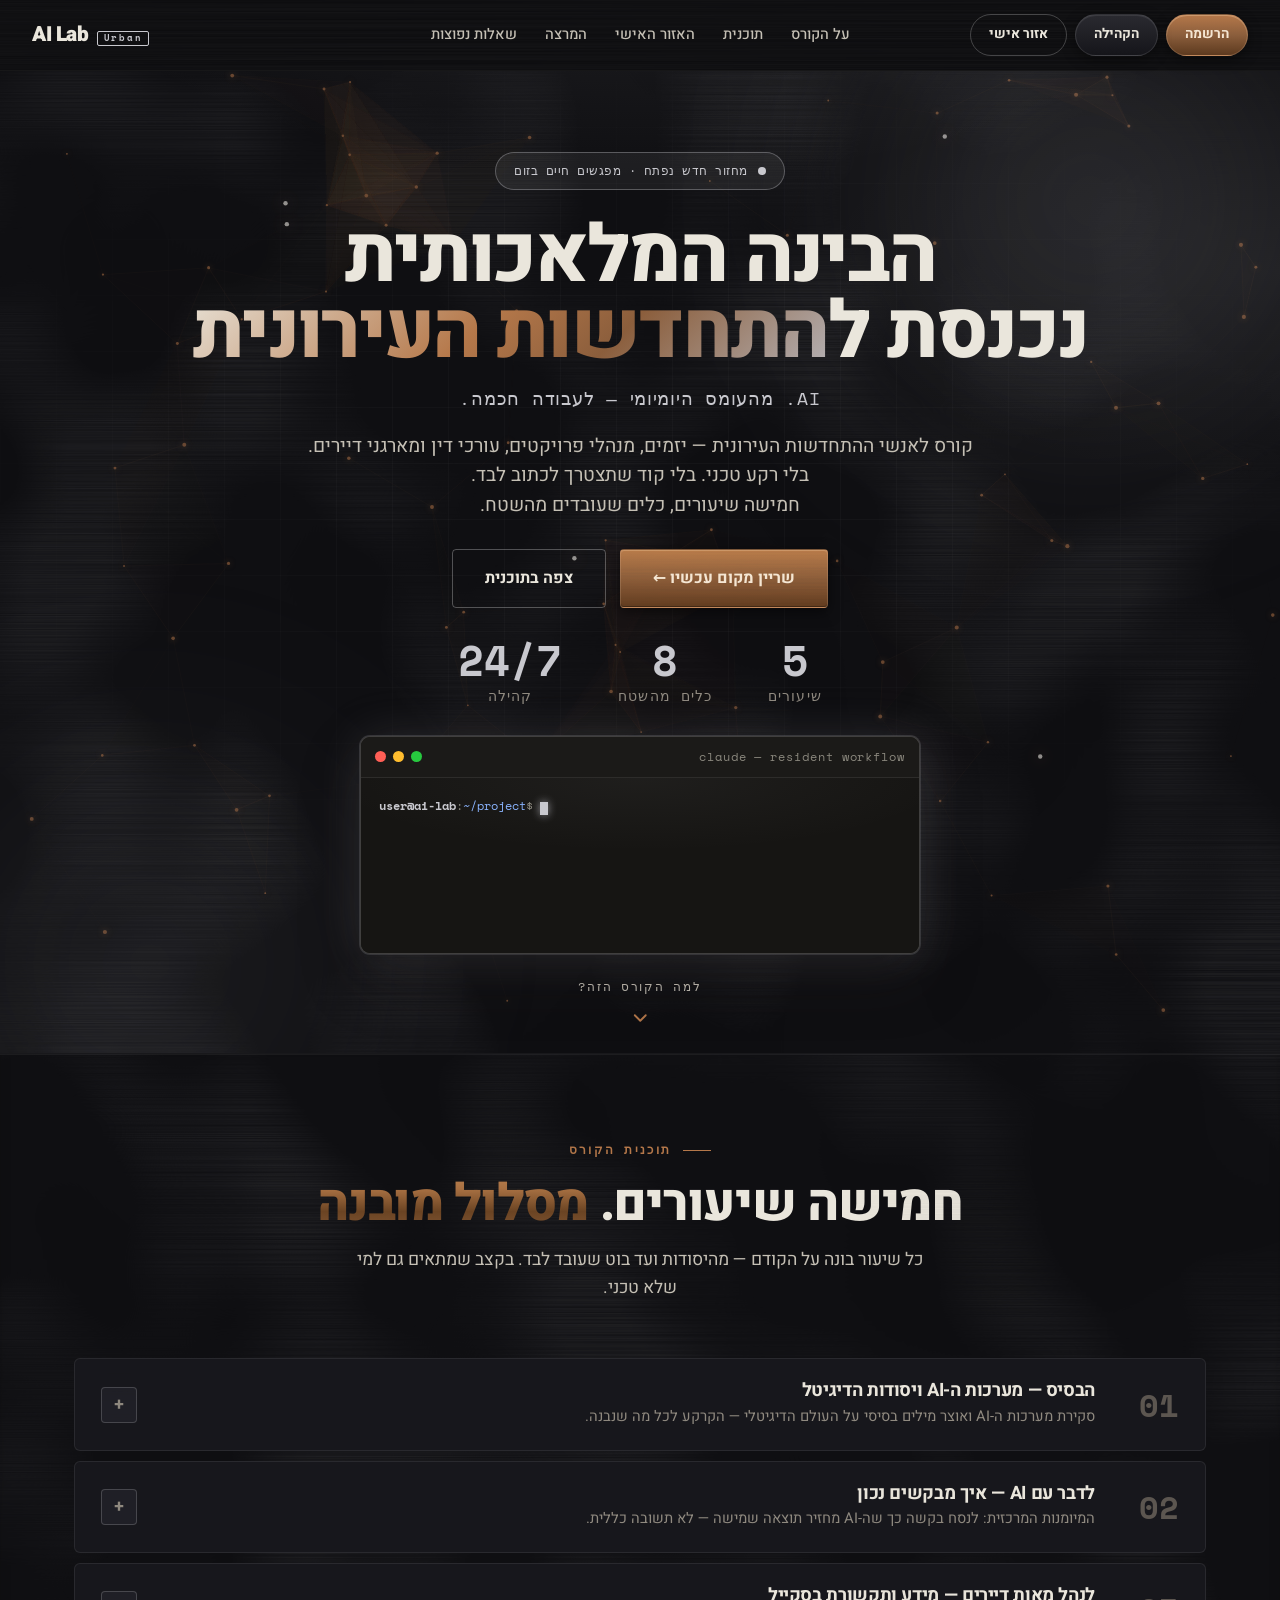
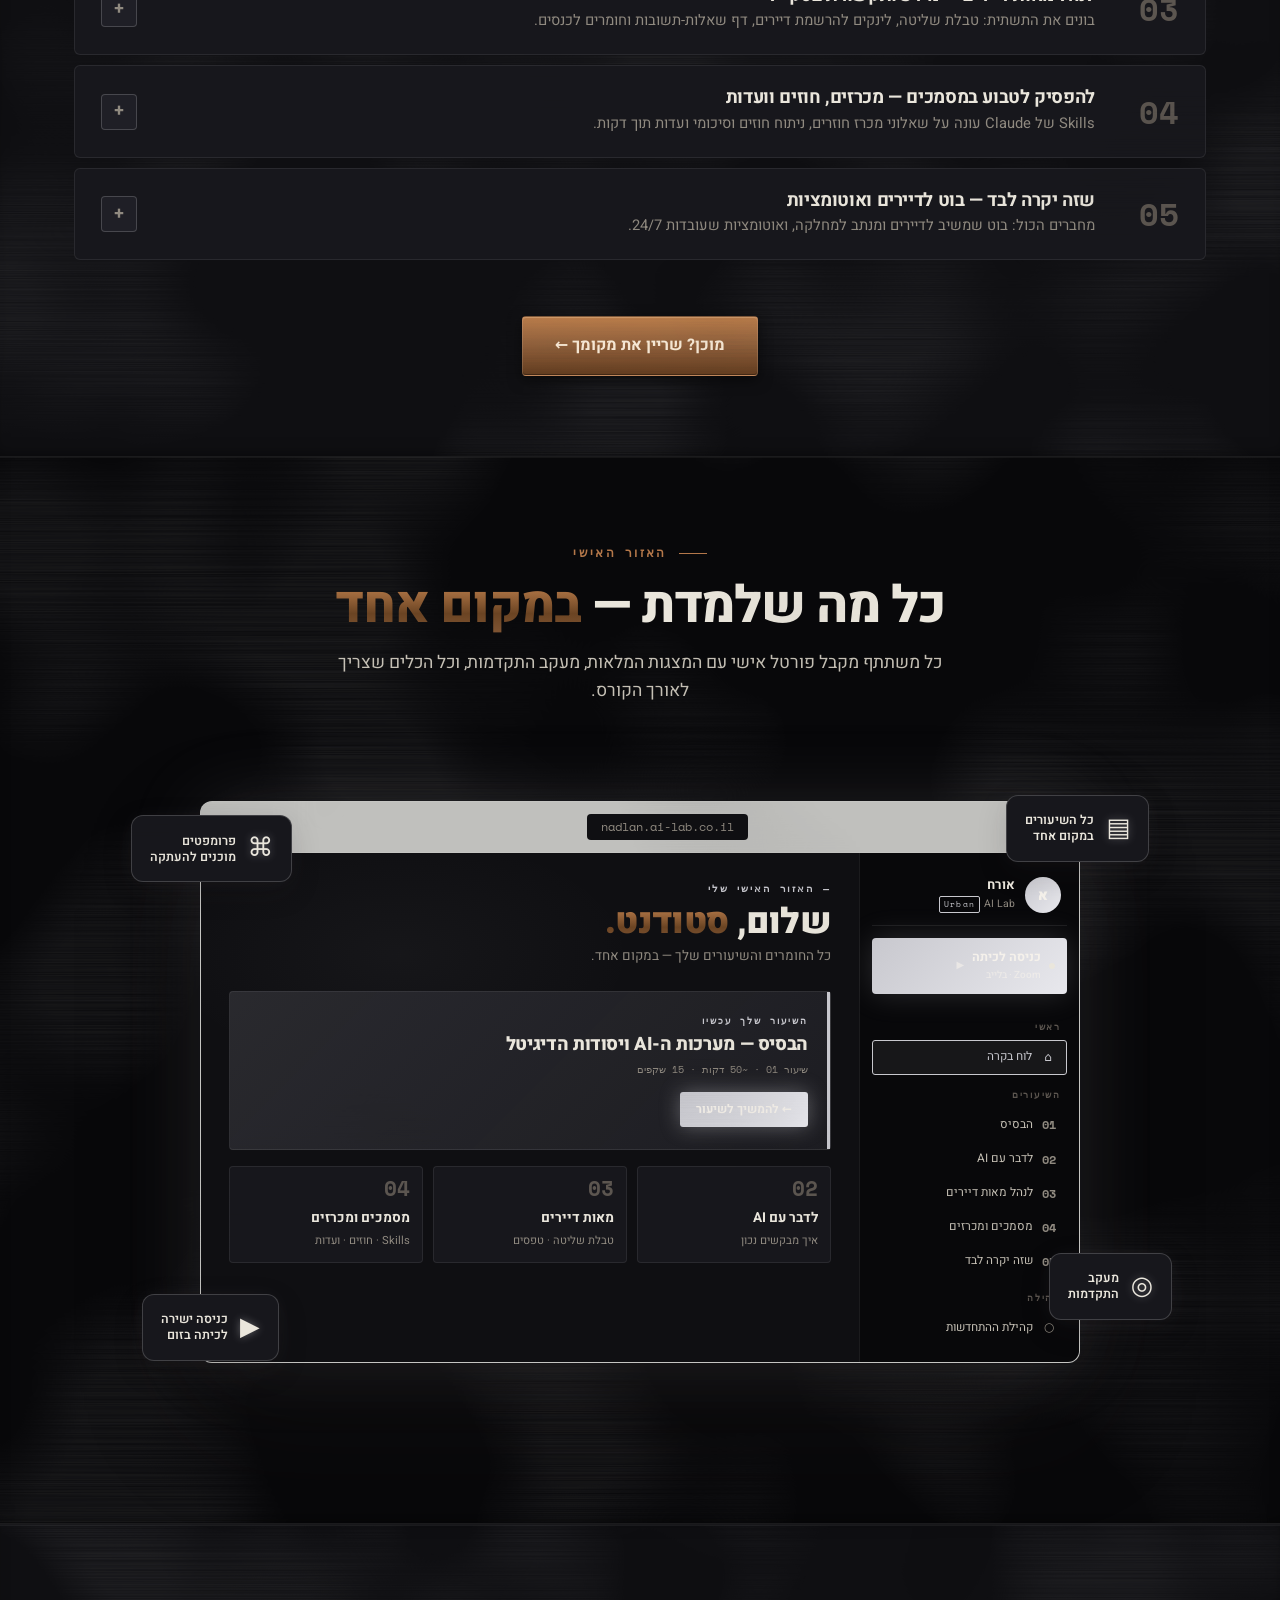
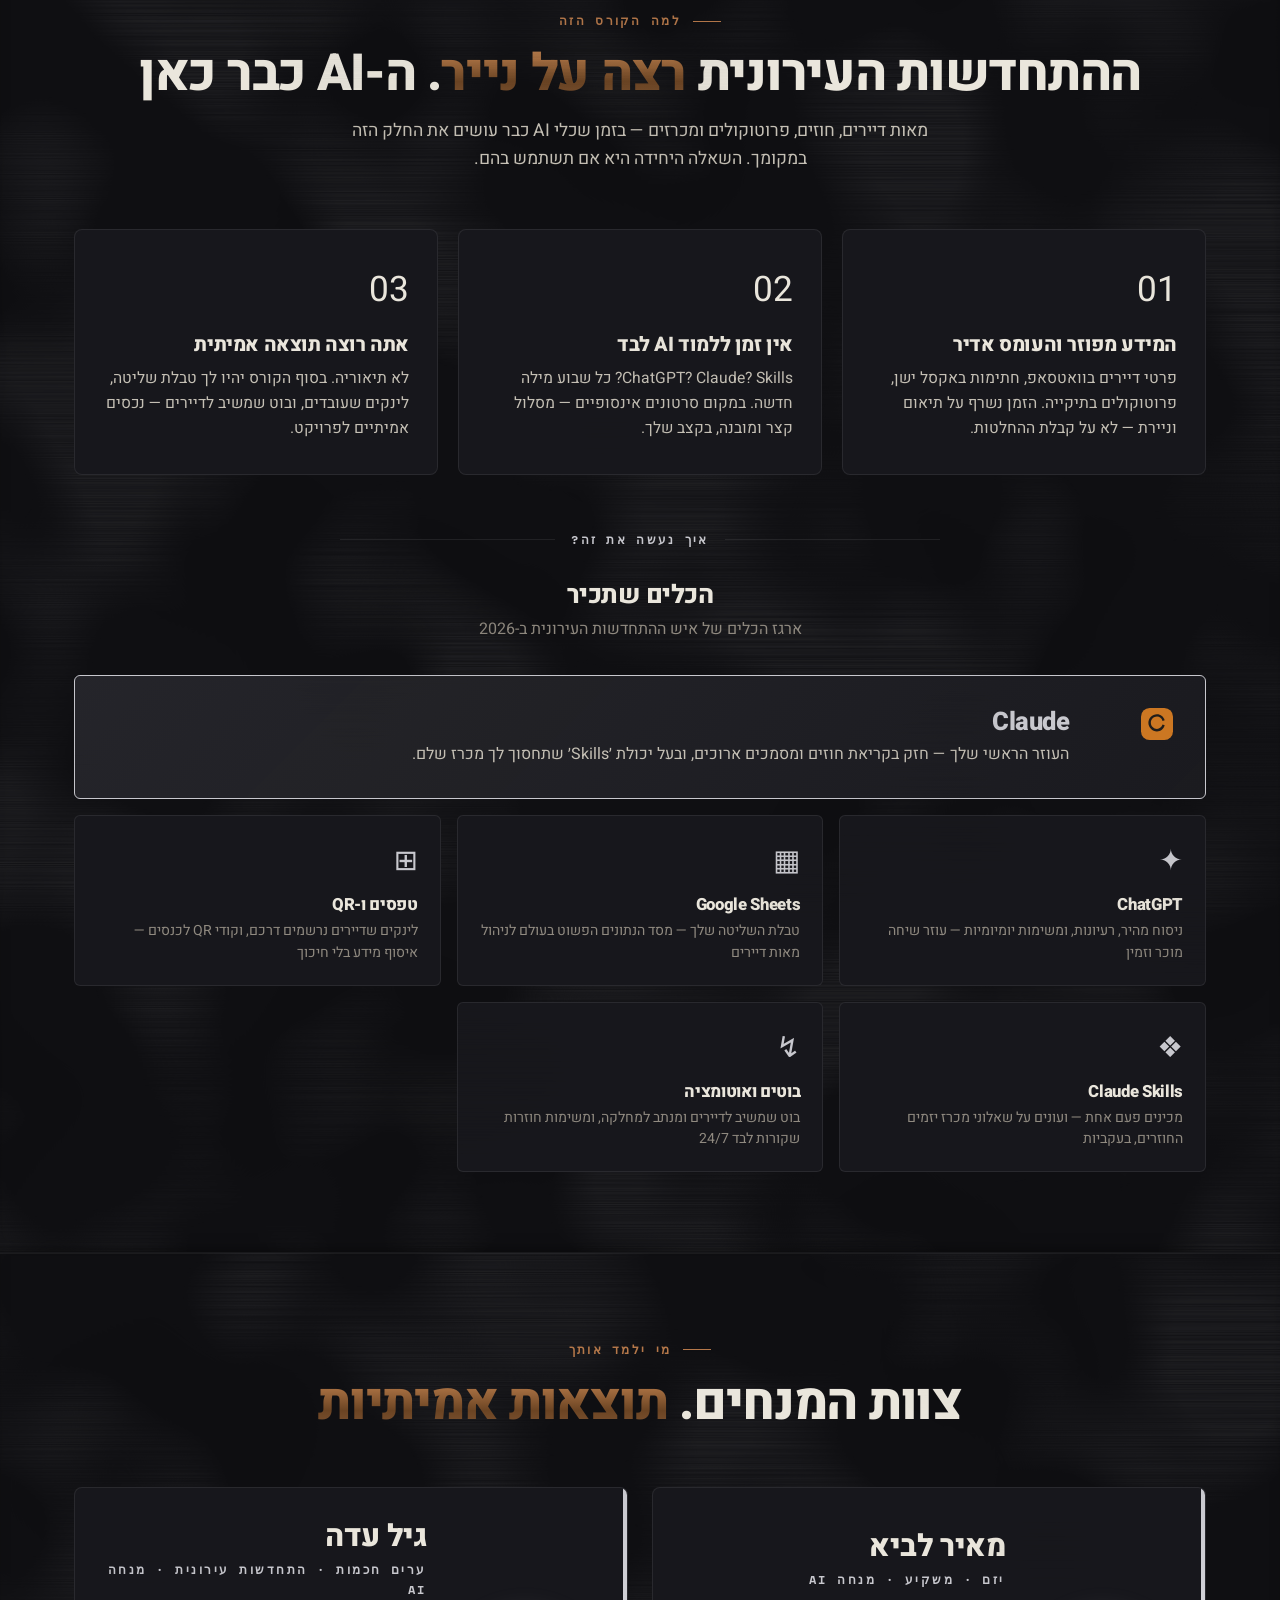
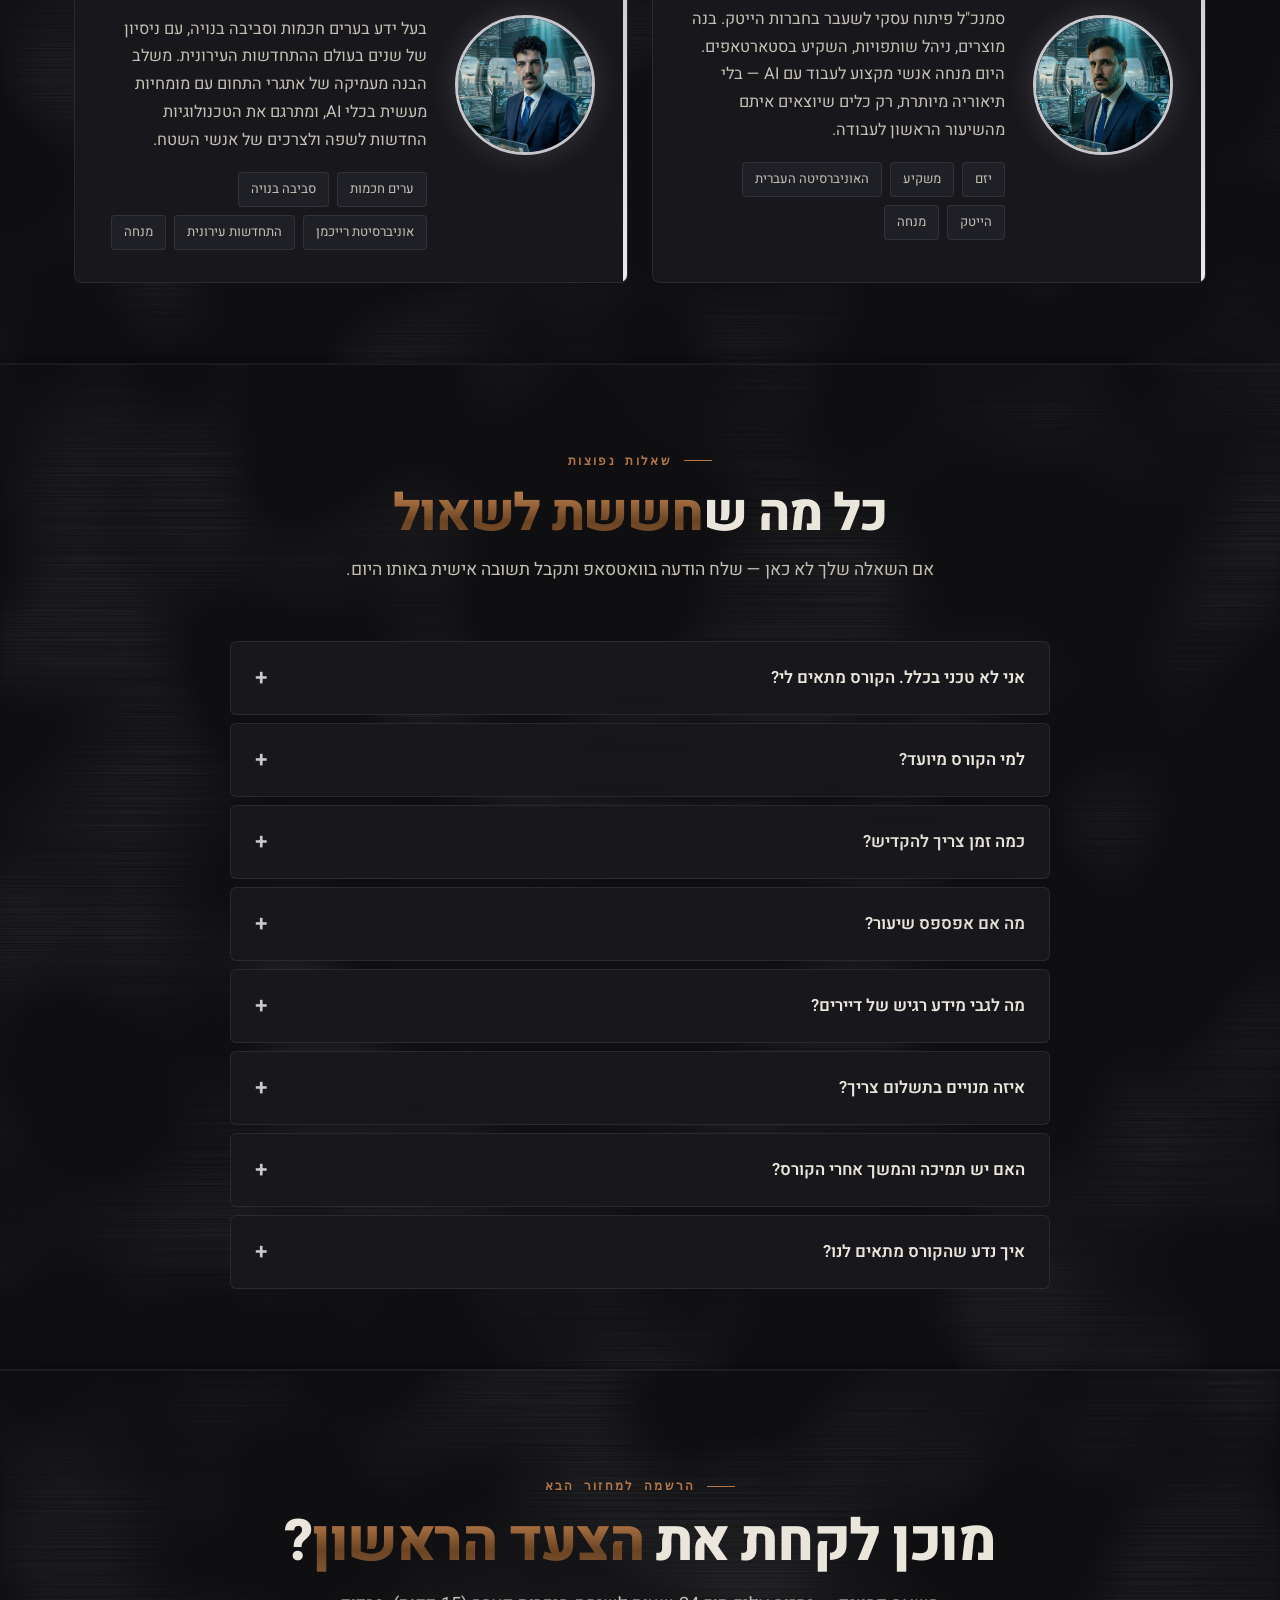
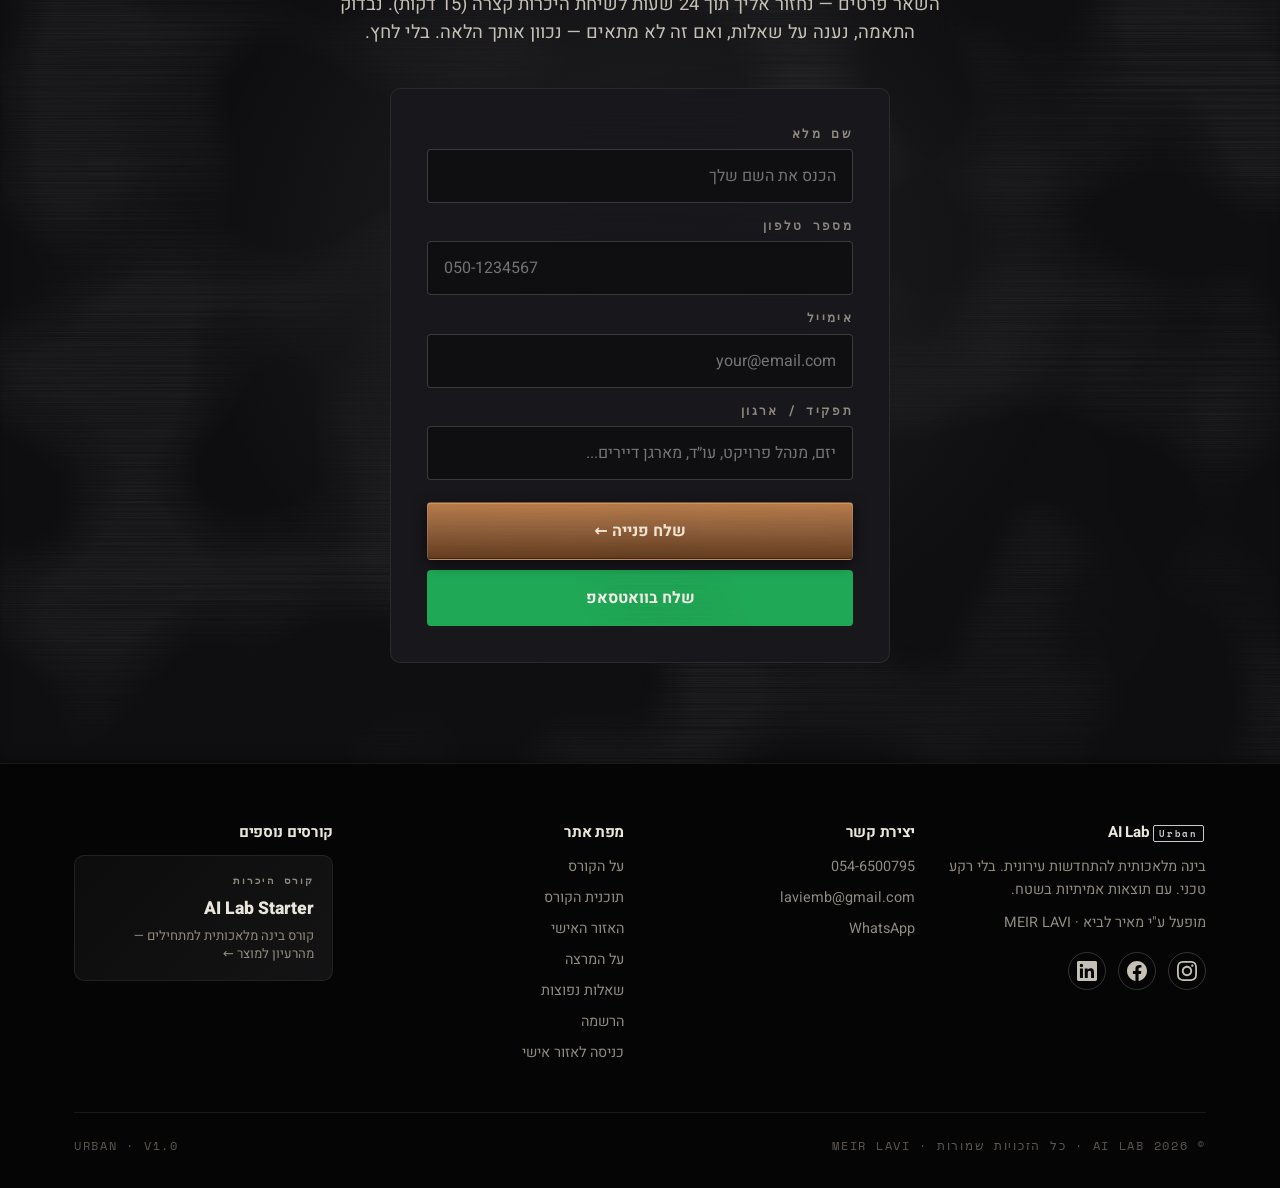
<file: index.html>
<!DOCTYPE html>
<html lang="he" dir="rtl">
<head>
  <meta charset="UTF-8">
  <meta name="viewport" content="width=device-width, initial-scale=1.0">
  <meta name="theme-color" content="#0F0F12">

  <title>AI Lab Urban — בינה מלאכותית להתחדשות עירונית</title>
  <meta name="description" content="קורס בינה מלאכותית לאנשי ההתחדשות העירונית — יזמים, מנהלי פרויקטים, עורכי דין ומארגני דיירים. 5 שיעורים, כלים שעובדים מהשטח.">

  <link rel="icon" href="./favicon.svg" type="image/svg+xml">
  <link rel="icon" href="./favicon-32.png" sizes="32x32" type="image/png">
  <link rel="apple-touch-icon" href="./apple-touch-icon.png">

  <link rel="preconnect" href="https://fonts.googleapis.com">
  <link rel="preconnect" href="https://fonts.gstatic.com" crossorigin>
  <link href="https://fonts.googleapis.com/css2?family=Heebo:wght@300;400;500;600;700;800;900&family=Space+Mono:wght@400;700&display=swap" rel="stylesheet">

  <meta property="og:title" content="AI Lab Urban — בינה מלאכותית להתחדשות עירונית">
  <meta property="og:description" content="5 שיעורים שמכניסים את אנשי ההתחדשות העירונית לעבודה חכמה עם AI.">
  <meta property="og:type" content="website">
  <meta property="og:locale" content="he_IL">

  <link rel="stylesheet" href="./style.css?v=20260522-reorder">

  <!-- Google tag (gtag.js) — Urban Site + Portal -->
  <script async src="https://www.googletagmanager.com/gtag/js?id=G-10FS5VWV2F"></script>
  <script>
    window.dataLayer = window.dataLayer || [];
    function gtag(){dataLayer.push(arguments);}
    gtag('js', new Date());
    gtag('config', 'G-10FS5VWV2F');
  </script>
</head>
<body>

<!-- ============ NAV ============ -->
<nav id="navbar">
  <a href="#" class="nav-logo">
    AI Lab
    <span class="nav-logo-tag">Urban</span>
  </a>
  <ul class="nav-links nav-links-desktop">
    <li><a href="#about">על הקורס</a></li>
    <li><a href="#program">תוכנית</a></li>
    <li><a href="#portal-showcase">האזור האישי</a></li>
    <li><a href="#instructor">המרצה</a></li>
    <li><a href="#faq">שאלות נפוצות</a></li>
  </ul>
  <div class="nav-cta-group">
    <a href="#register" class="nav-cta nav-cta-green">הרשמה</a>
    <a href="https://urban.ai-lab.co.il/portal/#/community" class="nav-cta nav-cta-community">הקהילה</a>
    <a href="https://urban.ai-lab.co.il/portal/" class="nav-cta nav-cta-portal">אזור אישי</a>
  </div>
  <button class="mobile-menu-btn" id="menuBtn" aria-label="תפריט">☰</button>
</nav>
<div class="mobile-menu-panel" id="mobileMenuPanel">
  <div class="mobile-menu-header">
    <span class="mobile-menu-logo">
      AI Lab <span class="nav-logo-tag">Urban</span>
    </span>
    <button class="mobile-close-btn" id="menuCloseBtn" aria-label="סגור תפריט">×</button>
  </div>
  <ul class="mobile-menu-links">
    <li><a href="#about">על הקורס</a></li>
    <li><a href="#program">תוכנית</a></li>
    <li><a href="#portal-showcase">האזור האישי</a></li>
    <li><a href="#instructor">המרצה</a></li>
    <li><a href="#faq">שאלות נפוצות</a></li>
    <li class="mobile-cta-row"><a href="#register" class="mobile-cta-primary">הרשמה</a></li>
    <li><a href="https://urban.ai-lab.co.il/portal/#/community" class="mobile-cta-community">הקהילה</a></li>
    <li><a href="https://urban.ai-lab.co.il/portal/" class="mobile-cta-portal">אזור אישי</a></li>
  </ul>
</div>
<div class="mobile-overlay" id="mobileOverlay"></div>

<!-- ============ HERO ============ -->
<section class="hero">
  <canvas id="heroNeuralCanvas" class="hero-neural-canvas"></canvas>
  <div class="hero-grid"></div>
  <div class="hero-blob hero-blob--a"></div>
  <div class="hero-blob hero-blob--b"></div>

  <div class="container hero-content">
    <div class="hero-badge reveal">
      <span class="pulse-dot"></span>
      מחזור חדש נפתח · מפגשים חיים בזום
    </div>

    <h1 class="reveal">
      הבינה המלאכותית
      <br>
      נכנסת ל<span class="gradient-text">התחדשות העירונית</span>
    </h1>
    <p class="hero-slogan reveal">AI. מהעומס היומיומי — לעבודה חכמה.</p>
    <p class="hero-sub reveal">
      קורס לאנשי ההתחדשות העירונית — יזמים, מנהלי פרויקטים, עורכי דין ומארגני דיירים.
      <br>בלי רקע טכני. בלי קוד שתצטרך לכתוב לבד.
      <br>חמישה שיעורים, כלים שעובדים מהשטח.
    </p>

    <div class="hero-buttons reveal">
      <a href="#register" class="btn-primary">שריין מקום עכשיו ←</a>
      <a href="#program" class="btn-secondary">צפה בתוכנית</a>
    </div>

    <div class="hero-stats reveal">
      <div class="hero-stat">
        <div class="number">5</div>
        <div class="label">שיעורים</div>
      </div>
      <div class="hero-stat">
        <div class="number">8</div>
        <div class="label">כלים מהשטח</div>
      </div>
      <div class="hero-stat">
        <div class="number">24/7</div>
        <div class="label">קהילה</div>
      </div>
    </div>

    <!-- Terminal Demo -->
    <div class="terminal reveal">
      <div class="terminal-header">
        <span class="terminal-dot red"></span>
        <span class="terminal-dot yellow"></span>
        <span class="terminal-dot green"></span>
        <span class="terminal-title">claude — resident workflow</span>
      </div>
      <div class="terminal-body" id="termBody">
        <div class="t-line" data-line="0">
          <span class="t-prompt">user@ai-lab</span><span class="t-sep">:</span><span class="t-path">~/project</span><span class="t-sep">$ </span><span class="t-cmd" id="t-cmd-1"></span><span class="t-caret" id="t-caret-1"></span>
        </div>
        <div class="t-line t-line--hidden" data-line="1">
          <span class="t-claude">claude ›</span>
          <span class="t-out" id="t-cmd-2"></span><span class="t-caret t-caret--off" id="t-caret-2"></span>
        </div>
        <div class="t-line t-line--hidden" data-line="2">
          <span class="t-out t-out--dim" id="t-cmd-3"></span>
        </div>
        <div class="t-line t-line--hidden" data-line="3">
          <span class="t-file" id="t-cmd-4"></span>
        </div>
        <div class="t-line t-line--hidden" data-line="4">
          <span class="t-success" id="t-cmd-5"></span>
        </div>
      </div>
    </div>
  </div>

  <a href="#about" class="hero-scroll-indicator" aria-label="גלול למטה">
    <span>למה הקורס הזה?</span>
    <svg width="22" height="22" viewBox="0 0 24 24" fill="none" stroke="currentColor" stroke-width="2" stroke-linecap="round" stroke-linejoin="round">
      <polyline points="6 9 12 15 18 9"></polyline>
    </svg>
  </a>
</section>

<!-- ============ SYLLABUS ============ -->
<section class="program" id="program">
  <div class="container">
    <div class="section-title reveal">
      <span class="kicker">תוכנית הקורס</span>
      <h2>חמישה שיעורים. <em>מסלול מובנה</em></h2>
      <p>כל שיעור בונה על הקודם — מהיסודות ועד בוט שעובד לבד. בקצב שמתאים גם למי שלא טכני.</p>
    </div>

    <div class="syllabus-list reveal" id="syllabusList">
      <div class="lesson-row" onclick="toggleLesson(1)">
        <div class="lesson-num">01</div>
        <div class="lesson-info">
          <h4>הבסיס — מערכות ה-AI ויסודות הדיגיטל</h4>
          <p>סקירת מערכות ה-AI ואוצר מילים בסיסי על העולם הדיגיטלי — הקרקע לכל מה שנבנה.</p>
        </div>
        <div class="lesson-toggle">+</div>
      </div>
      <div class="lesson-detail" id="lesson-1">
        <div class="lesson-detail-inner">
          <h5>במה נעסוק</h5>
          <ul>
            <li>סקירת מערכות ה-AI — מי השחקנים ומה כל אחד עושה</li>
            <li>AI זה הרבה יותר מצ׳אט — תמלול, תמונה, כלי בנייה ואוטומציה</li>
            <li>איזו מערכת מתאימה לאיזו משימה</li>
            <li>יסודות הדיגיטל: מה זה אתר, מערכת, נתונים, דומיין ואחסון</li>
            <li>אוצר המילים שילווה אותך לאורך כל הקורס</li>
          </ul>
        </div>
      </div>

      <div class="lesson-row" onclick="toggleLesson(2)">
        <div class="lesson-num">02</div>
        <div class="lesson-info">
          <h4>לדבר עם AI — איך מבקשים נכון</h4>
          <p>המיומנות המרכזית: לנסח בקשה כך שה-AI מחזיר תוצאה שמישה — לא תשובה כללית.</p>
        </div>
        <div class="lesson-toggle">+</div>
      </div>
      <div class="lesson-detail" id="lesson-2">
        <div class="lesson-detail-inner">
          <h5>במה נעסוק</h5>
          <ul>
            <li>חמשת המרכיבים של בקשה טובה — תפקיד, הקשר, משימה, פורמט, דוגמה</li>
            <li>בקשה חלשה מול בקשה חזקה — אותה משימה, שתי תוצאות</li>
            <li>ארבע הטעויות שהורסות תוצאות — ואיך להימנע מהן</li>
            <li>לעבוד בשיחה: לתקן ולשפר במקום להתחיל מחדש</li>
            <li>ארבעה פרומפטים מוכנים לעבודה בהתחדשות עירונית</li>
          </ul>
        </div>
      </div>

      <div class="lesson-row" onclick="toggleLesson(3)">
        <div class="lesson-num">03</div>
        <div class="lesson-info">
          <h4>לנהל מאות דיירים — מידע ותקשורת בסקייל</h4>
          <p>בונים את התשתית: טבלת שליטה, לינקים להרשמת דיירים, דף שאלות-תשובות וחומרים לכנסים.</p>
        </div>
        <div class="lesson-toggle">+</div>
      </div>
      <div class="lesson-detail" id="lesson-3">
        <div class="lesson-detail-inner">
          <h5>במה נעסוק</h5>
          <ul>
            <li>טבלת שליטה — מרכז המידע על כל הדיירים</li>
            <li>לינק להרשמת מידע — שהדיירים ממלאים, וזה זורם לטבלה</li>
            <li>דף שאלות-תשובות — לינק אחד שעונה במקומך</li>
            <li>מצגות לכנסי דיירים — מהר ובאיכות</li>
            <li>ברקודים וקודי QR לכנסים — הרשמה ונוכחות</li>
          </ul>
        </div>
      </div>

      <div class="lesson-row" onclick="toggleLesson(4)">
        <div class="lesson-num">04</div>
        <div class="lesson-info">
          <h4>להפסיק לטבוע במסמכים — מכרזים, חוזים וועדות</h4>
          <p>Skills של Claude עונה על שאלוני מכרז חוזרים, ניתוח חוזים וסיכומי ועדות תוך דקות.</p>
        </div>
        <div class="lesson-toggle">+</div>
      </div>
      <div class="lesson-detail" id="lesson-4">
        <div class="lesson-detail-inner">
          <h5>במה נעסוק</h5>
          <ul>
            <li>מה זה Skills של Claude — ולמה זה משנה משחק</li>
            <li>לענות על שאלון מכרז יזמים — תהליך מלא</li>
            <li>לנתח חוזה ולהשוות בין שתי גרסאות</li>
            <li>סיכומי פגישות בעירייה ובוועדות מקומיות ומחוזיות</li>
            <li>כללי הזהב: פרטיות ובדיקה אנושית</li>
          </ul>
        </div>
      </div>

      <div class="lesson-row" onclick="toggleLesson(5)">
        <div class="lesson-num">05</div>
        <div class="lesson-info">
          <h4>שזה יקרה לבד — בוט לדיירים ואוטומציות</h4>
          <p>מחברים הכול: בוט שמשיב לדיירים ומנתב למחלקה, ואוטומציות שעובדות 24/7.</p>
        </div>
        <div class="lesson-toggle">+</div>
      </div>
      <div class="lesson-detail" id="lesson-5">
        <div class="lesson-detail-inner">
          <h5>במה נעסוק</h5>
          <ul>
            <li>מה זו אוטומציה — בשפה פשוטה, ׳אם — אז׳</li>
            <li>בוט שמשיב לדיירים ומנתב למחלקה הרלוונטית</li>
            <li>איך בונים בוט — הדרך הפשוטה והדרך המתקדמת</li>
            <li>אוטומציית טופס-לטבלה — שהמידע מתעדכן לבד</li>
            <li>סיכום הקורס: מה לוקחים מכאן הלאה</li>
          </ul>
        </div>
      </div>
    </div>

    <div class="mid-cta reveal">
      <a href="#register" class="btn-primary">מוכן? שריין את מקומך ←</a>
    </div>
  </div>
</section>

<!-- ============ PORTAL SHOWCASE ============ -->
<section class="portal-showcase" id="portal-showcase">
  <div class="container">
    <div class="section-title reveal">
      <span class="kicker">האזור האישי</span>
      <h2>כל מה שלמדת — <em>במקום אחד</em></h2>
      <p>כל משתתף מקבל פורטל אישי עם המצגות המלאות, מעקב התקדמות, וכל הכלים שצריך לאורך הקורס.</p>
    </div>

    <div class="portal-hero reveal">
      <!-- Orbiting badges -->
      <div class="orbit-badge orbit-tl">
        <span class="ob-emoji">▤</span>
        <span class="ob-text">כל השיעורים<br>במקום אחד</span>
      </div>
      <div class="orbit-badge orbit-tr">
        <span class="ob-emoji">⌘</span>
        <span class="ob-text">פרומפטים<br>מוכנים להעתקה</span>
      </div>
      <div class="orbit-badge orbit-bl">
        <span class="ob-emoji">◎</span>
        <span class="ob-text">מעקב<br>התקדמות</span>
      </div>
      <div class="orbit-badge orbit-br">
        <span class="ob-emoji">▶</span>
        <span class="ob-text">כניסה ישירה<br>לכיתה בזום</span>
      </div>

      <!-- Computer mockup -->
      <div class="portal-mac">
        <div class="portal-mac-bar">
          <span class="pm-dot pm-dot--red"></span>
          <span class="pm-dot pm-dot--yellow"></span>
          <span class="pm-dot pm-dot--green"></span>
          <span class="pm-url">nadlan.ai-lab.co.il</span>
        </div>
        <div class="portal-mac-frame">
          <!-- Sidebar -->
          <aside class="pm-sidebar">
            <div class="pm-side-user">
              <div class="pm-avatar">א</div>
              <div>
                <div class="pm-user-name">אורח</div>
                <div class="pm-user-tag">AI Lab <span>Urban</span></div>
              </div>
            </div>
            <div class="pm-side-cta">
              <span class="pm-side-cta-dot"></span>
              <div>
                <strong>כניסה לכיתה</strong>
                <span>Zoom · בלייב</span>
              </div>
              <span class="pm-side-cta-play">▶</span>
            </div>
            <div class="pm-side-label">ראשי</div>
            <div class="pm-side-item pm-side-item--active"><span>⌂</span>לוח בקרה</div>
            <div class="pm-side-label">השיעורים</div>
            <div class="pm-side-item"><span class="num">01</span>הבסיס</div>
            <div class="pm-side-item"><span class="num">02</span>לדבר עם AI</div>
            <div class="pm-side-item"><span class="num">03</span>לנהל מאות דיירים</div>
            <div class="pm-side-item"><span class="num">04</span>מסמכים ומכרזים</div>
            <div class="pm-side-item"><span class="num">05</span>שזה יקרה לבד</div>
            <div class="pm-side-label">קהילה</div>
            <div class="pm-side-item"><span>○</span>קהילת ההתחדשות</div>
          </aside>

          <!-- Main content -->
          <main class="pm-main">
            <div class="pm-kicker">— האזור האישי שלי</div>
            <div class="pm-greet">שלום, <em>סטודנט.</em></div>
            <div class="pm-greet-sub">כל החומרים והשיעורים שלך — במקום אחד.</div>

            <div class="pm-hero-card">
              <div class="pm-hero-kicker">השיעור שלך עכשיו</div>
              <h3>הבסיס — מערכות ה-AI ויסודות הדיגיטל</h3>
              <div class="pm-hero-meta">שיעור 01 · ~50 דקות · 15 שקפים</div>
              <span class="pm-hero-btn">← להמשיך לשיעור</span>
            </div>

            <div class="pm-tiles">
              <div class="pm-tile">
                <div class="pm-tile-num">02</div>
                <div class="pm-tile-title">לדבר עם AI</div>
                <div class="pm-tile-sub">איך מבקשים נכון</div>
              </div>
              <div class="pm-tile">
                <div class="pm-tile-num">03</div>
                <div class="pm-tile-title">מאות דיירים</div>
                <div class="pm-tile-sub">טבלת שליטה · טפסים</div>
              </div>
              <div class="pm-tile">
                <div class="pm-tile-num">04</div>
                <div class="pm-tile-title">מסמכים ומכרזים</div>
                <div class="pm-tile-sub">Skills · חוזים · ועדות</div>
              </div>
            </div>
          </main>
        </div>
      </div>
    </div>
  </div>
</section>

<!-- ============ ABOUT / PROBLEM ============ -->
<section class="problem" id="about">
  <div class="container">
    <div class="section-title reveal">
      <span class="kicker">למה הקורס הזה</span>
      <h2>ההתחדשות העירונית <em>רצה על נייר</em>. ה-AI כבר כאן</h2>
      <p>מאות דיירים, חוזים, פרוטוקולים ומכרזים — בזמן שכלי AI כבר עושים את החלק הזה במקומך. השאלה היחידה היא אם תשתמש בהם.</p>
    </div>

    <div class="problem-grid">
      <div class="problem-card reveal">
        <div class="problem-icon">01</div>
        <h3>המידע מפוזר והעומס אדיר</h3>
        <p>פרטי דיירים בוואטסאפ, חתימות באקסל ישן, פרוטוקולים בתיקייה. הזמן נשרף על תיאום וניירת — לא על קבלת ההחלטות.</p>
      </div>
      <div class="problem-card reveal">
        <div class="problem-icon">02</div>
        <h3>אין זמן ללמוד AI לבד</h3>
        <p>ChatGPT? Claude? Skills? כל שבוע מילה חדשה. במקום סרטונים אינסופיים — מסלול קצר ומובנה, בקצב שלך.</p>
      </div>
      <div class="problem-card reveal">
        <div class="problem-icon">03</div>
        <h3>אתה רוצה תוצאה אמיתית</h3>
        <p>לא תיאוריה. בסוף הקורס יהיו לך טבלת שליטה, לינקים שעובדים, ובוט שמשיב לדיירים — נכסים אמיתיים לפרויקט.</p>
      </div>
    </div>

    <!-- Sub-section divider -->
    <div class="section-sub-divider reveal">
      <span class="sub-divider-line"></span>
      <span class="sub-divider-text">איך נעשה את זה?</span>
      <span class="sub-divider-line"></span>
    </div>

    <div class="section-subtitle reveal">
      <h3>הכלים שתכיר</h3>
      <p>ארגז הכלים של איש ההתחדשות העירונית ב-2026</p>
    </div>

    <div class="skills-grid">
      <div class="skill-card skill-card--featured reveal">
        <div class="skill-card-icon">
          <svg width="32" height="32" viewBox="0 0 52 52" fill="none">
            <rect width="52" height="52" rx="14" fill="#CC7722"/>
            <path d="M26 10 C32 10 37 14 38.5 20 L35 21 C33.8 16.8 30.2 14 26 14 C20.5 14 16 18.5 16 24 C16 29.5 20.5 34 26 34 C30.2 34 33.8 31.2 35 27 L38.5 28 C37 34 32 38 26 38 C18.3 38 12 31.7 12 24 C12 16.3 18.3 10 26 10Z" fill="#1F1D1B"/>
          </svg>
        </div>
        <div>
          <h4>Claude</h4>
          <p>העוזר הראשי שלך — חזק בקריאת חוזים ומסמכים ארוכים, ובעל יכולת ׳Skills׳ שתחסוך לך מכרז שלם.</p>
        </div>
      </div>
      <div class="skill-card reveal">
        <div class="skill-card-icon">✦</div>
        <h4>ChatGPT</h4>
        <p>ניסוח מהיר, רעיונות, ומשימות יומיומיות — עוזר שיחה מוכר וזמין</p>
      </div>
      <div class="skill-card reveal">
        <div class="skill-card-icon">▦</div>
        <h4>Google Sheets</h4>
        <p>טבלת השליטה שלך — מסד הנתונים הפשוט בעולם לניהול מאות דיירים</p>
      </div>
      <div class="skill-card reveal">
        <div class="skill-card-icon">⊞</div>
        <h4>טפסים ו-QR</h4>
        <p>לינקים שדיירים נרשמים דרכם, וקודי QR לכנסים — איסוף מידע בלי חיכוך</p>
      </div>
      <div class="skill-card reveal">
        <div class="skill-card-icon">❖</div>
        <h4>Claude Skills</h4>
        <p>מכינים פעם אחת — ועונים על שאלוני מכרז יזמים החוזרים, בעקביות</p>
      </div>
      <div class="skill-card reveal">
        <div class="skill-card-icon">↯</div>
        <h4>בוטים ואוטומציה</h4>
        <p>בוט שמשיב לדיירים ומנתב למחלקה, ומשימות חוזרות שקורות לבד 24/7</p>
      </div>
    </div>
  </div>
</section>

<!-- ============ TESTIMONIALS ============ -->
<section class="testimonials-section" id="testimonials">
  <div class="container">
    <div class="tt-head reveal">
      <span class="tt-badge">משתתפים מספרים</span>
      <h2>מה אומרים אנשים <em>מהשטח</em></h2>
      <p>אנשי מקצוע מעולם ההתחדשות העירונית שעברו את המסלול וראו את ההבדל בעבודה היומיומית.</p>
    </div>
  </div>

  <div class="testimonials">
    <div class="testimonials-row">
      <div class="testimonial-card">
        <div class="testimonial-stars">★★★★★</div>
        <p>"בניתי טבלת שליטה אחת לכל הדיירים בפרויקט. במקום לחפש מידע בעשרה מקומות — הכול מול העיניים. שינוי אמיתי."</p>
        <div class="testimonial-author">
          <div class="testimonial-avatar">א</div>
          <div>
            <div class="testimonial-author-name">אבי נחמיאס</div>
            <div class="testimonial-author-role">מנהל פרויקטים · פינוי-בינוי</div>
          </div>
        </div>
      </div>
      <div class="testimonial-card">
        <div class="testimonial-stars">★★★★★</div>
        <p>"שאלון מכרז שלקח לי שלושה ימים — היום נסגר בשעות. ה-Skill של Claude זוכר את כל התשובות הקבועות שלי."</p>
        <div class="testimonial-author">
          <div class="testimonial-avatar">ע</div>
          <div>
            <div class="testimonial-author-name">עו״ד ענת ברגר</div>
            <div class="testimonial-author-role">עורכת דין · התחדשות עירונית</div>
          </div>
        </div>
      </div>
      <div class="testimonial-card">
        <div class="testimonial-stars">★★★★★</div>
        <p>"הקורס לא טכני, וזה בדיוק מה שחיפשתי. כל שיעור הסביר רעיון אחד וברור — ויצאתי איתו לעבודה למחרת."</p>
        <div class="testimonial-author">
          <div class="testimonial-avatar">ד</div>
          <div>
            <div class="testimonial-author-name">דנה שגב</div>
            <div class="testimonial-author-role">מארגנת דיירים</div>
          </div>
        </div>
      </div>
      <div class="testimonial-card">
        <div class="testimonial-stars">★★★★★</div>
        <p>"מענה לדיירים היה בור בלי תחתית. עכשיו יש לי דף שאלות-תשובות ובוט — רוב הפניות נסגרות בלעדיי."</p>
        <div class="testimonial-author">
          <div class="testimonial-avatar">י</div>
          <div>
            <div class="testimonial-author-name">יואב קסטל</div>
            <div class="testimonial-author-role">יזם · תמ״א 38</div>
          </div>
        </div>
      </div>
      <div class="testimonial-card">
        <div class="testimonial-stars">★★★★★</div>
        <p>"סיכומי ועדות שהיו גוזלים לי ערב שלם — מוכנים תוך עשר דקות, ומסומן בהם בדיוק מה דורש פעולה מצדי."</p>
        <div class="testimonial-author">
          <div class="testimonial-avatar">מ</div>
          <div>
            <div class="testimonial-author-name">מירב לוינסון</div>
            <div class="testimonial-author-role">מנהלת אגף · רשות מקומית</div>
          </div>
        </div>
      </div>
      <div class="testimonial-card" aria-hidden="true">
        <div class="testimonial-stars">★★★★★</div>
        <p>"בניתי טבלת שליטה אחת לכל הדיירים בפרויקט. במקום לחפש מידע בעשרה מקומות — הכול מול העיניים."</p>
        <div class="testimonial-author">
          <div class="testimonial-avatar">א</div>
          <div>
            <div class="testimonial-author-name">אבי נחמיאס</div>
            <div class="testimonial-author-role">מנהל פרויקטים · פינוי-בינוי</div>
          </div>
        </div>
      </div>
      <div class="testimonial-card" aria-hidden="true">
        <div class="testimonial-stars">★★★★★</div>
        <p>"שאלון מכרז שלקח לי שלושה ימים — היום נסגר בשעות."</p>
        <div class="testimonial-author">
          <div class="testimonial-avatar">ע</div>
          <div>
            <div class="testimonial-author-name">עו״ד ענת ברגר</div>
            <div class="testimonial-author-role">עורכת דין · התחדשות עירונית</div>
          </div>
        </div>
      </div>
    </div>

    <div class="testimonials-row reverse">
      <div class="testimonial-card">
        <div class="testimonial-stars">★★★★★</div>
        <p>"מאיר עוצר לוודא שכולם הבינו. הקצב מתאים גם למי שלא נגע ב-AI מימיו. אין מצב להישאר מאחור."</p>
        <div class="testimonial-author">
          <div class="testimonial-avatar">ר</div>
          <div>
            <div class="testimonial-author-name">רונן אספיר</div>
            <div class="testimonial-author-role">מנהל פיתוח עסקי · יזמות נדל״ן</div>
          </div>
        </div>
      </div>
      <div class="testimonial-card">
        <div class="testimonial-stars">★★★★★</div>
        <p>"האזור האישי הוא נכס בפני עצמו — כל המצגות, הפרומפטים והכלים מסודרים. חוזרים אליהם שוב ושוב."</p>
        <div class="testimonial-author">
          <div class="testimonial-avatar">ש</div>
          <div>
            <div class="testimonial-author-name">שירין חדאד</div>
            <div class="testimonial-author-role">רכזת פרויקטים · חברה יזמית</div>
          </div>
        </div>
      </div>
      <div class="testimonial-card">
        <div class="testimonial-stars">★★★★★</div>
        <p>"חששתי שזה יהיה מסובך מדי. בפועל — פשוט וברור. מסיים את הקורס עם כלים שאני כבר משתמש בהם בפרויקט."</p>
        <div class="testimonial-author">
          <div class="testimonial-avatar">ג</div>
          <div>
            <div class="testimonial-author-name">גיא ולדמן</div>
            <div class="testimonial-author-role">יזם · התחדשות עירונית</div>
          </div>
        </div>
      </div>
      <div class="testimonial-card">
        <div class="testimonial-stars">★★★★★</div>
        <p>"הקהילה שווה את הקורס לבדה. אנשי מקצוע משתפים פרומפטים שעבדו — לומדים אחד מהשני כל הזמן."</p>
        <div class="testimonial-author">
          <div class="testimonial-avatar">ת</div>
          <div>
            <div class="testimonial-author-name">תמר אלון</div>
            <div class="testimonial-author-role">מנהלת פרויקט · רשות מקומית</div>
          </div>
        </div>
      </div>
      <div class="testimonial-card">
        <div class="testimonial-stars">★★★★★</div>
        <p>"תרגום שפה משפטית לשפה אנושית הוריד לי חצי מההתנגדויות. דיירים שמבינים — מתנגדים פחות."</p>
        <div class="testimonial-author">
          <div class="testimonial-avatar">ח</div>
          <div>
            <div class="testimonial-author-name">חיים פדידה</div>
            <div class="testimonial-author-role">מארגן דיירים</div>
          </div>
        </div>
      </div>
      <div class="testimonial-card" aria-hidden="true">
        <div class="testimonial-stars">★★★★★</div>
        <p>"מאיר עוצר לוודא שכולם הבינו. הקצב מתאים גם למי שלא נגע ב-AI מימיו."</p>
        <div class="testimonial-author">
          <div class="testimonial-avatar">ר</div>
          <div>
            <div class="testimonial-author-name">רונן אספיר</div>
            <div class="testimonial-author-role">מנהל פיתוח עסקי · יזמות נדל״ן</div>
          </div>
        </div>
      </div>
      <div class="testimonial-card" aria-hidden="true">
        <div class="testimonial-stars">★★★★★</div>
        <p>"האזור האישי הוא נכס בפני עצמו — כל המצגות, הפרומפטים והכלים מסודרים."</p>
        <div class="testimonial-author">
          <div class="testimonial-avatar">ש</div>
          <div>
            <div class="testimonial-author-name">שירין חדאד</div>
            <div class="testimonial-author-role">רכזת פרויקטים · חברה יזמית</div>
          </div>
        </div>
      </div>
    </div>
  </div>
</section>

<!-- ============ INSTRUCTOR ============ -->
<section class="instructor-section" id="instructor">
  <div class="container">
    <div class="section-title reveal">
      <span class="kicker">מי ילמד אותך</span>
      <h2>צוות המנחים. <em>תוצאות אמיתיות</em></h2>
    </div>
    <div class="instructors-grid">
      <div class="instructor-card reveal">
        <div class="instructor-avatar">
          <img src="meir.jpg" alt="מאיר לביא — מרצה הקורס" loading="lazy">
        </div>
        <div class="instructor-info">
          <h3>מאיר לביא</h3>
          <div class="title">יזם · משקיע · מנחה AI</div>
          <p>סמנכ"ל פיתוח עסקי לשעבר בחברות הייטק. בנה מוצרים, ניהל שותפויות, השקיע בסטארטאפים. היום מנחה אנשי מקצוע לעבוד עם AI — בלי תיאוריה מיותרת, רק כלים שיוצאים איתם מהשיעור הראשון לעבודה.</p>
          <div class="instructor-tags">
            <span>יזם</span>
            <span>משקיע</span>
            <span>האוניברסיטה העברית</span>
            <span>הייטק</span>
            <span>מנחה</span>
          </div>
        </div>
      </div>
      <div class="instructor-card reveal">
        <div class="instructor-avatar">
          <img src="gil.jpg" alt="גיל עדה — מרצה הקורס" width="140" height="140" loading="lazy">
        </div>
        <div class="instructor-info">
          <h3>גיל עדה</h3>
          <div class="title">ערים חכמות · התחדשות עירונית · מנחה AI</div>
          <p>בעל ידע בערים חכמות וסביבה בנויה, עם ניסיון של שנים בעולם ההתחדשות העירונית. משלב הבנה מעמיקה של אתגרי התחום עם מומחיות מעשית בכלי AI, ומתרגם את הטכנולוגיות החדשות לשפה ולצרכים של אנשי השטח.</p>
          <div class="instructor-tags">
            <span>ערים חכמות</span>
            <span>סביבה בנויה</span>
            <span>אוניברסיטת רייכמן</span>
            <span>התחדשות עירונית</span>
            <span>מנחה</span>
          </div>
        </div>
      </div>
    </div>
  </div>
</section>

<!-- ============ FAQ ============ -->
<section class="faq-section" id="faq">
  <div class="container">
    <div class="section-title reveal">
      <span class="kicker">שאלות נפוצות</span>
      <h2>כל מה ש<em>חששת לשאול</em></h2>
      <p>אם השאלה שלך לא כאן — שלח הודעה בוואטסאפ ותקבל תשובה אישית באותו היום.</p>
    </div>

    <div class="faq-list reveal">
      <div class="faq-item">
        <button class="faq-question" onclick="toggleFaq(this)">אני לא טכני בכלל. הקורס מתאים לי?</button>
        <div class="faq-answer">
          כן, וזה בדיוק קהל היעד. הקורס נבנה לאנשי ההתחדשות העירונית בלי רקע טכני — נסביר כל מושג חדש, ונראה כל פעולה צעד-צעד. שיעור 1 כולו מוקדש לבסיס.
        </div>
      </div>
      <div class="faq-item">
        <button class="faq-question" onclick="toggleFaq(this)">למי הקורס מיועד?</button>
        <div class="faq-answer">
          ליזמים, מנהלי פרויקטים, עורכי דין בתחום ההתחדשות העירונית, מארגני דיירים, ובעלי תפקידים ברשויות מקומיות — כל מי שעובד מול דיירים, מסמכים ומכרזים.
        </div>
      </div>
      <div class="faq-item">
        <button class="faq-question" onclick="toggleFaq(this)">כמה זמן צריך להקדיש?</button>
        <div class="faq-answer">
          השיעור עצמו 45-55 דקות, פעם בשבוע. בנוסף משימת תרגול של כשעה — אופציונלית, על משימה אמיתית מהעבודה שלך. סה"כ כ-2-3 שעות בשבוע.
        </div>
      </div>
      <div class="faq-item">
        <button class="faq-question" onclick="toggleFaq(this)">מה אם אפספס שיעור?</button>
        <div class="faq-answer">
          כל שיעור מוקלט ועולה לאזור האישי תוך 24 שעות. בנוסף, המצגת המלאה זמינה לעיון בכל עת — אפשר לחזור על שיעור גם חודש אחרי.
        </div>
      </div>
      <div class="faq-item">
        <button class="faq-question" onclick="toggleFaq(this)">מה לגבי מידע רגיש של דיירים?</button>
        <div class="faq-answer">
          נושא חשוב — ומוקדש לו חלק בשיעור 4. נלמד מה מותר ומה אסור להעלות, איך מסירים פרטים מזהים, ולמה כל ממצא משפטי עובר תמיד בדיקה ואישור אנושי.
        </div>
      </div>
      <div class="faq-item">
        <button class="faq-question" onclick="toggleFaq(this)">איזה מנויים בתשלום צריך?</button>
        <div class="faq-answer">
          לרוב המשימות הגרסאות החינמיות מספיקות. למשימות המתקדמות — ניתוח מסמכים ארוכים ו-Skills — מומלץ מנוי <strong>Claude Pro</strong> ($20 לחודש). נסביר בדיוק מתי זה נדרש.
        </div>
      </div>
      <div class="faq-item">
        <button class="faq-question" onclick="toggleFaq(this)">האם יש תמיכה והמשך אחרי הקורס?</button>
        <div class="faq-answer">
          כן. יש קהילת התחדשות עירונית פעילה — שואלים, משתפים פרומפטים שעבדו, ולומדים זה מזה. המרצה זמין לשאלות, והקהילה ממשיכה גם אחרי שהקורס נגמר.
        </div>
      </div>
      <div class="faq-item">
        <button class="faq-question" onclick="toggleFaq(this)">איך נדע שהקורס מתאים לנו?</button>
        <div class="faq-answer">
          השאר פרטים — נחזור אליך, נתאם שיחה קצרה (15 דקות), ונבדוק יחד אם הקורס מתאים. אפשר גם להתאים מחזור ייעודי לארגון או לחברה.
        </div>
      </div>
    </div>
  </div>
</section>

<!-- ============ REGISTER ============ -->
<section class="cta-section" id="register">
  <div class="container">
    <span class="kicker reveal" style="justify-content:center;">הרשמה למחזור הבא</span>
    <h2 class="reveal">מוכן לקחת את <em>הצעד הראשון</em>?</h2>
    <p class="cta-sub reveal">השאר פרטים — נחזור אליך תוך 24 שעות לשיחת היכרות קצרה (15 דקות). נבדוק התאמה, נענה על שאלות, ואם זה לא מתאים — נכוון אותך הלאה. בלי לחץ.</p>

    <form class="cta-form reveal" id="contactForm" onsubmit="return submitForm(event)">
      <input type="hidden" name="access_key" value="9ba5abaf-d501-44db-a33d-d5028c89e0ef">
      <input type="hidden" name="subject" value="פנייה חדשה — AI Lab Urban">
      <input type="hidden" name="from_name" value="AI Lab Urban — אתר תדמית">
      <div class="form-group">
        <label for="name">שם מלא</label>
        <input type="text" id="name" name="name" placeholder="הכנס את השם שלך" required>
      </div>
      <div class="form-group">
        <label for="phone">מספר טלפון</label>
        <input type="tel" id="phone" name="phone" placeholder="050-1234567" required>
      </div>
      <div class="form-group">
        <label for="email">אימייל</label>
        <input type="email" id="email" name="email" placeholder="your@email.com" required>
      </div>
      <div class="form-group">
        <label for="role">תפקיד / ארגון</label>
        <input type="text" id="role" name="role" placeholder="יזם, מנהל פרויקט, עו״ד, מארגן דיירים...">
      </div>
      <div class="form-buttons">
        <button type="submit" class="btn-primary">שלח פנייה ←</button>
        <button type="button" class="btn-whatsapp" onclick="sendWhatsApp()">שלח בוואטסאפ</button>
      </div>
      <div class="form-success" id="formSuccess">
        ✓ הפנייה התקבלה. נחזור אליך תוך 24 שעות.
      </div>
    </form>
  </div>
</section>

<!-- ============ FOOTER ============ -->
<footer class="footer">
  <div class="container">
    <div class="footer-grid">
      <div class="footer-col">
        <h4>AI Lab <span class="footer-tag">Urban</span></h4>
        <p>בינה מלאכותית להתחדשות עירונית. בלי רקע טכני. עם תוצאות אמיתיות בשטח.</p>
        <p style="margin-top:10px;">מופעל ע"י מאיר לביא · MEIR LAVI</p>
        <div class="footer-social">
          <a href="https://www.instagram.com/ai.lab.il" target="_blank" rel="noopener" aria-label="Instagram">
            <svg width="20" height="20" viewBox="0 0 24 24" fill="currentColor"><path d="M12 2.163c3.204 0 3.584.012 4.85.07 3.252.148 4.771 1.691 4.919 4.919.058 1.265.069 1.645.069 4.849 0 3.205-.012 3.584-.069 4.849-.149 3.225-1.664 4.771-4.919 4.919-1.266.058-1.644.07-4.85.07-3.204 0-3.584-.012-4.849-.07-3.26-.149-4.771-1.699-4.919-4.92-.058-1.265-.07-1.644-.07-4.849 0-3.204.013-3.583.07-4.849.149-3.227 1.664-4.771 4.919-4.919 1.266-.057 1.645-.069 4.849-.069zm0-2.163c-3.259 0-3.667.014-4.947.072-4.358.2-6.78 2.618-6.98 6.98-.059 1.281-.073 1.689-.073 4.948 0 3.259.014 3.668.072 4.948.2 4.358 2.618 6.78 6.98 6.98 1.281.058 1.689.072 4.948.072 3.259 0 3.668-.014 4.948-.072 4.354-.2 6.782-2.618 6.979-6.98.059-1.28.073-1.689.073-4.948 0-3.259-.014-3.667-.072-4.947-.196-4.354-2.617-6.78-6.979-6.98-1.281-.059-1.69-.073-4.949-.073zm0 5.838c-3.403 0-6.162 2.759-6.162 6.162s2.759 6.163 6.162 6.163 6.162-2.759 6.162-6.163c0-3.403-2.759-6.162-6.162-6.162zm0 10.162c-2.209 0-4-1.79-4-4 0-2.209 1.791-4 4-4s4 1.791 4 4c0 2.21-1.791 4-4 4zm6.406-11.845c-.796 0-1.441.645-1.441 1.44s.645 1.44 1.441 1.44c.795 0 1.439-.645 1.439-1.44s-.644-1.44-1.439-1.44z"/></svg>
          </a>
          <a href="https://www.facebook.com/share/18CXmH7Zum/" target="_blank" rel="noopener" aria-label="Facebook">
            <svg width="20" height="20" viewBox="0 0 24 24" fill="currentColor"><path d="M24 12.073c0-6.627-5.373-12-12-12s-12 5.373-12 12c0 5.99 4.388 10.954 10.125 11.854v-8.385H7.078v-3.47h3.047V9.43c0-3.007 1.792-4.669 4.533-4.669 1.312 0 2.686.235 2.686.235v2.953H15.83c-1.491 0-1.956.925-1.956 1.874v2.25h3.328l-.532 3.47h-2.796v8.385C19.612 23.027 24 18.062 24 12.073z"/></svg>
          </a>
          <a href="https://www.linkedin.com/in/meirlavi" target="_blank" rel="noopener" aria-label="LinkedIn">
            <svg width="20" height="20" viewBox="0 0 24 24" fill="currentColor"><path d="M20.447 20.452h-3.554v-5.569c0-1.328-.027-3.037-1.852-3.037-1.853 0-2.136 1.445-2.136 2.939v5.667H9.351V9h3.414v1.561h.046c.477-.9 1.637-1.85 3.37-1.85 3.601 0 4.267 2.37 4.267 5.455v6.286zM5.337 7.433a2.062 2.062 0 01-2.063-2.065 2.064 2.064 0 112.063 2.065zm1.782 13.019H3.555V9h3.564v11.452zM22.225 0H1.771C.792 0 0 .774 0 1.729v20.542C0 23.227.792 24 1.771 24h20.451C23.2 24 24 23.227 24 22.271V1.729C24 .774 23.2 0 22.222 0h.003z"/></svg>
          </a>
        </div>
      </div>
      <div class="footer-col">
        <h4>יצירת קשר</h4>
        <a href="tel:054-6500795">054-6500795</a>
        <a href="mailto:laviemb@gmail.com">laviemb@gmail.com</a>
        <a href="https://wa.me/972546500795" target="_blank" rel="noopener">WhatsApp</a>
      </div>
      <div class="footer-col">
        <h4>מפת אתר</h4>
        <a href="#about">על הקורס</a>
        <a href="#program">תוכנית הקורס</a>
        <a href="#portal-showcase">האזור האישי</a>
        <a href="#instructor">על המרצה</a>
        <a href="#faq">שאלות נפוצות</a>
        <a href="#register">הרשמה</a>
        <a href="https://urban.ai-lab.co.il/portal/">כניסה לאזור אישי</a>
      </div>
      <div class="footer-col">
        <h4>קורסים נוספים</h4>
        <a class="footer-kids-cta" href="https://starter.ai-lab.co.il" target="_blank" rel="noopener">
          <span class="footer-kids-eyebrow">קורס היכרות</span>
          <span class="footer-kids-title">AI Lab Starter</span>
          <span class="footer-kids-sub">קורס בינה מלאכותית למתחילים — מהרעיון למוצר ←</span>
        </a>
      </div>
    </div>
    <div class="footer-bottom">
      <div>© <span id="year"></span> AI Lab · כל הזכויות שמורות · MEIR LAVI</div>
      <div>Urban · v1.0</div>
    </div>
  </div>
</footer>

<script src="./script.js?v=20260522-oak"></script>
</body>
</html>
</file>
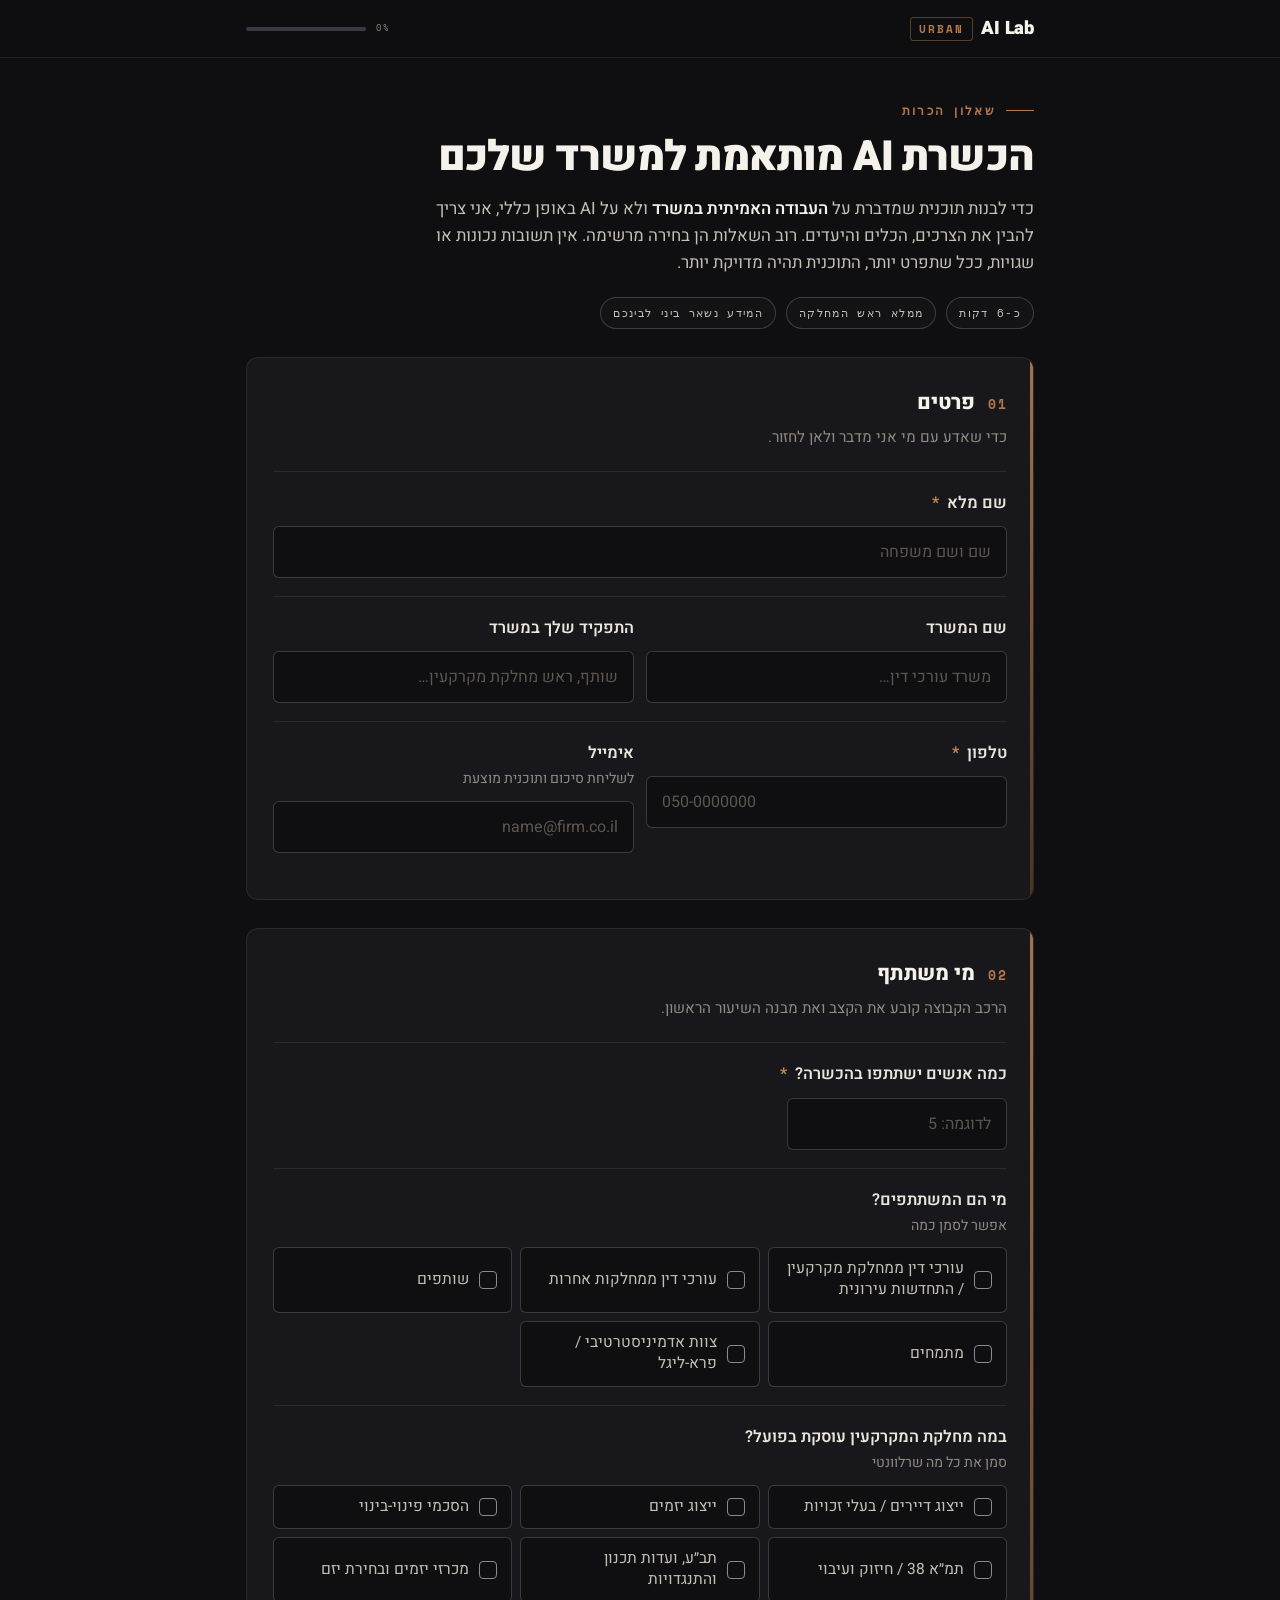
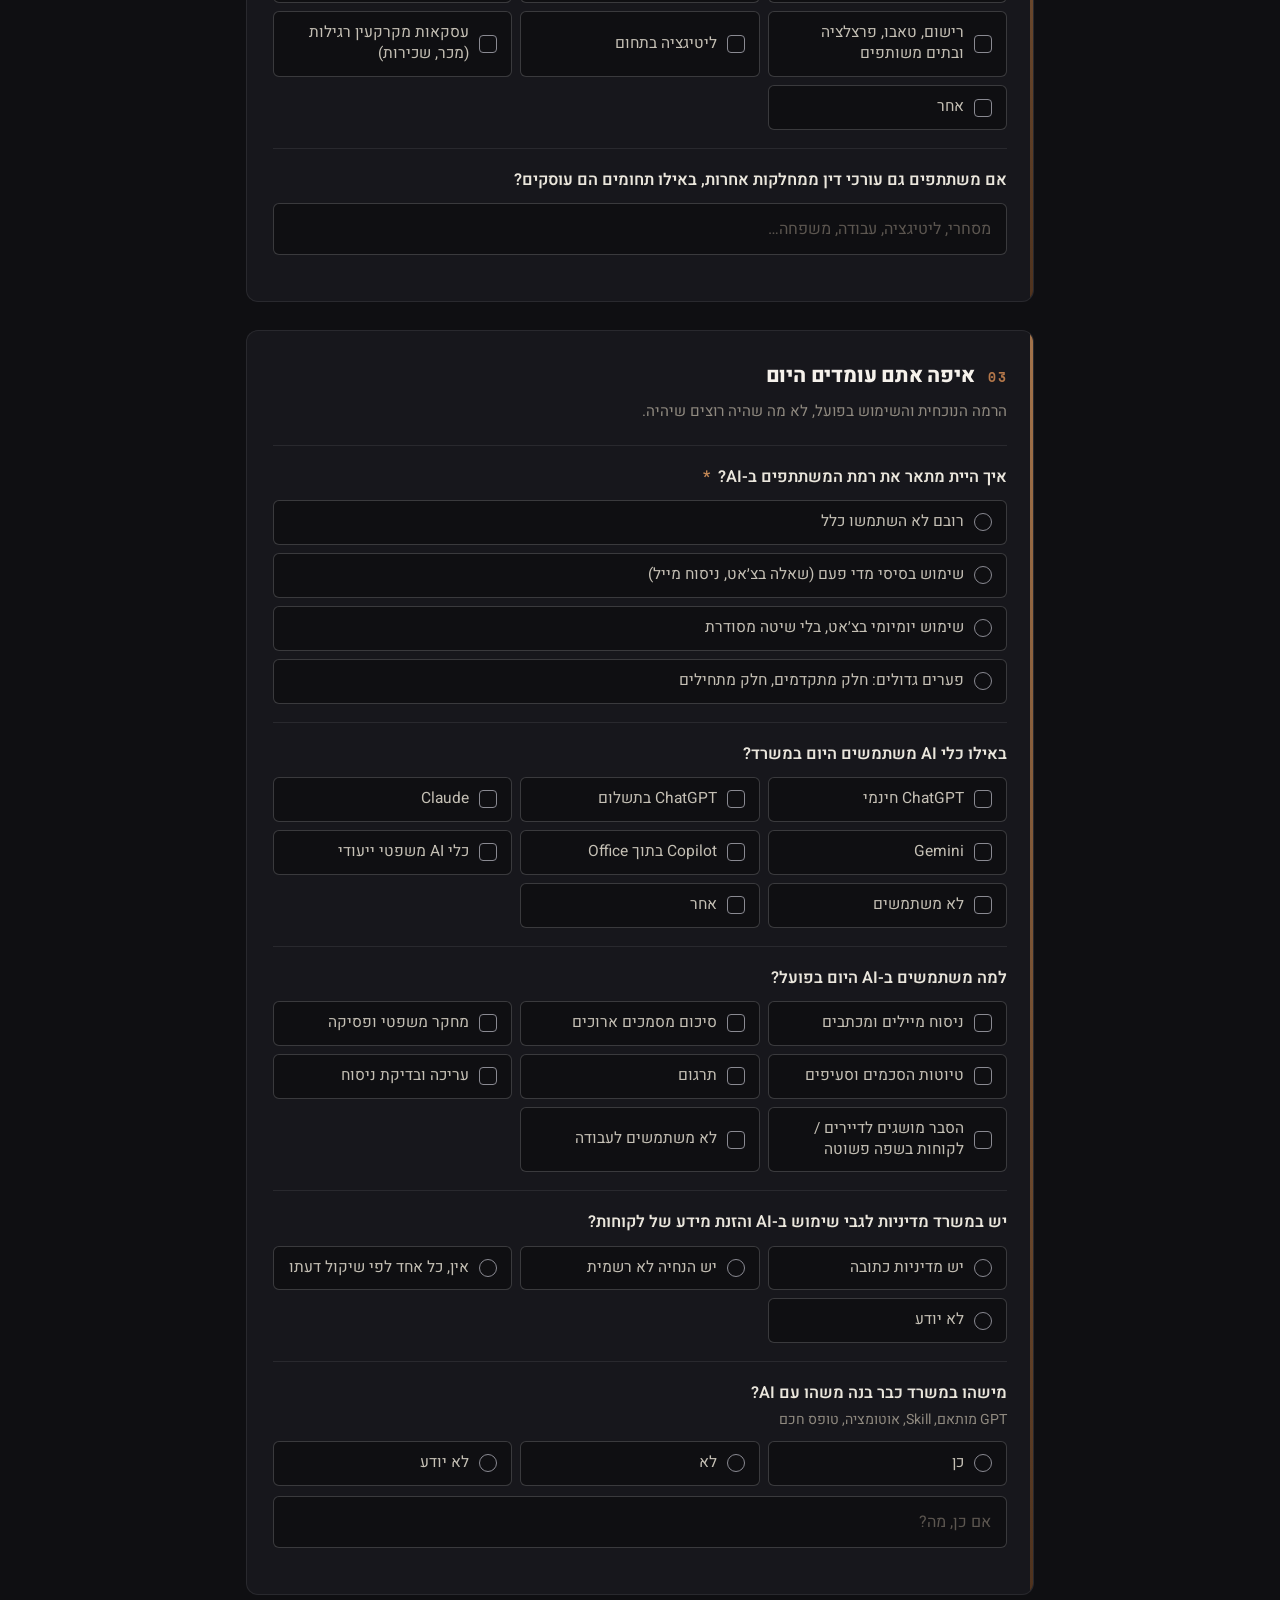
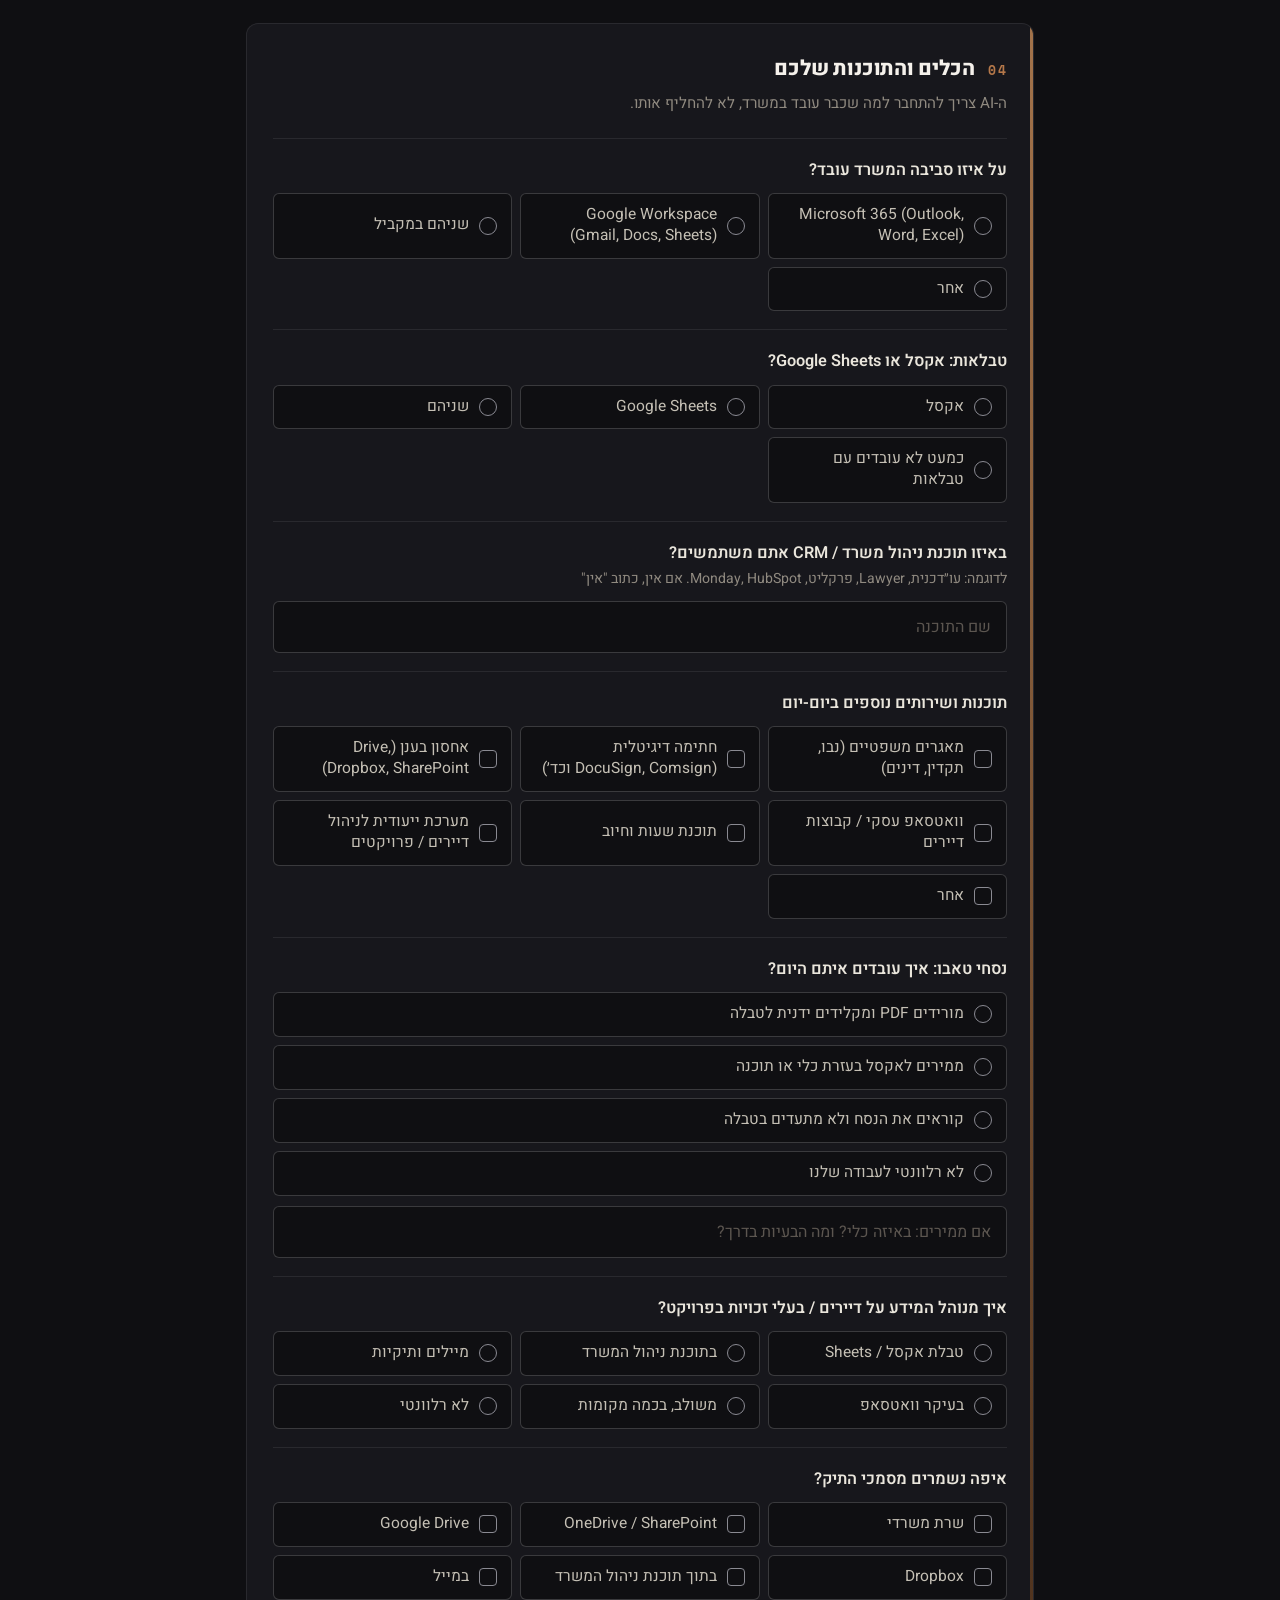
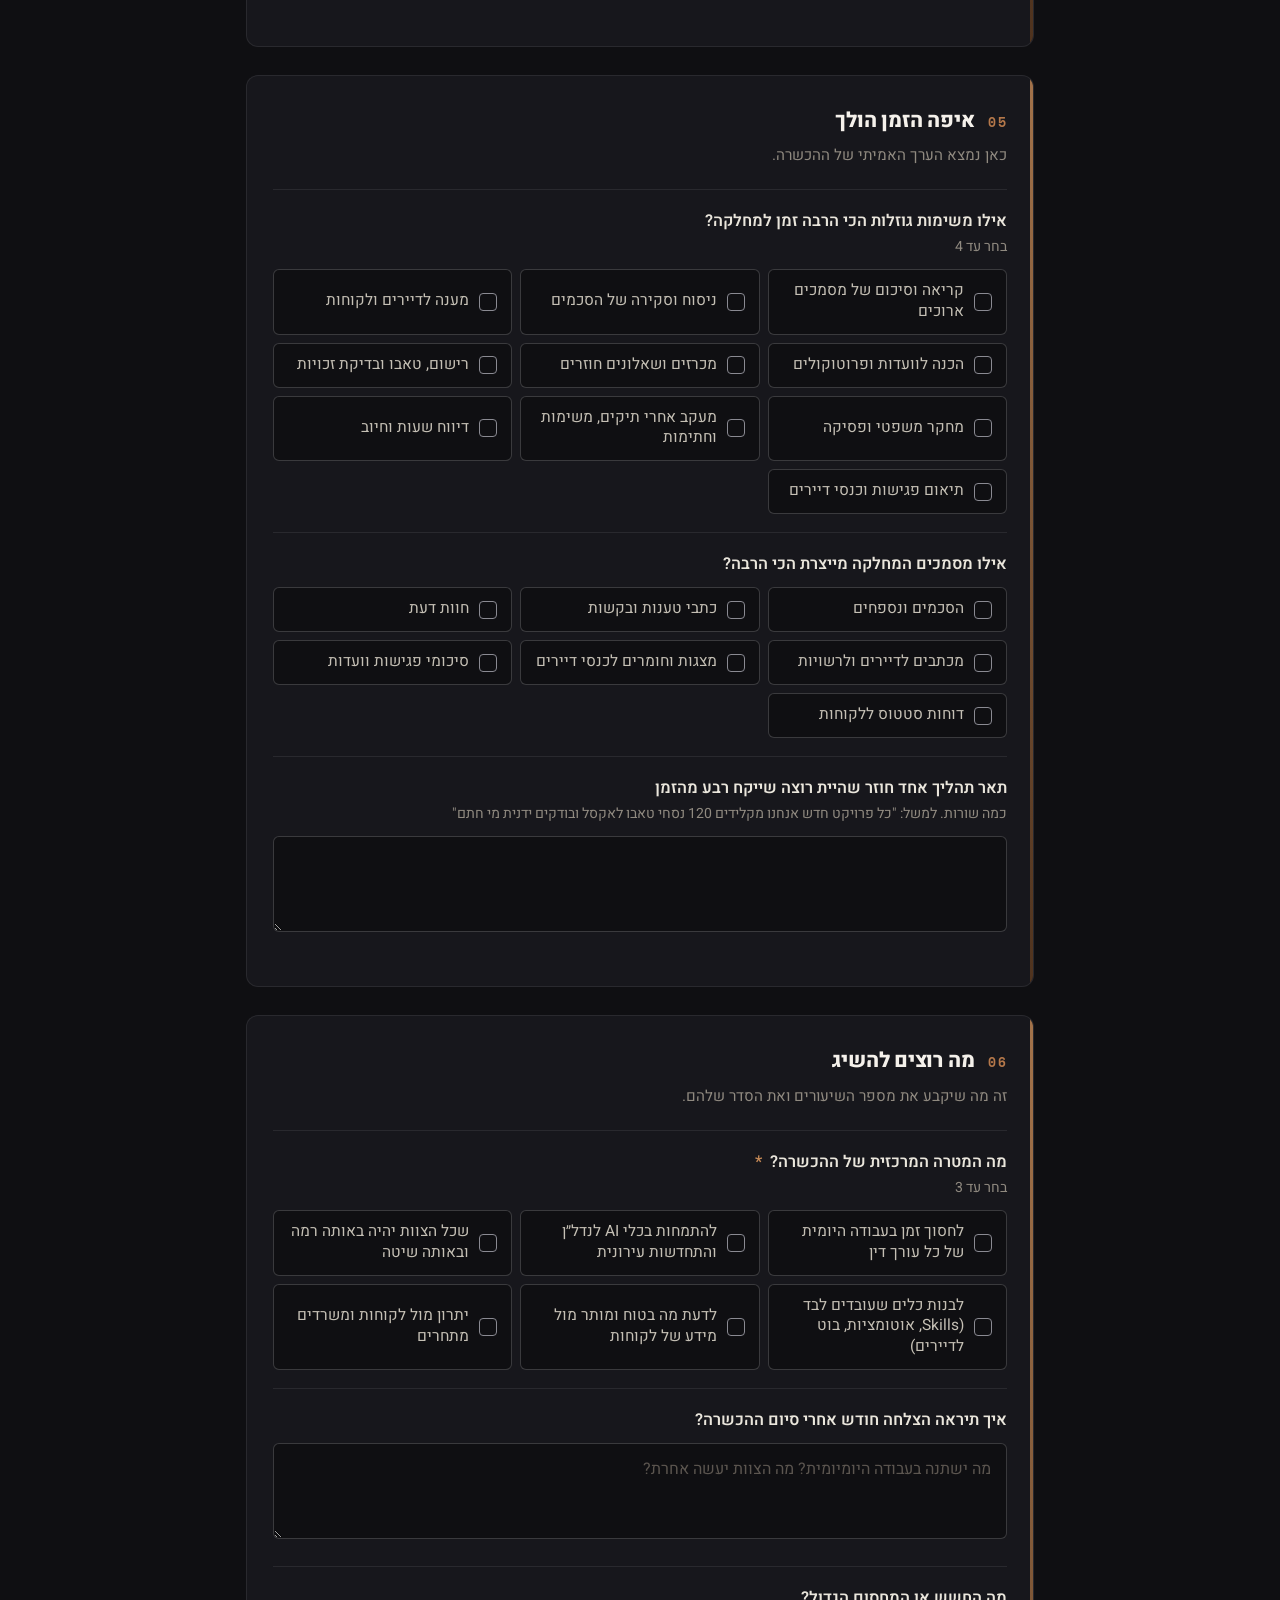
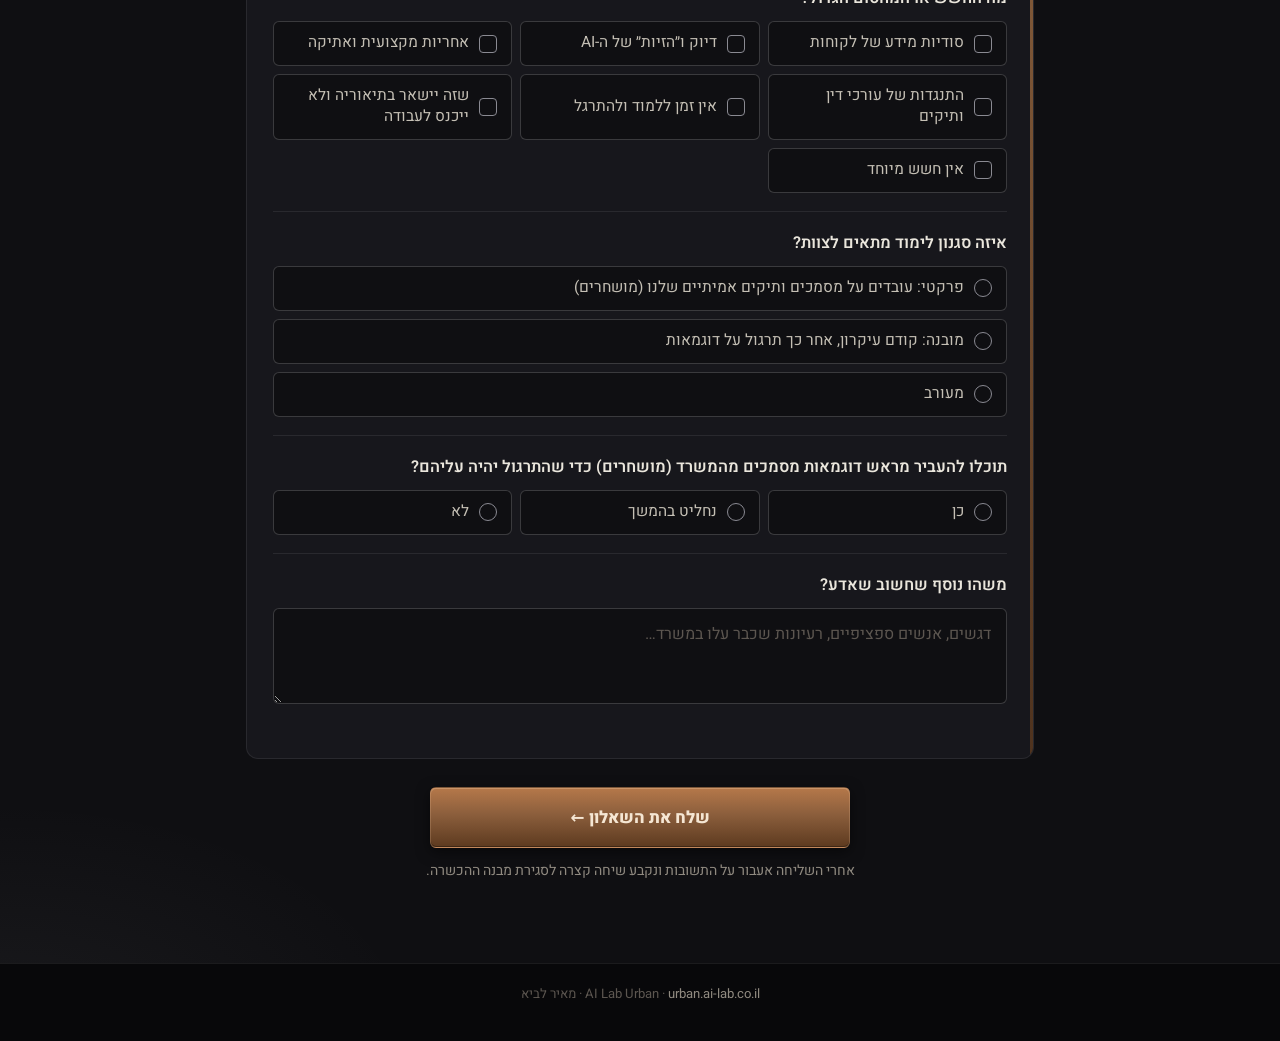
<file: intake/index.html>
<!DOCTYPE html>
<html lang="he" dir="rtl">
<head>
  <meta charset="UTF-8">
  <meta name="viewport" content="width=device-width, initial-scale=1.0">
  <meta name="theme-color" content="#0F0F12">
  <meta name="robots" content="noindex, nofollow">
  <title>שאלון הכרות — הכשרת AI למשרד עורכי דין | AI Lab Urban</title>
  <meta name="description" content="שאלון קצר להבנת הצרכים של המשרד לפני בניית תוכנית הכשרה מותאמת.">
  <link rel="icon" href="../favicon.svg" type="image/svg+xml">
  <link rel="icon" href="../favicon-32.png" sizes="32x32" type="image/png">
  <link rel="apple-touch-icon" href="../apple-touch-icon.png">
  <link rel="preconnect" href="https://fonts.googleapis.com">
  <link rel="preconnect" href="https://fonts.gstatic.com" crossorigin>
  <link href="https://fonts.googleapis.com/css2?family=Heebo:wght@300;400;500;600;700;800;900&family=Space+Mono:wght@400;700&display=swap" rel="stylesheet">
  <style>
    :root {
      --bg: #0F0F12; --bg-elev: #17171C; --bg-card: #1F1F26; --bg-side: #08080A;
      --steel: #8A8A92; --steel-light: #B8B8BE; --steel-dark: #3A3A42;
      --line: rgba(255,255,255,0.08); --line-strong: rgba(255,255,255,0.18);
      --brand: #C8C8CE; --brand-glow: #E8E8ED;
      --ink-100: #EAE6DC; --ink-300: #C5C0B5; --ink-500: #908A80; --ink-700: #5C5650;
      --cream: #F5F1EB;
      --oak: #8B5E3C; --oak-light: #B5784A; --oak-deep: #5D3A1F; --oak-glow: #C68A56;
      --ok: #7FB77E;
    }
    * { box-sizing: border-box; margin: 0; padding: 0; }
    html { scroll-behavior: smooth; }
    body {
      font-family: 'Heebo', system-ui, sans-serif;
      background: var(--bg); color: var(--ink-100);
      line-height: 1.6; min-height: 100vh;
      background-image:
        radial-gradient(900px 500px at 85% -10%, rgba(139,94,60,0.14), transparent 60%),
        radial-gradient(700px 400px at 0% 100%, rgba(200,200,206,0.06), transparent 60%);
      overflow-x: hidden;
    }
    a { color: var(--oak-glow); }

    /* ===== Top bar ===== */
    .topbar {
      position: sticky; top: 0; z-index: 20;
      background: rgba(15,15,18,0.86); backdrop-filter: blur(10px);
      border-bottom: 1px solid var(--line);
    }
    .topbar-inner {
      max-width: 820px; margin: 0 auto; padding: 14px 16px;
      display: flex; align-items: center; justify-content: space-between; gap: 12px;
    }
    .logo { font-weight: 900; font-size: 1.15rem; letter-spacing: -0.01em; color: var(--cream); text-decoration: none; display: inline-flex; align-items: center; gap: 8px; }
    .logo-tag { font-family: 'Space Mono', monospace; font-size: 0.7rem; font-weight: 700; letter-spacing: 0.18em; text-transform: uppercase; color: var(--oak-light); border: 1px solid rgba(181,120,74,0.45); padding: 2px 8px; border-radius: 3px; }
    .progress-wrap { display: flex; align-items: center; gap: 10px; font-family: 'Space Mono', monospace; font-size: 0.7rem; color: var(--ink-500); letter-spacing: 0.1em; }
    .progress { width: 120px; height: 4px; background: var(--steel-dark); border-radius: 2px; overflow: hidden; }
    .progress > i { display: block; height: 100%; width: 0%; background: linear-gradient(90deg, var(--oak-deep), var(--oak-glow)); transition: width 0.3s; }

    /* ===== Layout ===== */
    .wrap { max-width: 820px; margin: 0 auto; padding: 36px 16px 80px; }
    .kicker {
      display: inline-flex; align-items: center; gap: 10px;
      font-family: 'Space Mono', monospace; font-size: 0.72rem; font-weight: 700;
      text-transform: uppercase; letter-spacing: 0.2em; color: var(--oak-light); margin-bottom: 14px;
    }
    .kicker::before { content: ""; display: block; width: 28px; height: 1px; background: var(--oak-light); }
    h1 { font-size: clamp(1.7rem, 4.5vw, 2.6rem); font-weight: 900; line-height: 1.15; letter-spacing: -0.02em; color: var(--cream); margin-bottom: 14px; }
    .lede { color: var(--ink-300); font-size: 1.05rem; max-width: 620px; }
    .lede b { color: var(--cream); font-weight: 600; }
    .meta-row { display: flex; flex-wrap: wrap; gap: 10px; margin-top: 20px; }
    .chip { font-family: 'Space Mono', monospace; font-size: 0.7rem; letter-spacing: 0.12em; color: var(--ink-300); border: 1px solid var(--line-strong); padding: 6px 12px; border-radius: 999px; background: rgba(255,255,255,0.02); }

    /* ===== Sections ===== */
    .section {
      margin-top: 28px; background: var(--bg-elev); border: 1px solid var(--line);
      border-radius: 12px; padding: 28px 26px; position: relative; overflow: hidden;
    }
    .section::before { content: ""; position: absolute; inset-inline-start: 0; top: 0; bottom: 0; width: 3px; background: linear-gradient(180deg, var(--oak-glow), var(--oak-deep)); opacity: 0.8; }
    .section-head { display: flex; align-items: baseline; gap: 14px; margin-bottom: 6px; }
    .section-num { font-family: 'Space Mono', monospace; font-size: 0.8rem; font-weight: 700; color: var(--oak-light); letter-spacing: 0.1em; }
    .section h2 { font-size: 1.3rem; font-weight: 800; color: var(--cream); letter-spacing: -0.01em; }
    .section-sub { color: var(--ink-500); font-size: 0.95rem; margin-bottom: 22px; }

    .q { padding: 18px 0; border-top: 1px solid var(--line); }
    .q:first-of-type { border-top: 0; }
    .q-label { display: block; font-weight: 600; font-size: 1.02rem; color: var(--ink-100); margin-bottom: 10px; }
    .q-label .req { color: var(--oak-glow); margin-inline-start: 4px; }
    .q-hint { display: block; font-weight: 400; font-size: 0.88rem; color: var(--ink-500); margin-top: 2px; }

    input[type=text], input[type=tel], input[type=email], input[type=number], textarea, select {
      width: 100%; padding: 13px 15px;
      background: var(--bg); border: 1px solid var(--line-strong); border-radius: 6px;
      color: var(--ink-100); font-family: inherit; font-size: 1rem;
      transition: border-color 0.15s, box-shadow 0.15s;
    }
    textarea { min-height: 96px; resize: vertical; line-height: 1.55; }
    input:focus, textarea:focus, select:focus { outline: none; border-color: var(--brand); box-shadow: 0 0 0 3px rgba(200,200,206,0.12); }
    input::placeholder, textarea::placeholder { color: var(--ink-700); }
    .grid-2 { display: grid; grid-template-columns: 1fr 1fr; gap: 12px; }
    .field-sub { margin-top: 10px; }

    /* ===== Options (radio / checkbox as cards) ===== */
    .opts { display: grid; grid-template-columns: repeat(auto-fill, minmax(230px, 1fr)); gap: 8px; }
    .opts.stack { grid-template-columns: 1fr; }
    .opt { position: relative; display: block; cursor: pointer; }
    .opt input { position: absolute; opacity: 0; width: 1px; height: 1px; inset-inline-start: 0; top: 0; pointer-events: none; }
    .opt span { height: 100%;
      display: flex; align-items: center; gap: 10px;
      padding: 11px 14px; border-radius: 6px;
      background: var(--bg); border: 1px solid var(--line-strong);
      color: var(--ink-300); font-size: 0.97rem; line-height: 1.35;
      transition: border-color 0.15s, background 0.15s, color 0.15s;
    }
    .opt span::before {
      content: ""; flex: 0 0 auto; width: 16px; height: 16px; border-radius: 50%;
      border: 1.5px solid var(--steel); background: transparent; transition: all 0.15s;
    }
    .opt input[type=checkbox] + span::before { border-radius: 4px; }
    .opt:hover span { border-color: var(--steel-light); color: var(--ink-100); }
    .opt input:checked + span { border-color: var(--oak-light); background: rgba(139,94,60,0.14); color: var(--cream); }
    .opt input:checked + span::before { background: var(--oak-glow); border-color: var(--oak-glow); box-shadow: inset 0 0 0 3px var(--bg); }
    .opt input[type=checkbox]:checked + span::before { box-shadow: none; background: var(--oak-glow) url("data:image/svg+xml,%3Csvg xmlns='http://www.w3.org/2000/svg' viewBox='0 0 16 16'%3E%3Cpath fill='none' stroke='%230F0F12' stroke-width='2.2' stroke-linecap='round' stroke-linejoin='round' d='M3.5 8.5l3 3 6-7'/%3E%3C/svg%3E") center/12px no-repeat; }
    .opt input:focus-visible + span { box-shadow: 0 0 0 3px rgba(200,200,206,0.2); }
    .other-wrap { margin-top: 8px; display: none; }
    .other-wrap.show { display: block; }

    /* ===== Submit ===== */
    .submit-box { margin-top: 28px; text-align: center; }
    .btn-primary {
      display: inline-flex; align-items: center; justify-content: center; gap: 10px;
      padding: 17px 38px; font-family: inherit; font-size: 1.05rem; font-weight: 800;
      border-radius: 6px; cursor: pointer; text-decoration: none;
      background: linear-gradient(180deg, #B5784A 0%, #8B5E3C 45%, #5D3A1F 100%);
      color: #F5E6D3; border: 1px solid rgba(255,210,170,0.18);
      box-shadow: inset 0 1px 0 rgba(255,220,180,0.28), inset 0 -1px 0 rgba(0,0,0,0.35), 0 4px 14px rgba(0,0,0,0.5);
      transition: transform 0.15s, box-shadow 0.15s, opacity 0.15s;
      width: 100%; max-width: 420px;
    }
    .btn-primary:hover { transform: translateY(-2px); box-shadow: inset 0 1px 0 rgba(255,220,180,0.3), 0 8px 24px rgba(0,0,0,0.6), 0 0 24px rgba(198,138,86,0.25); }
    .btn-primary:disabled { opacity: 0.6; cursor: default; transform: none; }
    .btn-secondary {
      display: inline-flex; align-items: center; justify-content: center; gap: 10px;
      padding: 15px 30px; font-family: inherit; font-size: 1rem; font-weight: 700;
      border-radius: 6px; cursor: pointer; text-decoration: none;
      background: transparent; color: var(--cream); border: 1px solid var(--line-strong);
      transition: background 0.15s, border-color 0.15s;
    }
    .btn-secondary:hover { background: rgba(255,255,255,0.06); border-color: rgba(255,255,255,0.45); }
    .submit-note { color: var(--ink-500); font-size: 0.88rem; margin-top: 12px; }
    .err { display: none; margin: 14px auto 0; max-width: 520px; padding: 12px 16px; border-radius: 6px; background: rgba(200,80,60,0.12); border: 1px solid rgba(200,80,60,0.5); color: #F0B9AE; font-size: 0.95rem; }
    .err.show { display: block; }
    .q.invalid .q-label { color: #F0B9AE; }
    .q.invalid input[type=text], .q.invalid input[type=tel], .q.invalid input[type=number] { border-color: rgba(200,80,60,0.7); }

    /* ===== Success ===== */
    .success { display: none; margin-top: 40px; text-align: center; padding: 48px 26px; background: var(--bg-elev); border: 1px solid var(--line); border-radius: 12px; }
    .success.show { display: block; }
    .success .check { width: 64px; height: 64px; margin: 0 auto 18px; border-radius: 50%; display: grid; place-items: center; background: rgba(127,183,126,0.12); border: 1px solid rgba(127,183,126,0.5); color: var(--ok); font-size: 1.8rem; }
    .success h2 { font-size: 1.7rem; font-weight: 900; color: var(--cream); margin-bottom: 10px; }
    .success p { color: var(--ink-300); max-width: 520px; margin: 0 auto 10px; }
    .success .pro { margin-top: 28px; padding-top: 24px; border-top: 1px solid var(--line); }
    .success .pro .kicker { justify-content: center; }
    .success .pro .kicker::before { display: none; }

    footer { text-align: center; color: var(--ink-700); font-size: 0.82rem; padding: 20px 16px 36px; border-top: 1px solid var(--line); background: var(--bg-side); }
    footer a { color: var(--ink-500); text-decoration: none; }

    @media (max-width: 640px) {
      .section { padding: 22px 16px; }
      .grid-2 { grid-template-columns: 1fr; }
      .opts { grid-template-columns: 1fr; }
      .progress { width: 80px; }
      .progress-wrap small { display: none; }
    }
  </style>
</head>
<body>

<div class="topbar">
  <div class="topbar-inner">
    <a class="logo" href="https://urban.ai-lab.co.il/">AI Lab <span class="logo-tag">Urban</span></a>
    <div class="progress-wrap"><small id="progressText">0%</small><div class="progress"><i id="progressBar"></i></div></div>
  </div>
</div>

<main class="wrap">
  <header>
    <div class="kicker">שאלון הכרות</div>
    <h1>הכשרת AI מותאמת למשרד שלכם</h1>
    <p class="lede">כדי לבנות תוכנית שמדברת על <b>העבודה האמיתית במשרד</b> ולא על AI באופן כללי, אני צריך להבין את הצרכים, הכלים והיעדים. רוב השאלות הן בחירה מרשימה. אין תשובות נכונות או שגויות, ככל שתפרט יותר, התוכנית תהיה מדויקת יותר.</p>
    <div class="meta-row">
      <span class="chip">כ-6 דקות</span>
      <span class="chip">ממלא ראש המחלקה</span>
      <span class="chip">המידע נשאר ביני לבינכם</span>
    </div>
  </header>

  <form id="intakeForm" novalidate>
    <input type="text" name="website" id="website" tabindex="-1" autocomplete="off" style="position:absolute;opacity:0;height:0;width:0;pointer-events:none" aria-hidden="true">

    <!-- ================= 1. פרטים ================= -->
    <section class="section" data-section>
      <div class="section-head"><span class="section-num">01</span><h2>פרטים</h2></div>
      <p class="section-sub">כדי שאדע עם מי אני מדבר ולאן לחזור.</p>

      <div class="q" data-required>
        <label class="q-label" for="f_name">שם מלא <span class="req">*</span></label>
        <input type="text" id="f_name" data-q="שם מלא" placeholder="שם ושם משפחה" autocomplete="name">
      </div>
      <div class="q">
        <div class="grid-2">
          <div>
            <label class="q-label" for="f_firm">שם המשרד</label>
            <input type="text" id="f_firm" data-q="שם המשרד" placeholder="משרד עורכי דין…" autocomplete="organization">
          </div>
          <div>
            <label class="q-label" for="f_role">התפקיד שלך במשרד</label>
            <input type="text" id="f_role" data-q="תפקיד" placeholder="שותף, ראש מחלקת מקרקעין…" autocomplete="organization-title">
          </div>
        </div>
      </div>
      <div class="q" data-required>
        <div class="grid-2">
          <div>
            <label class="q-label" for="f_phone">טלפון <span class="req">*</span></label>
            <input type="tel" id="f_phone" data-q="טלפון" placeholder="050-0000000" autocomplete="tel" inputmode="tel">
          </div>
          <div>
            <label class="q-label" for="f_email">אימייל <span class="q-hint">לשליחת סיכום ותוכנית מוצעת</span></label>
            <input type="email" id="f_email" data-q="אימייל" placeholder="name@firm.co.il" autocomplete="email" inputmode="email">
          </div>
        </div>
      </div>
    </section>

    <!-- ================= 2. המשתתפים ================= -->
    <section class="section" data-section>
      <div class="section-head"><span class="section-num">02</span><h2>מי משתתף</h2></div>
      <p class="section-sub">הרכב הקבוצה קובע את הקצב ואת מבנה השיעור הראשון.</p>

      <div class="q" data-required>
        <label class="q-label" for="f_count">כמה אנשים ישתתפו בהכשרה? <span class="req">*</span></label>
        <input type="number" id="f_count" data-q="מספר משתתפים" min="1" max="60" placeholder="לדוגמה: 5" inputmode="numeric" style="max-width:220px">
      </div>

      <div class="q">
        <span class="q-label">מי הם המשתתפים? <span class="q-hint">אפשר לסמן כמה</span></span>
        <div class="opts" data-q="הרכב המשתתפים">
          <label class="opt"><input type="checkbox" value="עורכי דין ממחלקת מקרקעין / התחדשות עירונית"><span>עורכי דין ממחלקת מקרקעין / התחדשות עירונית</span></label>
          <label class="opt"><input type="checkbox" value="עורכי דין ממחלקות אחרות"><span>עורכי דין ממחלקות אחרות</span></label>
          <label class="opt"><input type="checkbox" value="שותפים"><span>שותפים</span></label>
          <label class="opt"><input type="checkbox" value="מתמחים"><span>מתמחים</span></label>
          <label class="opt"><input type="checkbox" value="צוות אדמיניסטרטיבי / פרא-ליגל"><span>צוות אדמיניסטרטיבי / פרא-ליגל</span></label>
        </div>
      </div>

      <div class="q">
        <span class="q-label">במה מחלקת המקרקעין עוסקת בפועל? <span class="q-hint">סמן את כל מה שרלוונטי</span></span>
        <div class="opts" data-q="תחומי עיסוק המחלקה" data-other>
          <label class="opt"><input type="checkbox" value="ייצוג דיירים / בעלי זכויות"><span>ייצוג דיירים / בעלי זכויות</span></label>
          <label class="opt"><input type="checkbox" value="ייצוג יזמים"><span>ייצוג יזמים</span></label>
          <label class="opt"><input type="checkbox" value="הסכמי פינוי-בינוי"><span>הסכמי פינוי-בינוי</span></label>
          <label class="opt"><input type="checkbox" value="תמ״א 38 / חיזוק ועיבוי"><span>תמ״א 38 / חיזוק ועיבוי</span></label>
          <label class="opt"><input type="checkbox" value="תב״ע, ועדות תכנון והתנגדויות"><span>תב״ע, ועדות תכנון והתנגדויות</span></label>
          <label class="opt"><input type="checkbox" value="מכרזי יזמים ובחירת יזם"><span>מכרזי יזמים ובחירת יזם</span></label>
          <label class="opt"><input type="checkbox" value="רישום, טאבו, פרצלציה ובתים משותפים"><span>רישום, טאבו, פרצלציה ובתים משותפים</span></label>
          <label class="opt"><input type="checkbox" value="ליטיגציה בתחום"><span>ליטיגציה בתחום</span></label>
          <label class="opt"><input type="checkbox" value="עסקאות מקרקעין רגילות (מכר, שכירות)"><span>עסקאות מקרקעין רגילות (מכר, שכירות)</span></label>
          <label class="opt"><input type="checkbox" value="__other__"><span>אחר</span></label>
        </div>
        <div class="other-wrap"><input type="text" placeholder="פרט…" data-other-input></div>
      </div>

      <div class="q">
        <label class="q-label" for="f_other_depts">אם משתתפים גם עורכי דין ממחלקות אחרות, באילו תחומים הם עוסקים?</label>
        <input type="text" id="f_other_depts" data-q="תחומים של מחלקות אחרות" placeholder="מסחרי, ליטיגציה, עבודה, משפחה…">
      </div>
    </section>

    <!-- ================= 3. רמה ושימוש ================= -->
    <section class="section" data-section>
      <div class="section-head"><span class="section-num">03</span><h2>איפה אתם עומדים היום</h2></div>
      <p class="section-sub">הרמה הנוכחית והשימוש בפועל, לא מה שהיה רוצים שיהיה.</p>

      <div class="q" data-required>
        <span class="q-label">איך היית מתאר את רמת המשתתפים ב-AI? <span class="req">*</span></span>
        <div class="opts stack" data-q="רמת המשתתפים" data-type="radio">
          <label class="opt"><input type="radio" name="level" value="רובם לא השתמשו כלל"><span>רובם לא השתמשו כלל</span></label>
          <label class="opt"><input type="radio" name="level" value="שימוש בסיסי מדי פעם (שאלה בצ׳אט, ניסוח מייל)"><span>שימוש בסיסי מדי פעם (שאלה בצ׳אט, ניסוח מייל)</span></label>
          <label class="opt"><input type="radio" name="level" value="שימוש יומיומי בצ׳אט, בלי שיטה מסודרת"><span>שימוש יומיומי בצ׳אט, בלי שיטה מסודרת</span></label>
          <label class="opt"><input type="radio" name="level" value="פערים גדולים: חלק מתקדמים, חלק מתחילים"><span>פערים גדולים: חלק מתקדמים, חלק מתחילים</span></label>
        </div>
      </div>

      <div class="q">
        <span class="q-label">באילו כלי AI משתמשים היום במשרד?</span>
        <div class="opts" data-q="כלי AI בשימוש" data-other>
          <label class="opt"><input type="checkbox" value="ChatGPT חינמי"><span>ChatGPT חינמי</span></label>
          <label class="opt"><input type="checkbox" value="ChatGPT בתשלום"><span>ChatGPT בתשלום</span></label>
          <label class="opt"><input type="checkbox" value="Claude"><span>Claude</span></label>
          <label class="opt"><input type="checkbox" value="Gemini"><span>Gemini</span></label>
          <label class="opt"><input type="checkbox" value="Copilot בתוך Office"><span>Copilot בתוך Office</span></label>
          <label class="opt"><input type="checkbox" value="כלי AI משפטי ייעודי"><span>כלי AI משפטי ייעודי</span></label>
          <label class="opt"><input type="checkbox" value="לא משתמשים"><span>לא משתמשים</span></label>
          <label class="opt"><input type="checkbox" value="__other__"><span>אחר</span></label>
        </div>
        <div class="other-wrap"><input type="text" placeholder="איזה כלי?" data-other-input></div>
      </div>

      <div class="q">
        <span class="q-label">למה משתמשים ב-AI היום בפועל?</span>
        <div class="opts" data-q="שימושים נוכחיים">
          <label class="opt"><input type="checkbox" value="ניסוח מיילים ומכתבים"><span>ניסוח מיילים ומכתבים</span></label>
          <label class="opt"><input type="checkbox" value="סיכום מסמכים ארוכים"><span>סיכום מסמכים ארוכים</span></label>
          <label class="opt"><input type="checkbox" value="מחקר משפטי ופסיקה"><span>מחקר משפטי ופסיקה</span></label>
          <label class="opt"><input type="checkbox" value="טיוטות הסכמים וסעיפים"><span>טיוטות הסכמים וסעיפים</span></label>
          <label class="opt"><input type="checkbox" value="תרגום"><span>תרגום</span></label>
          <label class="opt"><input type="checkbox" value="עריכה ובדיקת ניסוח"><span>עריכה ובדיקת ניסוח</span></label>
          <label class="opt"><input type="checkbox" value="הסבר מושגים לדיירים / לקוחות בשפה פשוטה"><span>הסבר מושגים לדיירים / לקוחות בשפה פשוטה</span></label>
          <label class="opt"><input type="checkbox" value="לא משתמשים לעבודה"><span>לא משתמשים לעבודה</span></label>
        </div>
      </div>

      <div class="q">
        <span class="q-label">יש במשרד מדיניות לגבי שימוש ב-AI והזנת מידע של לקוחות?</span>
        <div class="opts" data-q="מדיניות AI וסודיות" data-type="radio">
          <label class="opt"><input type="radio" name="policy" value="יש מדיניות כתובה"><span>יש מדיניות כתובה</span></label>
          <label class="opt"><input type="radio" name="policy" value="יש הנחיה לא רשמית"><span>יש הנחיה לא רשמית</span></label>
          <label class="opt"><input type="radio" name="policy" value="אין, כל אחד לפי שיקול דעתו"><span>אין, כל אחד לפי שיקול דעתו</span></label>
          <label class="opt"><input type="radio" name="policy" value="לא יודע"><span>לא יודע</span></label>
        </div>
      </div>

      <div class="q">
        <span class="q-label">מישהו במשרד כבר בנה משהו עם AI? <span class="q-hint">GPT מותאם, Skill, אוטומציה, טופס חכם</span></span>
        <div class="opts" data-q="נבנה כבר משהו עם AI" data-type="radio">
          <label class="opt"><input type="radio" name="built" value="כן"><span>כן</span></label>
          <label class="opt"><input type="radio" name="built" value="לא"><span>לא</span></label>
          <label class="opt"><input type="radio" name="built" value="לא יודע"><span>לא יודע</span></label>
        </div>
        <div class="field-sub"><input type="text" data-q="מה נבנה" placeholder="אם כן, מה?"></div>
      </div>
    </section>

    <!-- ================= 4. תוכנות ועבודה יומיומית ================= -->
    <section class="section" data-section>
      <div class="section-head"><span class="section-num">04</span><h2>הכלים והתוכנות שלכם</h2></div>
      <p class="section-sub">ה-AI צריך להתחבר למה שכבר עובד במשרד, לא להחליף אותו.</p>

      <div class="q">
        <span class="q-label">על איזו סביבה המשרד עובד?</span>
        <div class="opts" data-q="סביבת עבודה משרדית" data-type="radio" data-other>
          <label class="opt"><input type="radio" name="suite" value="Microsoft 365 (Outlook, Word, Excel)"><span>Microsoft 365 (Outlook, Word, Excel)</span></label>
          <label class="opt"><input type="radio" name="suite" value="Google Workspace (Gmail, Docs, Sheets)"><span>Google Workspace (Gmail, Docs, Sheets)</span></label>
          <label class="opt"><input type="radio" name="suite" value="שניהם במקביל"><span>שניהם במקביל</span></label>
          <label class="opt"><input type="radio" name="suite" value="__other__"><span>אחר</span></label>
        </div>
        <div class="other-wrap"><input type="text" placeholder="פרט…" data-other-input></div>
      </div>

      <div class="q">
        <span class="q-label">טבלאות: אקסל או Google Sheets?</span>
        <div class="opts" data-q="אקסל או שיטס" data-type="radio">
          <label class="opt"><input type="radio" name="sheets" value="אקסל"><span>אקסל</span></label>
          <label class="opt"><input type="radio" name="sheets" value="Google Sheets"><span>Google Sheets</span></label>
          <label class="opt"><input type="radio" name="sheets" value="שניהם"><span>שניהם</span></label>
          <label class="opt"><input type="radio" name="sheets" value="כמעט לא עובדים עם טבלאות"><span>כמעט לא עובדים עם טבלאות</span></label>
        </div>
      </div>

      <div class="q">
        <label class="q-label" for="f_crm">באיזו תוכנת ניהול משרד / CRM אתם משתמשים? <span class="q-hint">לדוגמה: עו״דכנית, Lawyer, פרקליט, Monday, HubSpot. אם אין, כתוב "אין"</span></label>
        <input type="text" id="f_crm" data-q="תוכנת ניהול משרד / CRM" placeholder="שם התוכנה">
      </div>

      <div class="q">
        <span class="q-label">תוכנות ושירותים נוספים ביום-יום</span>
        <div class="opts" data-q="תוכנות נוספות" data-other>
          <label class="opt"><input type="checkbox" value="מאגרים משפטיים (נבו, תקדין, דינים)"><span>מאגרים משפטיים (נבו, תקדין, דינים)</span></label>
          <label class="opt"><input type="checkbox" value="חתימה דיגיטלית (DocuSign, Comsign וכד׳)"><span>חתימה דיגיטלית (DocuSign, Comsign וכד׳)</span></label>
          <label class="opt"><input type="checkbox" value="אחסון בענן (Drive, Dropbox, SharePoint)"><span>אחסון בענן (Drive, Dropbox, SharePoint)</span></label>
          <label class="opt"><input type="checkbox" value="וואטסאפ עסקי / קבוצות דיירים"><span>וואטסאפ עסקי / קבוצות דיירים</span></label>
          <label class="opt"><input type="checkbox" value="תוכנת שעות וחיוב"><span>תוכנת שעות וחיוב</span></label>
          <label class="opt"><input type="checkbox" value="מערכת ייעודית לניהול דיירים / פרויקטים"><span>מערכת ייעודית לניהול דיירים / פרויקטים</span></label>
          <label class="opt"><input type="checkbox" value="__other__"><span>אחר</span></label>
        </div>
        <div class="other-wrap"><input type="text" placeholder="פרט…" data-other-input></div>
      </div>

      <div class="q">
        <span class="q-label">נסחי טאבו: איך עובדים איתם היום?</span>
        <div class="opts stack" data-q="עבודה עם נסחי טאבו" data-type="radio">
          <label class="opt"><input type="radio" name="tabu" value="מורידים PDF ומקלידים ידנית לטבלה"><span>מורידים PDF ומקלידים ידנית לטבלה</span></label>
          <label class="opt"><input type="radio" name="tabu" value="ממירים לאקסל בעזרת כלי או תוכנה"><span>ממירים לאקסל בעזרת כלי או תוכנה</span></label>
          <label class="opt"><input type="radio" name="tabu" value="קוראים את הנסח ולא מתעדים בטבלה"><span>קוראים את הנסח ולא מתעדים בטבלה</span></label>
          <label class="opt"><input type="radio" name="tabu" value="לא רלוונטי לעבודה שלנו"><span>לא רלוונטי לעבודה שלנו</span></label>
        </div>
        <div class="field-sub"><input type="text" data-q="נסחי טאבו - פירוט" placeholder="אם ממירים: באיזה כלי? ומה הבעיות בדרך?"></div>
      </div>

      <div class="q">
        <span class="q-label">איך מנוהל המידע על דיירים / בעלי זכויות בפרויקט?</span>
        <div class="opts" data-q="ניהול מידע דיירים" data-type="radio">
          <label class="opt"><input type="radio" name="tenants" value="טבלת אקסל / Sheets"><span>טבלת אקסל / Sheets</span></label>
          <label class="opt"><input type="radio" name="tenants" value="בתוכנת ניהול המשרד"><span>בתוכנת ניהול המשרד</span></label>
          <label class="opt"><input type="radio" name="tenants" value="מיילים ותיקיות"><span>מיילים ותיקיות</span></label>
          <label class="opt"><input type="radio" name="tenants" value="בעיקר וואטסאפ"><span>בעיקר וואטסאפ</span></label>
          <label class="opt"><input type="radio" name="tenants" value="משולב, בכמה מקומות"><span>משולב, בכמה מקומות</span></label>
          <label class="opt"><input type="radio" name="tenants" value="לא רלוונטי"><span>לא רלוונטי</span></label>
        </div>
      </div>

      <div class="q">
        <span class="q-label">איפה נשמרים מסמכי התיק?</span>
        <div class="opts" data-q="אחסון מסמכי תיק">
          <label class="opt"><input type="checkbox" value="שרת משרדי"><span>שרת משרדי</span></label>
          <label class="opt"><input type="checkbox" value="OneDrive / SharePoint"><span>OneDrive / SharePoint</span></label>
          <label class="opt"><input type="checkbox" value="Google Drive"><span>Google Drive</span></label>
          <label class="opt"><input type="checkbox" value="Dropbox"><span>Dropbox</span></label>
          <label class="opt"><input type="checkbox" value="בתוך תוכנת ניהול המשרד"><span>בתוך תוכנת ניהול המשרד</span></label>
          <label class="opt"><input type="checkbox" value="במייל"><span>במייל</span></label>
        </div>
      </div>
    </section>

    <!-- ================= 5. זמן ועומס ================= -->
    <section class="section" data-section>
      <div class="section-head"><span class="section-num">05</span><h2>איפה הזמן הולך</h2></div>
      <p class="section-sub">כאן נמצא הערך האמיתי של ההכשרה.</p>

      <div class="q">
        <span class="q-label">אילו משימות גוזלות הכי הרבה זמן למחלקה? <span class="q-hint">בחר עד 4</span></span>
        <div class="opts" data-q="משימות גוזלות זמן" data-max="4">
          <label class="opt"><input type="checkbox" value="קריאה וסיכום של מסמכים ארוכים"><span>קריאה וסיכום של מסמכים ארוכים</span></label>
          <label class="opt"><input type="checkbox" value="ניסוח וסקירה של הסכמים"><span>ניסוח וסקירה של הסכמים</span></label>
          <label class="opt"><input type="checkbox" value="מענה לדיירים ולקוחות"><span>מענה לדיירים ולקוחות</span></label>
          <label class="opt"><input type="checkbox" value="הכנה לוועדות ופרוטוקולים"><span>הכנה לוועדות ופרוטוקולים</span></label>
          <label class="opt"><input type="checkbox" value="מכרזים ושאלונים חוזרים"><span>מכרזים ושאלונים חוזרים</span></label>
          <label class="opt"><input type="checkbox" value="רישום, טאבו ובדיקת זכויות"><span>רישום, טאבו ובדיקת זכויות</span></label>
          <label class="opt"><input type="checkbox" value="מחקר משפטי ופסיקה"><span>מחקר משפטי ופסיקה</span></label>
          <label class="opt"><input type="checkbox" value="מעקב אחרי תיקים, משימות וחתימות"><span>מעקב אחרי תיקים, משימות וחתימות</span></label>
          <label class="opt"><input type="checkbox" value="דיווח שעות וחיוב"><span>דיווח שעות וחיוב</span></label>
          <label class="opt"><input type="checkbox" value="תיאום פגישות וכנסי דיירים"><span>תיאום פגישות וכנסי דיירים</span></label>
        </div>
      </div>

      <div class="q">
        <span class="q-label">אילו מסמכים המחלקה מייצרת הכי הרבה?</span>
        <div class="opts" data-q="מסמכים נפוצים">
          <label class="opt"><input type="checkbox" value="הסכמים ונספחים"><span>הסכמים ונספחים</span></label>
          <label class="opt"><input type="checkbox" value="כתבי טענות ובקשות"><span>כתבי טענות ובקשות</span></label>
          <label class="opt"><input type="checkbox" value="חוות דעת"><span>חוות דעת</span></label>
          <label class="opt"><input type="checkbox" value="מכתבים לדיירים ולרשויות"><span>מכתבים לדיירים ולרשויות</span></label>
          <label class="opt"><input type="checkbox" value="מצגות וחומרים לכנסי דיירים"><span>מצגות וחומרים לכנסי דיירים</span></label>
          <label class="opt"><input type="checkbox" value="סיכומי פגישות וועדות"><span>סיכומי פגישות וועדות</span></label>
          <label class="opt"><input type="checkbox" value="דוחות סטטוס ללקוחות"><span>דוחות סטטוס ללקוחות</span></label>
        </div>
      </div>

      <div class="q">
        <label class="q-label" for="f_process">תאר תהליך אחד חוזר שהיית רוצה שייקח רבע מהזמן <span class="q-hint">כמה שורות. למשל: "כל פרויקט חדש אנחנו מקלידים 120 נסחי טאבו לאקסל ובודקים ידנית מי חתם"</span></label>
        <textarea id="f_process" data-q="תהליך חוזר לקיצור"></textarea>
      </div>
    </section>

    <!-- ================= 6. יעדים ================= -->
    <section class="section" data-section>
      <div class="section-head"><span class="section-num">06</span><h2>מה רוצים להשיג</h2></div>
      <p class="section-sub">זה מה שיקבע את מספר השיעורים ואת הסדר שלהם.</p>

      <div class="q" data-required>
        <span class="q-label">מה המטרה המרכזית של ההכשרה? <span class="req">*</span> <span class="q-hint">בחר עד 3</span></span>
        <div class="opts" data-q="מטרות ההכשרה" data-max="3">
          <label class="opt"><input type="checkbox" value="לחסוך זמן בעבודה היומית של כל עורך דין"><span>לחסוך זמן בעבודה היומית של כל עורך דין</span></label>
          <label class="opt"><input type="checkbox" value="להתמחות בכלי AI לנדל״ן והתחדשות עירונית"><span>להתמחות בכלי AI לנדל״ן והתחדשות עירונית</span></label>
          <label class="opt"><input type="checkbox" value="שכל הצוות יהיה באותה רמה ובאותה שיטה"><span>שכל הצוות יהיה באותה רמה ובאותה שיטה</span></label>
          <label class="opt"><input type="checkbox" value="לבנות כלים שעובדים לבד (Skills, אוטומציות, בוט לדיירים)"><span>לבנות כלים שעובדים לבד (Skills, אוטומציות, בוט לדיירים)</span></label>
          <label class="opt"><input type="checkbox" value="לדעת מה בטוח ומותר מול מידע של לקוחות"><span>לדעת מה בטוח ומותר מול מידע של לקוחות</span></label>
          <label class="opt"><input type="checkbox" value="יתרון מול לקוחות ומשרדים מתחרים"><span>יתרון מול לקוחות ומשרדים מתחרים</span></label>
        </div>
      </div>

      <div class="q">
        <label class="q-label" for="f_success">איך תיראה הצלחה חודש אחרי סיום ההכשרה?</label>
        <textarea id="f_success" data-q="הגדרת הצלחה" placeholder="מה ישתנה בעבודה היומיומית? מה הצוות יעשה אחרת?"></textarea>
      </div>

      <div class="q">
        <span class="q-label">מה החשש או המחסום הגדול?</span>
        <div class="opts" data-q="חששות">
          <label class="opt"><input type="checkbox" value="סודיות מידע של לקוחות"><span>סודיות מידע של לקוחות</span></label>
          <label class="opt"><input type="checkbox" value="דיוק ו״הזיות״ של ה-AI"><span>דיוק ו״הזיות״ של ה-AI</span></label>
          <label class="opt"><input type="checkbox" value="אחריות מקצועית ואתיקה"><span>אחריות מקצועית ואתיקה</span></label>
          <label class="opt"><input type="checkbox" value="התנגדות של עורכי דין ותיקים"><span>התנגדות של עורכי דין ותיקים</span></label>
          <label class="opt"><input type="checkbox" value="אין זמן ללמוד ולהתרגל"><span>אין זמן ללמוד ולהתרגל</span></label>
          <label class="opt"><input type="checkbox" value="שזה יישאר בתיאוריה ולא ייכנס לעבודה"><span>שזה יישאר בתיאוריה ולא ייכנס לעבודה</span></label>
          <label class="opt"><input type="checkbox" value="אין חשש מיוחד"><span>אין חשש מיוחד</span></label>
        </div>
      </div>

      <div class="q">
        <span class="q-label">איזה סגנון לימוד מתאים לצוות?</span>
        <div class="opts stack" data-q="סגנון לימוד" data-type="radio">
          <label class="opt"><input type="radio" name="style" value="פרקטי: עובדים על מסמכים ותיקים אמיתיים שלנו (מושחרים)"><span>פרקטי: עובדים על מסמכים ותיקים אמיתיים שלנו (מושחרים)</span></label>
          <label class="opt"><input type="radio" name="style" value="מובנה: קודם עיקרון, אחר כך תרגול על דוגמאות"><span>מובנה: קודם עיקרון, אחר כך תרגול על דוגמאות</span></label>
          <label class="opt"><input type="radio" name="style" value="מעורב"><span>מעורב</span></label>
        </div>
      </div>

      <div class="q">
        <span class="q-label">תוכלו להעביר מראש דוגמאות מסמכים מהמשרד (מושחרים) כדי שהתרגול יהיה עליהם?</span>
        <div class="opts" data-q="דוגמאות מסמכים מהמשרד" data-type="radio">
          <label class="opt"><input type="radio" name="samples" value="כן"><span>כן</span></label>
          <label class="opt"><input type="radio" name="samples" value="נחליט בהמשך"><span>נחליט בהמשך</span></label>
          <label class="opt"><input type="radio" name="samples" value="לא"><span>לא</span></label>
        </div>
      </div>

      <div class="q">
        <label class="q-label" for="f_more">משהו נוסף שחשוב שאדע?</label>
        <textarea id="f_more" data-q="הערות נוספות" placeholder="דגשים, אנשים ספציפיים, רעיונות שכבר עלו במשרד…"></textarea>
      </div>
    </section>

    <div class="submit-box">
      <button type="submit" class="btn-primary" id="submitBtn">שלח את השאלון ←</button>
      <div class="err" id="errBox"></div>
      <p class="submit-note">אחרי השליחה אעבור על התשובות ונקבע שיחה קצרה לסגירת מבנה ההכשרה.</p>
    </div>
  </form>

  <div class="success" id="success">
    <div class="check">✓</div>
    <h2>תודה, השאלון התקבל</h2>
    <p>אעבור על התשובות ואחזור אליך עם הצעה למבנה הכשרה שמתאים למשרד: מספר השיעורים, הסדר שלהם, והכלים שנבנה יחד בדרך.</p>
    <p style="color:var(--ink-500);font-size:0.9rem">מאיר לביא · <a href="https://wa.me/972546500795" target="_blank" rel="noopener">054-6500795</a></p>
    <div class="pro">
      <div class="kicker">בינתיים</div>
      <p>מעבר להכשרות, אני בונה לעסקים כלים ואוטומציות שעובדים לבד. מוזמן להתרשם:</p>
      <a class="btn-secondary" href="https://pro.ai-lab.co.il/" target="_blank" rel="noopener">pro.ai-lab.co.il ←</a>
    </div>
  </div>
</main>

<footer>
  AI Lab Urban · <a href="https://urban.ai-lab.co.il/">urban.ai-lab.co.il</a> · מאיר לביא
</footer>

<script>
(function () {
  /* כתובת ה-Web App של Apps Script (גיליון + מייל). ריק = שליחה למייל דרך Web3Forms. */
  const INTAKE_URL = '';
  const WEB3FORMS_KEY = '9ba5abaf-d501-44db-a33d-d5028c89e0ef';

  const form = document.getElementById('intakeForm');
  const bar = document.getElementById('progressBar');
  const barText = document.getElementById('progressText');
  const errBox = document.getElementById('errBox');

  /* --- "אחר" מציג שדה טקסט --- */
  document.querySelectorAll('[data-other]').forEach(group => {
    const wrap = group.parentElement.querySelector('.other-wrap');
    group.addEventListener('change', () => {
      const on = [...group.querySelectorAll('input')].some(i => i.checked && i.value === '__other__');
      wrap.classList.toggle('show', on);
      if (on) wrap.querySelector('input').focus();
    });
  });

  /* --- מגבלת בחירה (בחר עד N) --- */
  document.querySelectorAll('[data-max]').forEach(group => {
    const max = +group.dataset.max;
    group.addEventListener('change', e => {
      const checked = group.querySelectorAll('input:checked');
      if (checked.length > max) { e.target.checked = false; flash(group.closest('.q'), 'אפשר לבחור עד ' + max); }
    });
  });

  function flash(q, msg) {
    const old = q.querySelector('.flash'); if (old) old.remove();
    const el = document.createElement('div'); el.className = 'flash';
    el.style.cssText = 'margin-top:8px;font-size:0.88rem;color:#F0B9AE';
    el.textContent = msg; q.appendChild(el); setTimeout(() => el.remove(), 2500);
  }

  /* --- איסוף תשובות לפי סדר השאלות --- */
  function collect() {
    const answers = [];
    form.querySelectorAll('[data-q]').forEach(el => {
      const label = el.dataset.q;
      let val = '';
      if (el.classList.contains('opts')) {
        const picked = [...el.querySelectorAll('input:checked')].map(i => {
          if (i.value === '__other__') {
            const o = el.parentElement.querySelector('[data-other-input]');
            return 'אחר: ' + ((o && o.value.trim()) || '');
          }
          return i.value;
        });
        val = picked.join(' | ');
      } else {
        val = (el.value || '').trim();
      }
      answers.push({ q: label, a: val });
    });
    return answers;
  }

  /* --- התקדמות --- */
  function updateProgress() {
    const answers = collect();
    const filled = answers.filter(a => a.a).length;
    const pct = Math.round(filled / answers.length * 100);
    bar.style.width = pct + '%'; barText.textContent = pct + '%';
  }
  form.addEventListener('input', updateProgress);
  form.addEventListener('change', updateProgress);

  /* --- ולידציה --- */
  function validate() {
    let firstBad = null;
    form.querySelectorAll('.q.invalid').forEach(q => q.classList.remove('invalid'));
    form.querySelectorAll('[data-required]').forEach(q => {
      const inputs = q.querySelectorAll('input, textarea');
      let ok = false;
      inputs.forEach(i => {
        if (i.type === 'checkbox' || i.type === 'radio') { if (i.checked) ok = true; }
        else if (i.value.trim()) ok = true;
      });
      const phone = q.querySelector('#f_phone');
      if (phone && !/^0\d{1,2}[- ]?\d{3}[- ]?\d{4}$/.test(phone.value.trim())) ok = false;
      if (!ok) { q.classList.add('invalid'); if (!firstBad) firstBad = q; }
    });
    return firstBad;
  }

  /* --- שליחה --- */
  form.addEventListener('submit', async e => {
    e.preventDefault();
    errBox.classList.remove('show');
    const bad = validate();
    if (bad) {
      errBox.textContent = 'נשארו כמה שדות חובה (מסומנים ב-*). טלפון צריך להיות בפורמט 050-0000000.';
      errBox.classList.add('show');
      bad.scrollIntoView({ behavior: 'smooth', block: 'center' });
      return;
    }
    if (document.getElementById('website').value) { showSuccess(); return; } // בוט

    const btn = document.getElementById('submitBtn');
    const orig = btn.textContent;
    btn.disabled = true; btn.textContent = 'שולח…';

    const answers = collect();
    const meta = { source: 'urban.ai-lab.co.il/intake', sentAt: new Date().toISOString(), ua: navigator.userAgent.slice(0, 120) };
    const name = answers.find(a => a.q === 'שם מלא').a;
    const firm = answers.find(a => a.q === 'שם המשרד').a;

    try {
      if (INTAKE_URL) {
        const res = await fetch(INTAKE_URL, { method: 'POST', headers: { 'Content-Type': 'text/plain;charset=utf-8' }, body: JSON.stringify({ answers, meta }) });
        const json = await res.json(); if (!json.success) throw new Error(json.error || 'שגיאה');
      } else {
        const fd = new FormData();
        fd.append('access_key', WEB3FORMS_KEY);
        fd.append('subject', 'שאלון הכרות — ' + (firm || name));
        fd.append('from_name', 'AI Lab Urban — שאלון הכרות למשרדי עו״ד');
        answers.forEach((a, i) => fd.append('Q' + String(i + 1).padStart(2, '0'), a.q + ' ← ' + (a.a || '—')));
        fd.append('Source', meta.source);
        const res = await fetch('https://api.web3forms.com/submit', { method: 'POST', body: fd });
        const json = await res.json(); if (!json.success) throw new Error(json.message || 'שגיאה');
      }
      showSuccess();
    } catch (err) {
      btn.disabled = false; btn.textContent = orig;
      errBox.innerHTML = 'השליחה נכשלה. אפשר לנסות שוב, או <a href="#" id="waFallback">לשלוח את התשובות בוואטסאפ</a>.';
      errBox.classList.add('show');
      document.getElementById('waFallback').addEventListener('click', ev => {
        ev.preventDefault();
        const txt = 'שאלון הכרות — ' + (firm || name) + '\n\n' + answers.filter(a => a.a).map(a => a.q + ': ' + a.a).join('\n');
        window.open('https://wa.me/972546500795?text=' + encodeURIComponent(txt), '_blank');
      });
    }
  });

  function showSuccess() {
    form.style.display = 'none';
    document.querySelector('header').style.display = 'none';
    document.getElementById('success').classList.add('show');
    bar.style.width = '100%'; barText.textContent = '100%';
    window.scrollTo({ top: 0, behavior: 'smooth' });
  }

  updateProgress();
})();
</script>
</body>
</html>
</file>
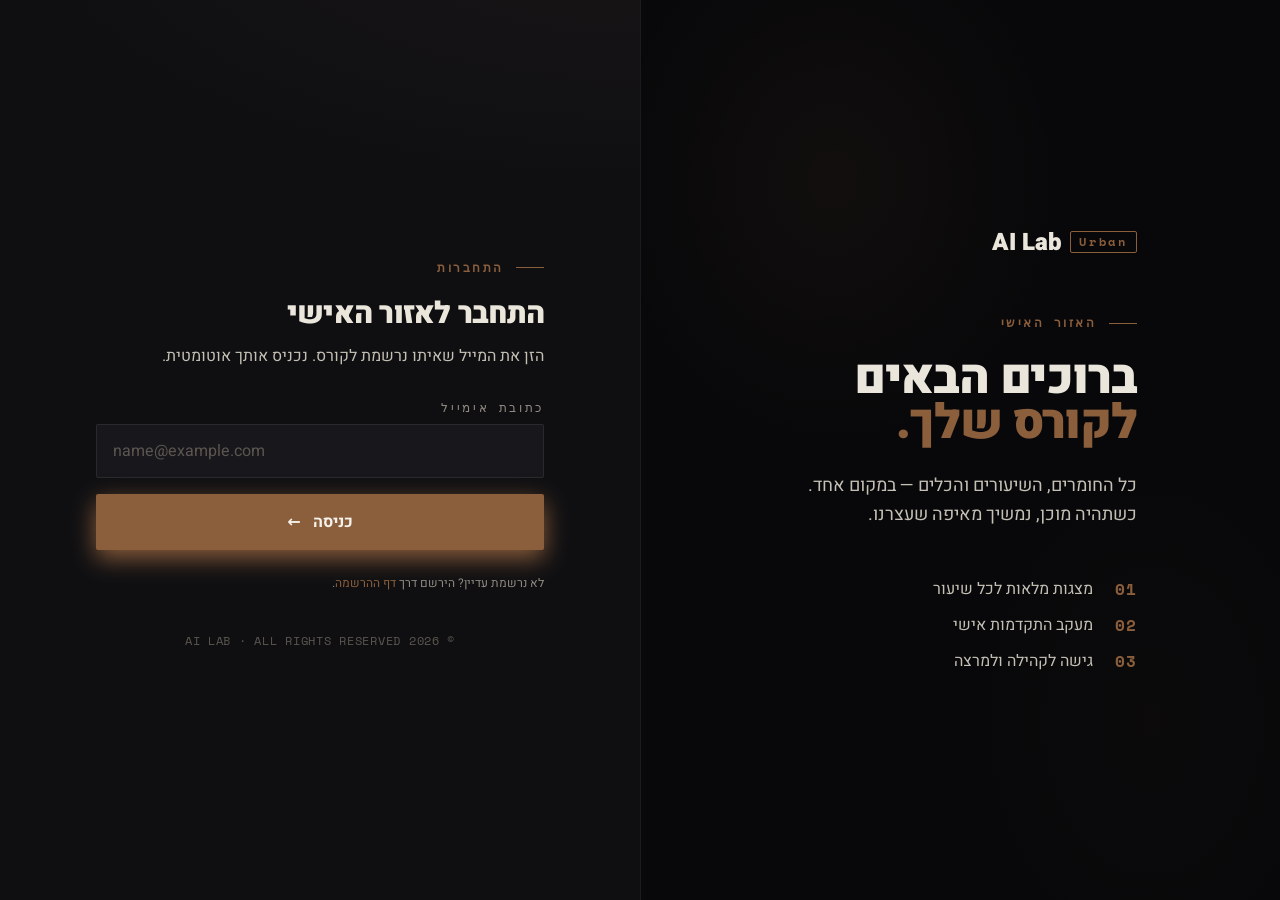
<file: portal/index.html>
<!DOCTYPE html>
<html lang="he" dir="rtl">
  <head>
    <meta charset="UTF-8" />
    <meta name="viewport" content="width=device-width, initial-scale=1.0" />
    <meta name="theme-color" content="#16181c" />

    <title>AI להתחדשות עירונית — האזור האישי</title>
    <meta name="description" content="האזור האישי של קורס הבינה המלאכותית לקהילת ההתחדשות העירונית בנדל״ן" />

    <link rel="preconnect" href="https://fonts.googleapis.com">
    <link rel="preconnect" href="https://fonts.gstatic.com" crossorigin>
    <link href="https://fonts.googleapis.com/css2?family=Assistant:wght@300;400;500;600;700;800&family=Heebo:wght@400;500;600;700;800;900&family=Space+Mono:wght@400;700&display=swap" rel="stylesheet">

    <!-- Google tag (gtag.js) — Urban Site + Portal -->
    <script async src="https://www.googletagmanager.com/gtag/js?id=G-10FS5VWV2F"></script>
    <script>
      window.dataLayer = window.dataLayer || [];
      function gtag(){dataLayer.push(arguments);}
      gtag('js', new Date());
      gtag('config', 'G-10FS5VWV2F');
    </script>
    <script type="module" crossorigin src="/portal/assets/index-ClNElGcR.js"></script>
    <link rel="stylesheet" crossorigin href="/portal/assets/index-e7zzlrrI.css">
  </head>
  <body>
    <div id="root"></div>
  </body>
</html>
</file>
<file: style.css>
:root {
  /* Brushed black steel palette */
  --bg: #0F0F12;
  --bg-elev: #17171C;
  --bg-card: #1F1F26;
  --bg-side: #08080A;
  --steel: #8A8A92;
  --steel-light: #B8B8BE;
  --steel-dark: #3A3A42;
  --line: rgba(255,255,255,0.08);
  --line-strong: rgba(255,255,255,0.18);
  --brand: #C8C8CE;
  --brand-glow: #E8E8ED;
  --brand-deep: #6A6A72;
  --ink-100: #EAE6DC;
  --ink-300: #C5C0B5;
  --ink-500: #908A80;
  --ink-700: #5C5650;
  --cream: #F5F1EB;
  --footer-bg: #050506;
  /* Oak wood accent — dark parquet tones for emphasis */
  --oak: #8B5E3C;
  --oak-light: #B5784A;
  --oak-deep: #5D3A1F;
  --oak-glow: #C68A56;
  --warn: #C8C8CE;
  --shadow-brand: 0 0 30px rgba(200,200,206,0.18);
  --shadow-brand-lg: 0 0 50px rgba(200,200,206,0.30);
}

* { box-sizing: border-box; margin: 0; padding: 0; }
html { scroll-behavior: smooth; -webkit-font-smoothing: antialiased; -webkit-text-size-adjust: 100%; }
body {
  font-family: 'Heebo', system-ui, -apple-system, sans-serif;
  background: var(--bg);
  color: var(--ink-100);
  line-height: 1.6;
  min-height: 100vh;
  position: relative;
  overflow-x: hidden;
  background-image:
    radial-gradient(ellipse 80% 50% at 50% -10%, rgba(200,200,206,0.10), transparent 60%),
    radial-gradient(ellipse 60% 40% at 100% 30%, rgba(200,200,206,0.06), transparent 60%);
  background-attachment: fixed;
}
/* Per-section steel plate textures — each section a different plate with its own scuffs */
body > section {
  position: relative;
  isolation: isolate;
  z-index: 1;
}
body > section::before {
  content: "";
  position: absolute;
  inset: 0;
  pointer-events: none;
  z-index: 0;
  opacity: 0.15;
  mix-blend-mode: screen;
  background-image: url("data:image/svg+xml;utf8,<svg xmlns='http://www.w3.org/2000/svg' viewBox='0 0 1800 1800'><filter id='s'><feTurbulence type='fractalNoise' baseFrequency='0.0045' numOctaves='2' seed='7' result='blobs'/><feColorMatrix in='blobs' values='0 0 0 0 0  0 0 0 0 0  0 0 0 0 0  4.5 0 0 0 -2.1' result='mask'/><feTurbulence type='fractalNoise' baseFrequency='0.002 0.85' numOctaves='2' seed='14' result='brushed'/><feColorMatrix in='brushed' values='0 0 0 0 0.84  0 0 0 0 0.84  0 0 0 0 0.88  0 0 0 0.6 0' result='lines'/><feComposite in='lines' in2='mask' operator='in'/></filter><rect width='100%25' height='100%25' filter='url(%23s)'/></svg>");
  background-size: 1800px 1800px;
  background-repeat: repeat;
}
body > section::after {
  content: "";
  position: absolute;
  inset: 0;
  pointer-events: none;
  z-index: 0;
  opacity: 0.10;
  mix-blend-mode: multiply;
  background-image: url("data:image/svg+xml;utf8,<svg xmlns='http://www.w3.org/2000/svg' viewBox='0 0 2200 2200'><filter id='d'><feTurbulence type='fractalNoise' baseFrequency='0.0035' numOctaves='2' seed='23' result='blobs'/><feColorMatrix in='blobs' values='0 0 0 0 0  0 0 0 0 0  0 0 0 0 0  5 0 0 0 -2.8' result='mask'/><feTurbulence type='fractalNoise' baseFrequency='0.0025 1.05' numOctaves='2' seed='31' result='brushed'/><feColorMatrix in='brushed' values='0 0 0 0 0  0 0 0 0 0  0 0 0 0 0  0 0 0 0.7 0' result='lines'/><feComposite in='lines' in2='mask' operator='in'/></filter><rect width='100%25' height='100%25' filter='url(%23d)'/></svg>");
  background-size: 2200px 2200px;
  background-repeat: repeat;
}
/* Different seeds per section — each looks like a unique steel plate */
.portal-showcase::before {
  background-image: url("data:image/svg+xml;utf8,<svg xmlns='http://www.w3.org/2000/svg' viewBox='0 0 1800 1800'><filter id='s2'><feTurbulence type='fractalNoise' baseFrequency='0.0040' numOctaves='2' seed='42' result='blobs'/><feColorMatrix in='blobs' values='0 0 0 0 0  0 0 0 0 0  0 0 0 0 0  4.5 0 0 0 -2.1' result='mask'/><feTurbulence type='fractalNoise' baseFrequency='0.0022 0.9' numOctaves='2' seed='51' result='brushed'/><feColorMatrix in='brushed' values='0 0 0 0 0.84  0 0 0 0 0.84  0 0 0 0 0.88  0 0 0 0.6 0' result='lines'/><feComposite in='lines' in2='mask' operator='in'/></filter><rect width='100%25' height='100%25' filter='url(%23s2)'/></svg>");
}
.portal-showcase::after {
  background-image: url("data:image/svg+xml;utf8,<svg xmlns='http://www.w3.org/2000/svg' viewBox='0 0 2200 2200'><filter id='d2'><feTurbulence type='fractalNoise' baseFrequency='0.0033' numOctaves='2' seed='61' result='blobs'/><feColorMatrix in='blobs' values='0 0 0 0 0  0 0 0 0 0  0 0 0 0 0  5 0 0 0 -2.8' result='mask'/><feTurbulence type='fractalNoise' baseFrequency='0.0026 1.0' numOctaves='2' seed='73' result='brushed'/><feColorMatrix in='brushed' values='0 0 0 0 0  0 0 0 0 0  0 0 0 0 0  0 0 0 0.7 0' result='lines'/><feComposite in='lines' in2='mask' operator='in'/></filter><rect width='100%25' height='100%25' filter='url(%23d2)'/></svg>");
}
.problem::before {
  background-image: url("data:image/svg+xml;utf8,<svg xmlns='http://www.w3.org/2000/svg' viewBox='0 0 1800 1800'><filter id='s3'><feTurbulence type='fractalNoise' baseFrequency='0.0050' numOctaves='2' seed='88' result='blobs'/><feColorMatrix in='blobs' values='0 0 0 0 0  0 0 0 0 0  0 0 0 0 0  4.5 0 0 0 -2.1' result='mask'/><feTurbulence type='fractalNoise' baseFrequency='0.0018 0.95' numOctaves='2' seed='97' result='brushed'/><feColorMatrix in='brushed' values='0 0 0 0 0.84  0 0 0 0 0.84  0 0 0 0 0.88  0 0 0 0.6 0' result='lines'/><feComposite in='lines' in2='mask' operator='in'/></filter><rect width='100%25' height='100%25' filter='url(%23s3)'/></svg>");
}
.problem::after {
  background-image: url("data:image/svg+xml;utf8,<svg xmlns='http://www.w3.org/2000/svg' viewBox='0 0 2200 2200'><filter id='d3'><feTurbulence type='fractalNoise' baseFrequency='0.0038' numOctaves='2' seed='103' result='blobs'/><feColorMatrix in='blobs' values='0 0 0 0 0  0 0 0 0 0  0 0 0 0 0  5 0 0 0 -2.8' result='mask'/><feTurbulence type='fractalNoise' baseFrequency='0.0024 1.1' numOctaves='2' seed='115' result='brushed'/><feColorMatrix in='brushed' values='0 0 0 0 0  0 0 0 0 0  0 0 0 0 0  0 0 0 0.7 0' result='lines'/><feComposite in='lines' in2='mask' operator='in'/></filter><rect width='100%25' height='100%25' filter='url(%23d3)'/></svg>");
}
.program::before {
  background-image: url("data:image/svg+xml;utf8,<svg xmlns='http://www.w3.org/2000/svg' viewBox='0 0 1800 1800'><filter id='s4'><feTurbulence type='fractalNoise' baseFrequency='0.0042' numOctaves='2' seed='124' result='blobs'/><feColorMatrix in='blobs' values='0 0 0 0 0  0 0 0 0 0  0 0 0 0 0  4.5 0 0 0 -2.1' result='mask'/><feTurbulence type='fractalNoise' baseFrequency='0.0021 0.88' numOctaves='2' seed='137' result='brushed'/><feColorMatrix in='brushed' values='0 0 0 0 0.84  0 0 0 0 0.84  0 0 0 0 0.88  0 0 0 0.6 0' result='lines'/><feComposite in='lines' in2='mask' operator='in'/></filter><rect width='100%25' height='100%25' filter='url(%23s4)'/></svg>");
}
.program::after {
  background-image: url("data:image/svg+xml;utf8,<svg xmlns='http://www.w3.org/2000/svg' viewBox='0 0 2200 2200'><filter id='d4'><feTurbulence type='fractalNoise' baseFrequency='0.0036' numOctaves='2' seed='148' result='blobs'/><feColorMatrix in='blobs' values='0 0 0 0 0  0 0 0 0 0  0 0 0 0 0  5 0 0 0 -2.8' result='mask'/><feTurbulence type='fractalNoise' baseFrequency='0.0027 1.02' numOctaves='2' seed='159' result='brushed'/><feColorMatrix in='brushed' values='0 0 0 0 0  0 0 0 0 0  0 0 0 0 0  0 0 0 0.7 0' result='lines'/><feComposite in='lines' in2='mask' operator='in'/></filter><rect width='100%25' height='100%25' filter='url(%23d4)'/></svg>");
}
.instructor-section::before {
  background-image: url("data:image/svg+xml;utf8,<svg xmlns='http://www.w3.org/2000/svg' viewBox='0 0 1800 1800'><filter id='s5'><feTurbulence type='fractalNoise' baseFrequency='0.0047' numOctaves='2' seed='172' result='blobs'/><feColorMatrix in='blobs' values='0 0 0 0 0  0 0 0 0 0  0 0 0 0 0  4.5 0 0 0 -2.1' result='mask'/><feTurbulence type='fractalNoise' baseFrequency='0.0019 0.92' numOctaves='2' seed='181' result='brushed'/><feColorMatrix in='brushed' values='0 0 0 0 0.84  0 0 0 0 0.84  0 0 0 0 0.88  0 0 0 0.6 0' result='lines'/><feComposite in='lines' in2='mask' operator='in'/></filter><rect width='100%25' height='100%25' filter='url(%23s5)'/></svg>");
}
.instructor-section::after {
  background-image: url("data:image/svg+xml;utf8,<svg xmlns='http://www.w3.org/2000/svg' viewBox='0 0 2200 2200'><filter id='d5'><feTurbulence type='fractalNoise' baseFrequency='0.0034' numOctaves='2' seed='196' result='blobs'/><feColorMatrix in='blobs' values='0 0 0 0 0  0 0 0 0 0  0 0 0 0 0  5 0 0 0 -2.8' result='mask'/><feTurbulence type='fractalNoise' baseFrequency='0.0023 1.08' numOctaves='2' seed='207' result='brushed'/><feColorMatrix in='brushed' values='0 0 0 0 0  0 0 0 0 0  0 0 0 0 0  0 0 0 0.7 0' result='lines'/><feComposite in='lines' in2='mask' operator='in'/></filter><rect width='100%25' height='100%25' filter='url(%23d5)'/></svg>");
}
.faq-section::before {
  background-image: url("data:image/svg+xml;utf8,<svg xmlns='http://www.w3.org/2000/svg' viewBox='0 0 1800 1800'><filter id='s6'><feTurbulence type='fractalNoise' baseFrequency='0.0043' numOctaves='2' seed='218' result='blobs'/><feColorMatrix in='blobs' values='0 0 0 0 0  0 0 0 0 0  0 0 0 0 0  4.5 0 0 0 -2.1' result='mask'/><feTurbulence type='fractalNoise' baseFrequency='0.0020 0.86' numOctaves='2' seed='229' result='brushed'/><feColorMatrix in='brushed' values='0 0 0 0 0.84  0 0 0 0 0.84  0 0 0 0 0.88  0 0 0 0.6 0' result='lines'/><feComposite in='lines' in2='mask' operator='in'/></filter><rect width='100%25' height='100%25' filter='url(%23s6)'/></svg>");
}
.faq-section::after {
  background-image: url("data:image/svg+xml;utf8,<svg xmlns='http://www.w3.org/2000/svg' viewBox='0 0 2200 2200'><filter id='d6'><feTurbulence type='fractalNoise' baseFrequency='0.0037' numOctaves='2' seed='241' result='blobs'/><feColorMatrix in='blobs' values='0 0 0 0 0  0 0 0 0 0  0 0 0 0 0  5 0 0 0 -2.8' result='mask'/><feTurbulence type='fractalNoise' baseFrequency='0.0025 1.04' numOctaves='2' seed='252' result='brushed'/><feColorMatrix in='brushed' values='0 0 0 0 0  0 0 0 0 0  0 0 0 0 0  0 0 0 0.7 0' result='lines'/><feComposite in='lines' in2='mask' operator='in'/></filter><rect width='100%25' height='100%25' filter='url(%23d6)'/></svg>");
}
.cta-section::before {
  background-image: url("data:image/svg+xml;utf8,<svg xmlns='http://www.w3.org/2000/svg' viewBox='0 0 1800 1800'><filter id='s7'><feTurbulence type='fractalNoise' baseFrequency='0.0046' numOctaves='2' seed='264' result='blobs'/><feColorMatrix in='blobs' values='0 0 0 0 0  0 0 0 0 0  0 0 0 0 0  4.5 0 0 0 -2.1' result='mask'/><feTurbulence type='fractalNoise' baseFrequency='0.0021 0.94' numOctaves='2' seed='275' result='brushed'/><feColorMatrix in='brushed' values='0 0 0 0 0.84  0 0 0 0 0.84  0 0 0 0 0.88  0 0 0 0.6 0' result='lines'/><feComposite in='lines' in2='mask' operator='in'/></filter><rect width='100%25' height='100%25' filter='url(%23s7)'/></svg>");
}
.cta-section::after {
  background-image: url("data:image/svg+xml;utf8,<svg xmlns='http://www.w3.org/2000/svg' viewBox='0 0 2200 2200'><filter id='d7'><feTurbulence type='fractalNoise' baseFrequency='0.0035' numOctaves='2' seed='288' result='blobs'/><feColorMatrix in='blobs' values='0 0 0 0 0  0 0 0 0 0  0 0 0 0 0  5 0 0 0 -2.8' result='mask'/><feTurbulence type='fractalNoise' baseFrequency='0.0024 1.06' numOctaves='2' seed='299' result='brushed'/><feColorMatrix in='brushed' values='0 0 0 0 0  0 0 0 0 0  0 0 0 0 0  0 0 0 0.7 0' result='lines'/><feComposite in='lines' in2='mask' operator='in'/></filter><rect width='100%25' height='100%25' filter='url(%23d7)'/></svg>");
}
/* Steel plate edge — subtle highlight at the top of each section (board joint) */
body > section + section {
  border-top: 1px solid rgba(255,255,255,0.04);
  box-shadow: inset 0 1px 0 rgba(255,255,255,0.05), inset 0 -8px 16px -8px rgba(0,0,0,0.5);
}
/* Footer — matte black, clean (sits above all textures, no brushing) */
.footer {
  position: relative;
  z-index: 10000;
  background: var(--footer-bg) !important;
  isolation: isolate;
}
img { max-width: 100%; display: block; }
::selection { background: var(--brand); color: var(--cream); }
::-webkit-scrollbar { width: 10px; }
::-webkit-scrollbar-track { background: var(--bg); }
::-webkit-scrollbar-thumb { background: var(--line-strong); }
::-webkit-scrollbar-thumb:hover { background: var(--brand); }

.container { max-width: 1180px; margin: 0 auto; padding: 0 24px; }
@media (max-width: 700px) { .container { padding: 0 16px; } }

em {
  font-style: normal;
  background: linear-gradient(180deg, #C68A56 0%, #A87042 30%, #6B4423 60%, #8B5E3C 100%);
  -webkit-background-clip: text;
  background-clip: text;
  color: transparent;
  -webkit-text-fill-color: transparent;
}
h1, h2, h3, h4 { font-weight: 800; letter-spacing: -0.02em; color: var(--ink-100); line-height: 1.1; text-wrap: balance; -webkit-text-wrap: balance; }

/* ========== KICKER ========== */
.kicker {
  font-family: 'Space Mono', monospace;
  display: inline-flex; align-items: center; gap: 12px;
  font-size: 0.72rem; font-weight: 700;
  text-transform: uppercase;
  letter-spacing: 0.2em;
  color: var(--oak-light);
  margin-bottom: 16px;
}
.kicker::before {
  content: "";
  display: block;
  width: 28px; height: 1px;
  background: var(--oak-light);
}

/* ========== BUTTONS ========== */
.btn-primary, .btn-secondary, .btn-solid, .btn-whatsapp {
  display: inline-flex; align-items: center; justify-content: center; gap: 10px;
  padding: 16px 32px;
  font-family: inherit; font-size: 1rem; font-weight: 700;
  border-radius: 4px; border: 0; cursor: pointer;
  text-decoration: none;
  transition: transform 0.15s, background 0.15s, box-shadow 0.15s;
}
.btn-primary:hover, .btn-secondary:hover, .btn-solid:hover, .btn-whatsapp:hover { transform: translateY(-2px); }
.btn-primary {
  background: linear-gradient(180deg, #B5784A 0%, #8B5E3C 45%, #5D3A1F 100%);
  color: #F5E6D3;
  border: 1px solid rgba(255,210,170,0.18);
  box-shadow: inset 0 1px 0 rgba(255,220,180,0.28), inset 0 -1px 0 rgba(0,0,0,0.35), 0 4px 14px rgba(0,0,0,0.5);
  position: relative;
  overflow: hidden;
}
.btn-primary::after {
  content: "";
  position: absolute;
  inset: 0;
  pointer-events: none;
  opacity: 0.35;
  mix-blend-mode: overlay;
  background-image: url("data:image/svg+xml;utf8,<svg xmlns='http://www.w3.org/2000/svg' viewBox='0 0 400 60'><filter id='bp'><feTurbulence type='fractalNoise' baseFrequency='0.003 1.6' numOctaves='2' seed='6'/><feColorMatrix values='0 0 0 0 0.6  0 0 0 0 0.4  0 0 0 0 0.2  0 0 0 0.4 0'/></filter><rect width='100%25' height='100%25' filter='url(%23bp)'/></svg>");
  background-size: 400px 60px;
  background-repeat: repeat;
}
.btn-primary:hover {
  background: linear-gradient(180deg, #C68A56 0%, #9A6A44 45%, #6B4423 100%);
  box-shadow: inset 0 1px 0 rgba(255,225,190,0.35), inset 0 -1px 0 rgba(0,0,0,0.35), 0 6px 20px rgba(0,0,0,0.55);
}
.btn-solid {
  background: linear-gradient(180deg, #2A2A30, #18181D);
  color: var(--ink-100);
  border: 1px solid rgba(255,255,255,0.12);
  box-shadow: inset 0 1px 0 rgba(255,255,255,0.08), 0 4px 14px rgba(0,0,0,0.4);
}
.btn-solid:hover { background: linear-gradient(180deg, #34343A, #1F1F25); border-color: rgba(255,255,255,0.22); }
.btn-secondary {
  background: transparent;
  color: var(--ink-100);
  border: 1.5px solid rgba(255,255,255,0.28);
}
.btn-secondary:hover { background: rgba(255,255,255,0.06); border-color: rgba(255,255,255,0.45); color: var(--cream); }
.btn-whatsapp {
  background: #1FA855; color: var(--cream);
}

/* ========== NAV ========== */
#navbar {
  position: sticky; top: 0; z-index: 10001;
  display: flex; align-items: center; justify-content: space-between;
  flex-direction: row-reverse; /* puts logo on the LEFT in RTL */
  padding: 14px 32px;
  background: #08080A;
  border-bottom: 1px solid rgba(255,255,255,0.06);
  isolation: isolate;
}
#navbar::before {
  content: "";
  position: absolute;
  inset: 0;
  pointer-events: none;
  z-index: 0;
  opacity: 0.18;
  mix-blend-mode: screen;
  background-image: url("data:image/svg+xml;utf8,<svg xmlns='http://www.w3.org/2000/svg' viewBox='0 0 2000 200'><filter id='nb'><feTurbulence type='fractalNoise' baseFrequency='0.0015 1.4' numOctaves='1' seed='9'/><feColorMatrix values='0 0 0 0 0.85  0 0 0 0 0.85  0 0 0 0 0.88  0 0 0 0.35 0'/></filter><rect width='100%25' height='100%25' filter='url(%23nb)'/></svg>");
  background-size: 2000px 200px;
  background-repeat: repeat;
}
#navbar > .nav-logo,
#navbar > .nav-cta-group,
#navbar > .mobile-menu-btn { z-index: 1; }
#navbar > .nav-links-desktop { z-index: 1; }
.nav-logo {
  display: inline-flex; align-items: baseline; gap: 8px;
  font-weight: 900; font-size: 1.3rem; color: var(--ink-100);
  text-decoration: none; letter-spacing: -0.02em;
  direction: ltr; /* AI Lab then STARTER, left-to-right */
}
.nav-logo-tag {
  font-family: 'Space Mono', monospace;
  font-size: 0.55rem; font-weight: 700;
  color: var(--brand);
  border: 1px solid var(--brand);
  padding: 2px 6px;
  border-radius: 2px;
  letter-spacing: 0.2em;
  line-height: 1;
}
.nav-links-desktop {
  position: absolute;
  left: 50%; top: 50%;
  transform: translate(-50%, -50%);
  display: flex; align-items: center; gap: 28px;
  list-style: none;
}
.nav-links-desktop a {
  color: var(--ink-300); text-decoration: none;
  font-size: 0.92rem; font-weight: 500;
  transition: color 0.15s;
  white-space: nowrap;
}
.nav-links-desktop a:hover { color: var(--ink-100); }
.nav-cta-group {
  display: flex; align-items: center; gap: 8px;
}
.nav-cta {
  padding: 9px 18px;
  font-size: 0.85rem; font-weight: 700;
  border-radius: 999px;
  text-decoration: none;
  transition: transform 0.15s, box-shadow 0.15s, border-color 0.15s;
  white-space: nowrap;
  display: inline-block;
}
.nav-cta:hover { transform: translateY(-1px); }
.nav-cta-green {
  background: linear-gradient(180deg, #B5784A 0%, #8B5E3C 50%, #5D3A1F 100%);
  color: #F5E6D3;
  border: 1px solid rgba(255,210,170,0.20);
  box-shadow: inset 0 1px 0 rgba(255,220,180,0.32), 0 4px 14px rgba(0,0,0,0.45);
}
.nav-cta-green:hover {
  background: linear-gradient(180deg, #C68A56 0%, #9A6A44 50%, #6B4423 100%);
  box-shadow: inset 0 1px 0 rgba(255,225,190,0.4), 0 6px 20px rgba(0,0,0,0.55);
}
.nav-cta-community {
  background: linear-gradient(180deg, #2A2A30, #15151A);
  color: var(--ink-100);
  border: 1px solid rgba(255,255,255,0.12);
  box-shadow: inset 0 1px 0 rgba(255,255,255,0.08), 0 4px 14px rgba(0,0,0,0.4);
}
.nav-cta-community:hover {
  background: linear-gradient(180deg, #34343A, #1C1C22);
  border-color: rgba(255,255,255,0.22);
}
.nav-cta-portal {
  background: transparent;
  color: var(--ink-100);
  border: 1.5px solid rgba(255,255,255,0.22);
}
.nav-cta-portal:hover { border-color: rgba(255,255,255,0.5); color: var(--cream); }
.mobile-menu-btn {
  display: none;
  width: 44px; height: 44px;
  border-radius: 12px;
  background: rgba(255,255,255,0.06);
  border: 1px solid rgba(255,255,255,0.14);
  color: var(--ink-100);
  font-size: 1.5rem;
  cursor: pointer;
  align-items: center;
  justify-content: center;
  transition: all 0.25s;
  z-index: 300;
}
.mobile-menu-btn.menu-open {
  font-size: 2rem;
  color: var(--ink-500);
  background: rgba(255,255,255,0.04);
  border-color: rgba(255,255,255,0.06);
}

/* Mobile full-screen menu panel */
.mobile-menu-panel {
  display: none;
  position: fixed;
  inset: 0;
  background: var(--bg);
  z-index: 250;
  flex-direction: column;
  justify-content: center;
  align-items: stretch;
  text-align: center;
  direction: rtl;
  overflow-y: auto;
}
.mobile-menu-panel.open {
  display: flex;
  animation: menuSlideIn 0.3s ease;
}
@keyframes menuSlideIn {
  from { opacity: 0; transform: translateY(-15px); }
  to   { opacity: 1; transform: translateY(0); }
}
.mobile-menu-header {
  position: absolute;
  top: 1.2rem;
  left: 1.5rem;
  right: 1.5rem;
}
.mobile-menu-logo {
  font-weight: 900; font-size: 1.3rem;
  display: inline-flex; align-items: baseline; gap: 8px;
  color: var(--ink-100);
}
.mobile-close-btn {
  width: 44px; height: 44px;
  border-radius: 12px;
  background: rgba(255,255,255,0.06);
  border: 1px solid rgba(255,255,255,0.14);
  color: var(--ink-100);
  font-size: 2rem;
  cursor: pointer;
  display: flex; align-items: center; justify-content: center;
  position: absolute;
  right: 1rem;
  top: 1rem;
}
.mobile-menu-links {
  list-style: none;
  padding: 0; margin: 0;
}
.mobile-menu-links a {
  display: flex;
  align-items: center;
  justify-content: center;
  gap: 0.7rem;
  padding: 1.1rem 1.5rem;
  font-size: 1.15rem;
  font-weight: 600;
  color: var(--ink-100);
  text-decoration: none;
  border-bottom: 1px solid rgba(255,255,255,0.06);
  transition: background 0.2s;
}
.mobile-menu-links a:hover {
  background: rgba(200,200,206,0.10);
}
.mobile-menu-links .mobile-cta-row,
.mobile-menu-links li:has(.mobile-cta-primary),
.mobile-menu-links li:has(.mobile-cta-community),
.mobile-menu-links li:has(.mobile-cta-portal) {
  border-bottom: none;
}
.mobile-cta-row { margin-top: 1.2rem; }
.mobile-cta-primary {
  margin: 0.4rem 1.5rem;
  padding: 0.9rem 1.5rem;
  border-radius: 14px;
  font-size: 1.1rem;
  font-weight: 700;
  background: linear-gradient(180deg, #B5784A 0%, #8B5E3C 50%, #5D3A1F 100%) !important;
  color: #F5E6D3 !important;
  border-bottom: none !important;
  box-shadow: inset 0 1px 0 rgba(255,220,180,0.30);
}
.mobile-cta-community {
  margin: 0.4rem 1.5rem;
  padding: 0.9rem 1.5rem;
  border-radius: 14px;
  font-size: 1.1rem;
  font-weight: 700;
  background: linear-gradient(135deg, var(--ink-100), var(--ink-300)) !important;
  color: var(--cream) !important;
  border-bottom: none !important;
}
.mobile-cta-portal {
  margin: 0.4rem 1.5rem;
  padding: 0.9rem 1.5rem;
  border-radius: 14px;
  font-size: 1.1rem;
  font-weight: 700;
  background: transparent !important;
  border: 1.5px solid var(--line-strong) !important;
  color: var(--ink-100) !important;
}
.mobile-overlay {
  display: none;
  position: fixed; inset: 0;
  background: rgba(31,29,27,0.4); backdrop-filter: blur(4px);
  z-index: 150;
}
.mobile-overlay.open { display: block; }

@media (max-width: 1024px) {
  .nav-links-desktop { display: none; }
  .nav-cta-group { display: none; }
  .mobile-menu-btn { display: flex; }
}

/* ========== HERO ========== */
.hero {
  position: relative;
  min-height: 100svh;
  display: flex; align-items: center; justify-content: center;
  padding: clamp(72px, 9vh, 110px) 0 clamp(96px, 11vh, 130px);
  overflow: hidden;
}
.hero-neural-canvas {
  position: absolute; inset: 0; z-index: 0;
  width: 100%; height: 100%;
  opacity: 0.6;
}
.hero-grid {
  position: absolute; inset: 0; z-index: 0;
  background-image:
    linear-gradient(rgba(255,255,255,0.06) 1px, transparent 1px),
    linear-gradient(90deg, rgba(255,255,255,0.06) 1px, transparent 1px);
  background-size: 56px 56px;
  mask-image: radial-gradient(ellipse 70% 60% at 50% 40%, #000 30%, transparent 80%);
  -webkit-mask-image: radial-gradient(ellipse 70% 60% at 50% 40%, #000 30%, transparent 80%);
  opacity: 0.4;
  pointer-events: none;
}
.hero-blob {
  position: absolute;
  width: 620px; height: 620px;
  border-radius: 50%;
  filter: blur(110px);
  opacity: 0.55;
  animation: heroFloat 18s ease-in-out infinite;
  pointer-events: none;
  z-index: 0;
}
.hero-blob--a { top: -180px; right: -120px; background: radial-gradient(circle, rgba(200,200,206,0.35), transparent 70%); }
.hero-blob--b { bottom: -220px; left: -160px; background: radial-gradient(circle, rgba(200,200,206,0.18), transparent 70%); animation-delay: -7s; }
@keyframes heroFloat {
  0%,100% { transform: translate3d(0,0,0) scale(1); }
  50%     { transform: translate3d(20px,-30px,0) scale(1.08); }
}

.hero-content {
  position: relative; z-index: 2;
  text-align: center;
  max-width: 980px;
  margin: 0 auto;
}
.hero-badge {
  display: inline-flex; align-items: center; gap: 10px;
  padding: 8px 18px;
  background: rgba(200,200,206,0.08);
  border: 1px solid rgba(200,200,206,0.35);
  border-radius: 999px;
  font-family: 'Space Mono', monospace;
  font-size: 0.78rem;
  color: var(--brand);
  letter-spacing: 0.04em;
  margin-bottom: 28px;
}
.pulse-dot {
  width: 8px; height: 8px;
  background: var(--brand);
  border-radius: 50%;
  box-shadow: 0 0 0 0 var(--brand);
  animation: heroPulse 2s ease-out infinite;
}
@keyframes heroPulse {
  0%   { box-shadow: 0 0 0 0 rgba(200,200,206,0.6); }
  100% { box-shadow: 0 0 0 14px rgba(200,200,206,0); }
}

.hero h1 {
  font-size: clamp(2.4rem, 6.2vw, 5rem);
  line-height: 0.96;
  margin-bottom: 14px;
  letter-spacing: -0.03em;
  text-wrap: balance;
  -webkit-text-wrap: balance;
}
.gradient-text {
  background: linear-gradient(135deg, #EAE6DC 0%, var(--oak-light) 45%, var(--oak) 65%, #B8B8BE 100%);
  -webkit-background-clip: text; background-clip: text;
  -webkit-text-fill-color: transparent; color: transparent;
}
.hero-slogan {
  font-family: 'Space Mono', monospace;
  font-size: clamp(0.95rem, 1.5vw, 1.15rem);
  color: var(--brand);
  margin-bottom: 18px;
  letter-spacing: 0.04em;
}
.hero-sub {
  font-size: clamp(1rem, 1.5vw, 1.2rem);
  color: var(--ink-300);
  max-width: 720px;
  margin: 0 auto 28px;
  line-height: 1.55;
  text-wrap: pretty;
  -webkit-text-wrap: pretty;
}
.hero-buttons {
  display: flex; gap: 14px; justify-content: center;
  flex-wrap: wrap;
  margin-bottom: 32px;
}
.hero-stats {
  display: flex; justify-content: center; gap: clamp(28px, 5vw, 56px);
  flex-wrap: wrap;
  margin-bottom: 28px;
}
.hero-stat .number {
  font-family: 'Space Mono', monospace;
  font-size: clamp(2rem, 3.5vw, 2.6rem);
  font-weight: 700;
  color: var(--brand);
  line-height: 1;
  margin-bottom: 4px;
}
.hero-stat .label {
  font-size: 0.85rem;
  color: var(--ink-500);
  font-family: 'Space Mono', monospace;
  letter-spacing: 0.08em;
  text-transform: uppercase;
}

/* Hero terminal — smaller on desktop, hidden on mobile */
.terminal {
  max-width: 560px;
  margin: 0 auto;
  background: #161513;
  border: 1px solid var(--line-strong);
  border-radius: 10px;
  overflow: hidden;
  text-align: right;
  box-shadow:
    0 24px 60px rgba(31,29,27,0.25),
    0 0 0 1px rgba(200,200,206,0.18),
    0 0 50px rgba(200,200,206,0.15);
}
.terminal-header {
  display: flex; align-items: center; gap: 7px;
  padding: 11px 14px;
  background: #1b1a18;
  border-bottom: 1px solid var(--line);
  direction: ltr;
}
.terminal-dot { width: 11px; height: 11px; border-radius: 50%; }
.terminal-dot.red    { background: #ff5f56; }
.terminal-dot.yellow { background: #ffbd2e; }
.terminal-dot.green  { background: #27c93f; }
.terminal-title {
  margin-left: auto;
  font-family: 'Space Mono', monospace;
  font-size: 0.72rem;
  color: #8a877d;
  letter-spacing: 0.08em;
}
.terminal-body {
  padding: 16px 18px;
  font-family: 'Space Mono', monospace;
  font-size: 0.78rem;
  line-height: 1.85;
  direction: ltr; text-align: left;
  min-height: 175px;
  background:
    radial-gradient(ellipse 80% 60% at 50% 0%, rgba(200,200,206,0.05), transparent 70%),
    #161513;
}
.t-line { display: block; opacity: 1; transition: opacity 0.3s ease, transform 0.3s ease; }
.t-line--hidden { opacity: 0; transform: translateY(4px); }
.t-line--visible { opacity: 1; transform: translateY(0); }
.t-prompt  { color: var(--brand); font-weight: 700; }
.t-sep     { color: #8a877d; }
.t-path    { color: #8ab4ff; }
.t-cmd     { color: #f1efe9; }
.t-claude  { color: var(--brand-glow); font-weight: 700; margin-right: 6px; }
.t-out     { color: #c4c0b6; }
.t-out--dim{ color: #8a877d; }
.t-file    { color: #ffd479; }
.t-success { color: var(--brand); font-weight: 700; }
.t-caret {
  display: inline-block;
  width: 8px; height: 1.05em;
  background: var(--brand);
  vertical-align: text-bottom;
  margin-right: 1px;
  animation: heroBlink 0.95s steps(2) infinite;
  box-shadow: 0 0 8px rgba(200,200,206,0.7);
}
.t-caret--off { display: none; }
@keyframes heroBlink { 50% { opacity: 0; } }

.hero-scroll-indicator {
  position: absolute;
  bottom: 24px; left: 50%;
  transform: translateX(-50%);
  display: flex; flex-direction: column; align-items: center; gap: 10px;
  font-family: 'Space Mono', monospace;
  font-size: 0.78rem;
  letter-spacing: 0.14em;
  color: var(--ink-300);
  text-decoration: none;
  text-transform: uppercase;
  transition: color 0.2s;
  white-space: nowrap;
}
.hero-scroll-indicator:hover { color: var(--oak-light); }
.hero-scroll-indicator svg { color: var(--oak-light); animation: scrollBob 2s ease-in-out infinite; }
@keyframes scrollBob {
  0%,100% { transform: translateY(0); }
  50%     { transform: translateY(6px); }
}

@media (max-width: 700px) {
  .hero {
    min-height: 100svh;
    padding: 70px 0 84px;
  }
  .hero-buttons .btn-primary, .hero-buttons .btn-secondary { width: 100%; }
  .hero-stats { gap: 28px; margin-bottom: 18px; }
  .terminal { display: none; } /* hide terminal on mobile */
  .hero-scroll-indicator {
    bottom: 18px;
    gap: 8px;
    font-size: 0.72rem;
    letter-spacing: 0.12em;
  }
  .hero-scroll-indicator svg { width: 20px; height: 20px; }
  .hero-blob { width: 380px; height: 380px; filter: blur(80px); }
}

/* ========== SECTION (shared) ========== */
section { padding: 80px 0; position: relative; }
.section-title { text-align: center; margin-bottom: 56px; }
.section-title .kicker { justify-content: center; }
.section-title h2 {
  font-size: clamp(2rem, 4.5vw, 3.2rem);
  margin-bottom: 14px;
  letter-spacing: -0.025em;
  text-wrap: balance;
  -webkit-text-wrap: balance;
}
.section-title p {
  color: var(--ink-300);
  font-size: 1.1rem;
  max-width: 620px;
  margin: 0 auto;
  line-height: 1.6;
  text-wrap: pretty;
  -webkit-text-wrap: pretty;
}
@media (max-width: 700px) {
  section { padding: 56px 0; }
  .section-title { margin-bottom: 36px; }
}

/* ========== PORTAL SHOWCASE ========== */
.portal-showcase { background: var(--bg-side); border-top: 1px solid var(--line); border-bottom: 1px solid var(--line); }
.portal-hero {
  position: relative;
  display: flex; align-items: center; justify-content: center;
  padding: 40px 0 80px;
}

/* Orbit badges */
.orbit-badge {
  position: absolute;
  display: flex; align-items: center; gap: 12px;
  padding: 12px 18px;
  background: var(--bg-elev);
  border: 1px solid var(--line-strong);
  border-radius: 12px;
  box-shadow: 0 10px 30px rgba(31,29,27,0.15), 0 0 20px rgba(200,200,206,0.05);
  z-index: 3;
  animation: orbitFloat 6s ease-in-out infinite;
}
.orbit-badge .ob-emoji {
  font-size: 1.6rem;
  filter: drop-shadow(0 0 4px rgba(200,200,206,0.4));
}
.orbit-badge .ob-text {
  font-size: 0.78rem;
  font-weight: 600;
  color: var(--ink-100);
  line-height: 1.3;
}
.orbit-tl { top: 5%; right: 5%; animation-delay: 0s; }
.orbit-tr { top: 8%; left: 5%; animation-delay: -1.5s; }
.orbit-bl { bottom: 18%; right: 3%; animation-delay: -3s; }
.orbit-br { bottom: 12%; left: 6%; animation-delay: -4.5s; }
@keyframes orbitFloat {
  0%,100% { transform: translateY(0); }
  50% { transform: translateY(-10px); }
}

/* Mac mockup */
.portal-mac {
  width: 100%; max-width: 880px;
  background: #b8b8b5;
  border: 1px solid var(--line-strong);
  border-radius: 12px;
  overflow: hidden;
  box-shadow: 0 50px 120px rgba(31,29,27,0.25), 0 0 80px rgba(200,200,206,0.12);
  position: relative; z-index: 2;
}
.portal-mac-bar {
  display: flex; align-items: center; gap: 7px;
  padding: 12px 16px;
  background: #c0c0bd;
  border-bottom: 1px solid var(--line);
  direction: ltr;
}
.pm-dot { width: 11px; height: 11px; border-radius: 50%; }
.pm-dot--red { background: #ff5f56; }
.pm-dot--yellow { background: #ffbd2e; }
.pm-dot--green { background: #27c93f; }
.pm-url {
  margin: 0 auto;
  font-family: 'Space Mono', monospace;
  font-size: 0.72rem;
  color: var(--ink-500);
  background: var(--bg);
  padding: 4px 14px;
  border-radius: 4px;
}

.portal-mac-frame {
  display: grid;
  grid-template-columns: 220px 1fr;
  min-height: 460px;
  background: var(--bg);
}

/* Sidebar */
.pm-sidebar {
  background: var(--bg-side);
  border-left: 1px solid var(--line);
  padding: 16px 12px;
  font-size: 0.78rem;
}
.pm-side-user {
  display: flex; align-items: center; gap: 10px;
  padding: 8px 6px 12px;
  border-bottom: 1px solid var(--line);
  margin-bottom: 12px;
}
.pm-avatar {
  width: 36px; height: 36px;
  border-radius: 50%;
  background: linear-gradient(135deg, var(--brand), var(--brand-glow));
  color: var(--cream);
  display: grid; place-items: center;
  font-weight: 900; font-size: 0.9rem;
}
.pm-user-name { font-weight: 700; color: var(--ink-100); font-size: 0.82rem; line-height: 1.2; }
.pm-user-tag { font-size: 0.65rem; color: var(--ink-500); display: flex; gap: 4px; align-items: baseline; margin-top: 2px; }
.pm-user-tag span {
  font-family: 'Space Mono', monospace;
  font-size: 0.5rem; color: var(--brand);
  border: 1px solid var(--brand); padding: 1px 4px;
  border-radius: 2px; letter-spacing: 0.15em;
}

.pm-side-cta {
  display: flex; align-items: center; gap: 8px;
  padding: 10px 12px;
  background: linear-gradient(135deg, var(--brand), var(--brand-glow));
  color: var(--cream);
  border-radius: 4px;
  font-weight: 700; font-size: 0.78rem;
  box-shadow: var(--shadow-brand);
  margin-bottom: 14px;
}
.pm-side-cta strong { display: block; font-size: 0.78rem; }
.pm-side-cta span:last-child { opacity: 0.65; font-size: 0.62rem; font-weight: 500; display: block; }
.pm-side-cta-play { margin-left: auto; font-size: 0.7rem; }
.pm-side-cta-dot {
  width: 6px; height: 6px;
  background: var(--ink-100); border-radius: 50%;
  animation: heroBlink 1.2s steps(2) infinite;
}

.pm-side-label {
  font-family: 'Space Mono', monospace;
  font-size: 0.55rem; font-weight: 700;
  text-transform: uppercase;
  letter-spacing: 0.2em;
  color: var(--ink-700);
  padding: 12px 6px 6px;
}
.pm-side-item {
  display: flex; align-items: center; gap: 8px;
  padding: 7px 10px;
  font-size: 0.74rem;
  color: var(--ink-300);
  border-radius: 3px;
  margin-bottom: 1px;
}
.pm-side-item > span:first-child {
  color: var(--ink-500);
  font-size: 0.75rem;
  width: 16px; text-align: center;
}
.pm-side-item .num {
  font-family: 'Space Mono', monospace;
  font-weight: 700;
}
.pm-side-item--active {
  background: rgba(200,200,206,0.08);
  border: 1px solid var(--brand);
  color: var(--brand);
}
.pm-side-item--active > span:first-child { color: var(--brand); }

/* Main */
.pm-main {
  padding: 28px;
  background:
    radial-gradient(ellipse 60% 40% at 30% 20%, rgba(200,200,206,0.04), transparent 60%),
    var(--bg);
}
.pm-kicker {
  font-family: 'Space Mono', monospace;
  font-size: 0.6rem; font-weight: 700;
  color: var(--brand);
  letter-spacing: 0.2em; text-transform: uppercase;
  margin-bottom: 8px;
}
.pm-greet {
  font-size: 2.2rem; font-weight: 900;
  line-height: 1; margin-bottom: 6px;
  letter-spacing: -0.02em;
}
.pm-greet em { color: var(--brand); }
.pm-greet-sub {
  color: var(--ink-500); font-size: 0.84rem;
  margin-bottom: 24px;
}

.pm-hero-card {
  background: linear-gradient(135deg, rgba(200,200,206,0.10), rgba(200,200,206,0.03)), var(--bg-elev);
  border: 1px solid var(--line);
  border-radius: 4px;
  padding: 22px;
  position: relative;
  margin-bottom: 16px;
}
.pm-hero-card::before {
  content: ""; position: absolute;
  top: 0; right: 0; height: 100%; width: 3px;
  background: var(--brand);
}
.pm-hero-kicker {
  font-family: 'Space Mono', monospace;
  font-size: 0.58rem; font-weight: 700;
  color: var(--brand);
  letter-spacing: 0.2em; text-transform: uppercase;
  margin-bottom: 6px;
}
.pm-hero-card h3 {
  font-size: 1.15rem; font-weight: 800;
  color: var(--ink-100); margin-bottom: 6px;
}
.pm-hero-meta {
  font-family: 'Space Mono', monospace;
  font-size: 0.65rem; color: var(--ink-500);
  margin-bottom: 14px;
}
.pm-hero-btn {
  display: inline-block;
  padding: 8px 16px;
  background: linear-gradient(135deg, var(--brand), var(--brand-glow));
  color: var(--cream);
  font-weight: 700; font-size: 0.75rem;
  border-radius: 3px;
  box-shadow: 0 0 20px rgba(200,200,206,0.4);
}

.pm-tiles {
  display: grid; grid-template-columns: repeat(3, 1fr); gap: 10px;
}
.pm-tile {
  background: var(--bg-elev);
  border: 1px solid var(--line);
  border-radius: 4px;
  padding: 12px;
}
.pm-tile-num {
  font-family: 'Space Mono', monospace;
  font-size: 1.3rem; font-weight: 700;
  color: var(--ink-700); line-height: 1;
  margin-bottom: 8px;
}
.pm-tile-title { font-weight: 700; color: var(--ink-100); font-size: 0.85rem; margin-bottom: 2px; }
.pm-tile-sub { font-size: 0.7rem; color: var(--ink-500); }

@media (max-width: 980px) {
  .orbit-tl, .orbit-tr, .orbit-bl, .orbit-br { display: none; }
}
@media (max-width: 700px) {
  .portal-mac { transform: scale(0.95); }
  .portal-mac-frame { grid-template-columns: 1fr; min-height: auto; }
  .pm-sidebar { display: none; }
  .pm-main { padding: 18px; }
  .pm-greet { font-size: 1.6rem; }
  .pm-tiles { grid-template-columns: 1fr 1fr; }
}

/* ========== PROBLEM ========== */
.problem-grid {
  display: grid; grid-template-columns: repeat(3, 1fr); gap: 20px;
  margin-bottom: 56px;
}
.problem-card {
  background: var(--bg-elev);
  border: 1px solid var(--line);
  border-radius: 8px;
  padding: 32px 28px;
  position: relative; overflow: hidden;
  transition: border-color 0.25s, transform 0.25s, box-shadow 0.25s;
}
.problem-card::before {
  content: ""; position: absolute;
  top: 0; right: 0; height: 3px; left: 0;
  background: linear-gradient(90deg, transparent, var(--brand), transparent);
  transform: scaleX(0);
  transition: transform 0.4s ease;
}
.problem-card:hover {
  border-color: var(--brand);
  transform: translateY(-4px);
  box-shadow: 0 20px 40px rgba(31,29,27,0.15), 0 0 30px rgba(200,200,206,0.12);
}
.problem-card:hover::before { transform: scaleX(1); }
.problem-icon {
  font-size: 2.2rem;
  margin-bottom: 16px;
}
.problem-card h3 { font-size: 1.25rem; margin-bottom: 10px; }
.problem-card p { color: var(--ink-300); line-height: 1.6; font-size: 0.98rem; }

/* sub-divider */
.section-sub-divider {
  display: flex; align-items: center; gap: 16px;
  margin: 56px auto 32px;
  max-width: 600px;
}
.sub-divider-line { flex: 1; height: 1px; background: var(--line); }
.sub-divider-text {
  font-family: 'Space Mono', monospace;
  font-size: 0.72rem; font-weight: 700;
  color: var(--brand);
  letter-spacing: 0.2em; text-transform: uppercase;
}
.section-subtitle { text-align: center; margin-bottom: 32px; }
.section-subtitle h3 { font-size: 1.6rem; margin-bottom: 8px; }
.section-subtitle p { color: var(--ink-500); }

.skills-grid {
  display: grid; grid-template-columns: repeat(3, 1fr); gap: 16px;
}
.skill-card {
  background: var(--bg-elev);
  border: 1px solid var(--line);
  border-radius: 6px;
  padding: 22px;
  transition: border-color 0.2s, transform 0.2s;
}
.skill-card:hover { border-color: var(--brand); transform: translateY(-2px); }
.skill-card .skill-card-icon {
  font-size: 1.8rem;
  margin-bottom: 12px;
  color: var(--brand);
}
.skill-card h4 { font-size: 1.05rem; margin-bottom: 6px; }
.skill-card p { color: var(--ink-500); font-size: 0.88rem; line-height: 1.5; }
.skill-card--featured {
  grid-column: span 3;
  background: linear-gradient(135deg, rgba(200,200,206,0.08), rgba(200,200,206,0.02)), var(--bg-elev);
  border-color: var(--brand);
  padding: 32px;
  display: grid; grid-template-columns: 80px 1fr;
  gap: 24px; align-items: center;
}
.skill-card--featured h4 { font-size: 1.6rem; color: var(--brand); margin-bottom: 6px; }
.skill-card--featured p { font-size: 1rem; color: var(--ink-300); }

@media (max-width: 700px) {
  .problem-grid { grid-template-columns: 1fr; }
  .skills-grid { grid-template-columns: 1fr; }
  .skill-card--featured { grid-column: span 1; grid-template-columns: 1fr; text-align: center; padding: 24px; }
}

/* ========== SYLLABUS ========== */
.syllabus-list { display: flex; flex-direction: column; gap: 10px; }
.lesson-row {
  display: grid; grid-template-columns: 64px 1fr auto;
  gap: 20px; align-items: center;
  padding: 22px 26px;
  background: var(--bg-elev);
  border: 1px solid var(--line);
  border-radius: 6px;
  cursor: pointer;
  transition: border-color 0.2s, transform 0.2s, background 0.2s;
  position: relative; overflow: hidden;
}
.lesson-row::before {
  content: ""; position: absolute; inset: 0;
  background: linear-gradient(90deg, rgba(200,200,206,0.06), transparent 60%);
  opacity: 0; transition: opacity 0.3s;
}
.lesson-row:hover { border-color: var(--brand); transform: translateX(-4px); }
.lesson-row:hover::before { opacity: 1; }
.lesson-num {
  font-family: 'Space Mono', monospace;
  font-size: 2rem; font-weight: 700;
  color: var(--ink-700); line-height: 1;
  transition: color 0.2s;
  position: relative; z-index: 1;
}
.lesson-row:hover .lesson-num { color: var(--brand); }
.lesson-info { position: relative; z-index: 1; }
.lesson-info h4 { font-size: 1.15rem; margin-bottom: 4px; font-weight: 700; }
.lesson-info p { color: var(--ink-500); font-size: 0.92rem; line-height: 1.5; }
.lesson-toggle {
  width: 36px; height: 36px;
  display: grid; place-items: center;
  background: var(--bg-card);
  border: 1px solid var(--line-strong);
  border-radius: 4px;
  font-size: 1.1rem; font-weight: 700;
  color: var(--ink-500);
  transition: transform 0.25s, color 0.25s, border-color 0.25s, background 0.25s;
  position: relative; z-index: 1;
}
.lesson-row:hover .lesson-toggle { background: var(--brand); color: var(--cream); border-color: var(--brand); }
.lesson-row.open .lesson-toggle { transform: rotate(45deg); background: var(--brand); color: var(--cream); border-color: var(--brand); }
.lesson-detail {
  display: none;
  background: var(--bg-elev);
  border: 1px solid var(--line);
  border-top: 0;
  border-radius: 0 0 6px 6px;
  padding: 0 26px;
  margin-top: -10px;
}
.lesson-detail.open { display: block; }
.lesson-detail-inner {
  padding: 22px 0 24px;
  border-top: 1px dashed var(--line);
  color: var(--ink-300);
}
.lesson-detail-inner h5 {
  font-family: 'Space Mono', monospace;
  font-size: 0.7rem; font-weight: 700;
  text-transform: uppercase;
  letter-spacing: 0.2em;
  color: var(--brand);
  margin-bottom: 14px;
}
.lesson-detail-inner ul { padding-right: 22px; }
.lesson-detail-inner li { margin-bottom: 8px; line-height: 1.6; }

.mid-cta { text-align: center; margin-top: 56px; }

@media (max-width: 700px) {
  .lesson-row { grid-template-columns: 44px 1fr auto; gap: 12px; padding: 16px 18px; }
  .lesson-num { font-size: 1.4rem; }
  .lesson-info h4 { font-size: 1rem; }
  .lesson-info p { font-size: 0.82rem; }
  .lesson-toggle { width: 30px; height: 30px; font-size: 1rem; }
  .lesson-detail { padding: 0 18px; }
}

/* ========== TESTIMONIALS ========== */
.testimonials-section { display: none; background: var(--bg-side); border-top: 1px solid var(--line); border-bottom: 1px solid var(--line); }
.tt-head { text-align: center; margin-bottom: 40px; }
.tt-badge {
  display: inline-block;
  font-family: 'Space Mono', monospace;
  font-size: 0.72rem; font-weight: 700;
  letter-spacing: 0.2em; text-transform: uppercase;
  color: var(--brand);
  border: 1px solid var(--brand);
  padding: 6px 14px;
  border-radius: 4px;
  margin-bottom: 18px;
}
.tt-head h2 {
  font-size: clamp(2rem, 4.5vw, 3.2rem);
  margin-bottom: 14px;
}
.tt-head p { color: var(--ink-300); font-size: 1.1rem; max-width: 600px; margin: 0 auto; }

.testimonials {
  overflow: hidden;
  padding: 16px 0;
  -webkit-mask-image: linear-gradient(90deg, transparent, #000 8%, #000 92%, transparent);
          mask-image: linear-gradient(90deg, transparent, #000 8%, #000 92%, transparent);
}
.testimonials-row {
  display: flex; gap: 16px;
  animation: scrollMarquee 50s linear infinite;
  width: max-content;
}
.testimonials-row.reverse { animation-direction: reverse; animation-duration: 60s; margin-top: 16px; }
.testimonials:hover .testimonials-row { animation-play-state: paused; }
@keyframes scrollMarquee {
  from { transform: translateX(0); }
  to   { transform: translateX(50%); }
}
.testimonial-card {
  width: 340px;
  flex-shrink: 0;
  background: var(--bg-elev);
  border: 1px solid var(--line);
  border-radius: 6px;
  padding: 22px;
  transition: border-color 0.2s, transform 0.2s, box-shadow 0.2s;
}
.testimonial-card:hover { border-color: var(--brand); transform: translateY(-3px); box-shadow: 0 14px 30px rgba(31,29,27,0.15); }
.testimonial-stars { color: var(--brand); letter-spacing: 2px; margin-bottom: 12px; font-size: 0.95rem; }
.testimonial-card p { color: var(--ink-300); font-size: 0.95rem; line-height: 1.55; margin-bottom: 16px; }
.testimonial-author { display: flex; align-items: center; gap: 12px; }
.testimonial-avatar {
  width: 40px; height: 40px;
  border-radius: 50%;
  background: linear-gradient(135deg, var(--brand), var(--brand-glow));
  color: var(--cream);
  display: grid; place-items: center;
  font-weight: 900; font-size: 1rem;
  flex-shrink: 0;
}
.testimonial-author-name { font-weight: 700; color: var(--ink-100); font-size: 0.9rem; line-height: 1.2; }
.testimonial-author-role { font-size: 0.78rem; color: var(--ink-500); }

/* ========== INSTRUCTOR ========== */
.instructors-grid {
  display: grid;
  grid-template-columns: repeat(2, 1fr);
  gap: 24px;
}
@media (max-width: 900px) {
  .instructors-grid { grid-template-columns: 1fr; }
}
.instructor-card {
  display: grid; grid-template-columns: 140px 1fr;
  gap: 28px; align-items: center;
  background: var(--bg-elev);
  border: 1px solid var(--line);
  border-radius: 8px;
  padding: 32px;
  position: relative; overflow: hidden;
}
.instructor-card::before {
  content: ""; position: absolute;
  top: 0; right: 0; height: 100%; width: 4px;
  background: linear-gradient(180deg, var(--brand), var(--brand-glow));
}
.instructor-avatar {
  width: 140px; height: 140px;
  border-radius: 50%;
  overflow: hidden;
  border: 3px solid var(--brand);
  box-shadow: var(--shadow-brand);
}
.instructor-avatar img { width: 100%; height: 100%; object-fit: cover; }
.instructor-info h3 { font-size: 1.9rem; margin-bottom: 6px; }
.instructor-info .title {
  font-family: 'Space Mono', monospace;
  font-size: 0.78rem; font-weight: 700;
  text-transform: uppercase;
  letter-spacing: 0.2em;
  color: var(--brand);
  margin-bottom: 16px;
}
.instructor-info p { color: var(--ink-300); line-height: 1.7; font-size: 1.02rem; }
.instructor-tags {
  display: flex; flex-wrap: wrap; gap: 8px;
  margin-top: 18px;
}
.instructor-tags span {
  padding: 6px 12px;
  background: var(--bg-card);
  border: 1px solid var(--line);
  border-radius: 4px;
  font-size: 0.82rem;
  color: var(--ink-300);
}
@media (max-width: 700px) {
  .instructor-card { grid-template-columns: 1fr; gap: 20px; padding: 28px; text-align: right; }
  .instructor-avatar { width: 120px; height: 120px; margin: 0 0 4px 0; }
  .instructor-info h3 { font-size: 1.6rem; }
}

/* ========== FAQ ========== */
.faq-list { display: flex; flex-direction: column; gap: 8px; max-width: 820px; margin: 0 auto; }
.faq-item {
  background: var(--bg-elev);
  border: 1px solid var(--line);
  border-radius: 6px;
  transition: border-color 0.2s;
}
.faq-item:hover { border-color: var(--line-strong); }
.faq-item.open { border-color: var(--brand); }
.faq-question {
  width: 100%;
  display: flex; align-items: center; justify-content: space-between;
  gap: 16px;
  padding: 20px 24px;
  background: none; border: 0;
  text-align: right;
  font-family: inherit; font-size: 1.05rem; font-weight: 600;
  color: var(--ink-100);
  cursor: pointer;
}
.faq-question::after {
  content: "+";
  font-size: 1.4rem;
  color: var(--brand);
  transition: transform 0.2s;
}
.faq-item.open .faq-question::after { content: "−"; }
.faq-answer {
  display: none;
  padding: 0 24px 22px;
  color: var(--ink-300);
  line-height: 1.7;
}
.faq-item.open .faq-answer { display: block; }
@media (max-width: 700px) {
  .faq-question { padding: 16px 18px; font-size: 0.95rem; }
}

/* ========== CTA SECTION ========== */
.cta-section {
  padding: 100px 0;
  text-align: center;
  background:
    radial-gradient(ellipse 50% 60% at 50% 50%, rgba(200,200,206,0.1), transparent 70%);
  border-top: 1px solid var(--line);
}
.cta-section h2 { font-size: clamp(2.2rem, 5vw, 3.6rem); margin-bottom: 16px; letter-spacing: -0.025em; }
.cta-sub {
  color: var(--ink-300); font-size: 1.15rem;
  max-width: 600px; margin: 0 auto 40px;
  line-height: 1.55;
}
.cta-form {
  background: var(--bg-elev);
  border: 1px solid var(--line);
  border-radius: 10px;
  padding: 36px;
  max-width: 500px; margin: 0 auto;
  display: flex; flex-direction: column; gap: 14px;
}
.form-group { text-align: right; }
.form-group label {
  font-family: 'Space Mono', monospace;
  font-size: 0.72rem; font-weight: 700;
  text-transform: uppercase;
  letter-spacing: 0.2em;
  color: var(--ink-500);
  display: block; margin-bottom: 6px;
}
.form-group input {
  width: 100%;
  padding: 14px 16px;
  background: var(--bg);
  border: 1px solid var(--line-strong);
  border-radius: 4px;
  color: var(--ink-100);
  font-family: inherit; font-size: 1rem;
  transition: border-color 0.15s;
}
.form-group input:focus {
  outline: none;
  border-color: var(--brand);
  box-shadow: 0 0 0 3px rgba(200,200,206,0.15);
}
.form-buttons { display: flex; gap: 10px; flex-direction: column; margin-top: 8px; }
.form-success {
  display: none;
  padding: 18px;
  background: rgba(200,200,206,0.08);
  border: 1px solid var(--brand);
  border-radius: 4px;
  color: var(--brand);
  text-align: center; font-weight: 600;
  margin-top: 8px;
}
.form-success.show { display: block; }
@media (max-width: 700px) {
  .cta-section { padding: 64px 0; }
  .cta-form { padding: 24px; }
}

/* ========== FOOTER ========== */
.footer {
  padding: 60px 0 32px;
  border-top: 1px solid var(--line);
  background: var(--bg-side);
}
.footer-grid {
  display: grid; grid-template-columns: repeat(auto-fit, minmax(180px, 1fr));
  gap: 32px;
  margin-bottom: 40px;
}
.footer-col h4 { font-size: 0.95rem; margin-bottom: 14px; color: var(--ink-100); font-weight: 700; }
.footer-tag {
  font-family: 'Space Mono', monospace;
  font-size: 0.55rem; font-weight: 700;
  color: var(--brand);
  border: 1px solid var(--brand);
  padding: 1px 5px;
  border-radius: 2px;
  letter-spacing: 0.2em;
  margin-right: 2px;
}
.footer-col p, .footer-col a {
  color: var(--ink-500); font-size: 0.9rem;
  text-decoration: none; display: block;
  margin-bottom: 8px;
  transition: color 0.15s;
}
.footer-col a:hover { color: var(--brand); }

.footer-social {
  display: flex; gap: 12px;
  margin-top: 18px;
}
.footer-social a {
  display: inline-flex; align-items: center; justify-content: center;
  width: 38px; height: 38px;
  border-radius: 999px;
  border: 1px solid var(--line-strong);
  color: var(--ink-300);
  margin-bottom: 0;
  transition: color 0.15s, border-color 0.15s, transform 0.15s;
}
.footer-social a:hover {
  color: var(--brand);
  border-color: var(--brand);
  transform: translateY(-2px);
}

.footer-kids-cta {
  display: block !important;
  padding: 16px 18px !important;
  background: linear-gradient(135deg, rgba(74,69,63,0.12), rgba(200,200,206,0.08));
  border: 1px solid rgba(74,69,63,0.35);
  border-radius: 10px;
  text-decoration: none;
  margin-bottom: 0 !important;
  transition: border-color 0.15s, transform 0.15s, box-shadow 0.15s;
}
.footer-kids-cta:hover {
  border-color: var(--ink-500);
  transform: translateY(-2px);
  box-shadow: 0 8px 24px rgba(74,69,63,0.25);
  color: var(--ink-100) !important;
}
.footer-kids-eyebrow {
  display: block;
  font-family: 'Space Mono', monospace;
  font-size: 0.65rem; font-weight: 700;
  color: var(--ink-500);
  letter-spacing: 0.2em;
  text-transform: uppercase;
  margin-bottom: 6px;
}
.footer-kids-title {
  display: block;
  font-size: 1.1rem; font-weight: 800;
  color: var(--ink-100);
  margin-bottom: 4px;
}
.footer-kids-sub {
  display: block;
  font-size: 0.82rem;
  color: var(--ink-500);
  line-height: 1.4;
}

.footer-bottom {
  border-top: 1px solid var(--line);
  padding-top: 24px;
  display: flex; justify-content: space-between;
  flex-wrap: wrap; gap: 14px;
  font-family: 'Space Mono', monospace;
  font-size: 0.72rem;
  color: var(--ink-700);
  text-transform: uppercase;
  letter-spacing: 0.15em;
}

/* ========== REVEAL ========== */
.reveal { opacity: 0; transform: translateY(20px); transition: opacity 0.6s, transform 0.6s; }
.reveal.visible { opacity: 1; transform: translateY(0); }

@media (prefers-reduced-motion: reduce) {
  *, *::before, *::after { animation-duration: 0.01ms !important; animation-iteration-count: 1 !important; transition-duration: 0.01ms !important; }
}
</file>
<file: portal/assets/index-e7zzlrrI.css>
*,:before,:after{--tw-border-spacing-x: 0;--tw-border-spacing-y: 0;--tw-translate-x: 0;--tw-translate-y: 0;--tw-rotate: 0;--tw-skew-x: 0;--tw-skew-y: 0;--tw-scale-x: 1;--tw-scale-y: 1;--tw-pan-x: ;--tw-pan-y: ;--tw-pinch-zoom: ;--tw-scroll-snap-strictness: proximity;--tw-gradient-from-position: ;--tw-gradient-via-position: ;--tw-gradient-to-position: ;--tw-ordinal: ;--tw-slashed-zero: ;--tw-numeric-figure: ;--tw-numeric-spacing: ;--tw-numeric-fraction: ;--tw-ring-inset: ;--tw-ring-offset-width: 0px;--tw-ring-offset-color: #fff;--tw-ring-color: rgb(59 130 246 / .5);--tw-ring-offset-shadow: 0 0 #0000;--tw-ring-shadow: 0 0 #0000;--tw-shadow: 0 0 #0000;--tw-shadow-colored: 0 0 #0000;--tw-blur: ;--tw-brightness: ;--tw-contrast: ;--tw-grayscale: ;--tw-hue-rotate: ;--tw-invert: ;--tw-saturate: ;--tw-sepia: ;--tw-drop-shadow: ;--tw-backdrop-blur: ;--tw-backdrop-brightness: ;--tw-backdrop-contrast: ;--tw-backdrop-grayscale: ;--tw-backdrop-hue-rotate: ;--tw-backdrop-invert: ;--tw-backdrop-opacity: ;--tw-backdrop-saturate: ;--tw-backdrop-sepia: ;--tw-contain-size: ;--tw-contain-layout: ;--tw-contain-paint: ;--tw-contain-style: }::backdrop{--tw-border-spacing-x: 0;--tw-border-spacing-y: 0;--tw-translate-x: 0;--tw-translate-y: 0;--tw-rotate: 0;--tw-skew-x: 0;--tw-skew-y: 0;--tw-scale-x: 1;--tw-scale-y: 1;--tw-pan-x: ;--tw-pan-y: ;--tw-pinch-zoom: ;--tw-scroll-snap-strictness: proximity;--tw-gradient-from-position: ;--tw-gradient-via-position: ;--tw-gradient-to-position: ;--tw-ordinal: ;--tw-slashed-zero: ;--tw-numeric-figure: ;--tw-numeric-spacing: ;--tw-numeric-fraction: ;--tw-ring-inset: ;--tw-ring-offset-width: 0px;--tw-ring-offset-color: #fff;--tw-ring-color: rgb(59 130 246 / .5);--tw-ring-offset-shadow: 0 0 #0000;--tw-ring-shadow: 0 0 #0000;--tw-shadow: 0 0 #0000;--tw-shadow-colored: 0 0 #0000;--tw-blur: ;--tw-brightness: ;--tw-contrast: ;--tw-grayscale: ;--tw-hue-rotate: ;--tw-invert: ;--tw-saturate: ;--tw-sepia: ;--tw-drop-shadow: ;--tw-backdrop-blur: ;--tw-backdrop-brightness: ;--tw-backdrop-contrast: ;--tw-backdrop-grayscale: ;--tw-backdrop-hue-rotate: ;--tw-backdrop-invert: ;--tw-backdrop-opacity: ;--tw-backdrop-saturate: ;--tw-backdrop-sepia: ;--tw-contain-size: ;--tw-contain-layout: ;--tw-contain-paint: ;--tw-contain-style: }*,:before,:after{box-sizing:border-box;border-width:0;border-style:solid;border-color:#e5e7eb}:before,:after{--tw-content: ""}html,:host{line-height:1.5;-webkit-text-size-adjust:100%;-moz-tab-size:4;-o-tab-size:4;tab-size:4;font-family:Heebo,system-ui,sans-serif;font-feature-settings:normal;font-variation-settings:normal;-webkit-tap-highlight-color:transparent}body{margin:0;line-height:inherit}hr{height:0;color:inherit;border-top-width:1px}abbr:where([title]){-webkit-text-decoration:underline dotted;text-decoration:underline dotted}h1,h2,h3,h4,h5,h6{font-size:inherit;font-weight:inherit}a{color:inherit;text-decoration:inherit}b,strong{font-weight:bolder}code,kbd,samp,pre{font-family:Space Mono,ui-monospace,monospace;font-feature-settings:normal;font-variation-settings:normal;font-size:1em}small{font-size:80%}sub,sup{font-size:75%;line-height:0;position:relative;vertical-align:baseline}sub{bottom:-.25em}sup{top:-.5em}table{text-indent:0;border-color:inherit;border-collapse:collapse}button,input,optgroup,select,textarea{font-family:inherit;font-feature-settings:inherit;font-variation-settings:inherit;font-size:100%;font-weight:inherit;line-height:inherit;letter-spacing:inherit;color:inherit;margin:0;padding:0}button,select{text-transform:none}button,input:where([type=button]),input:where([type=reset]),input:where([type=submit]){-webkit-appearance:button;background-color:transparent;background-image:none}:-moz-focusring{outline:auto}:-moz-ui-invalid{box-shadow:none}progress{vertical-align:baseline}::-webkit-inner-spin-button,::-webkit-outer-spin-button{height:auto}[type=search]{-webkit-appearance:textfield;outline-offset:-2px}::-webkit-search-decoration{-webkit-appearance:none}::-webkit-file-upload-button{-webkit-appearance:button;font:inherit}summary{display:list-item}blockquote,dl,dd,h1,h2,h3,h4,h5,h6,hr,figure,p,pre{margin:0}fieldset{margin:0;padding:0}legend{padding:0}ol,ul,menu{list-style:none;margin:0;padding:0}dialog{padding:0}textarea{resize:vertical}input::-moz-placeholder,textarea::-moz-placeholder{opacity:1;color:#9ca3af}input::placeholder,textarea::placeholder{opacity:1;color:#9ca3af}button,[role=button]{cursor:pointer}:disabled{cursor:default}img,svg,video,canvas,audio,iframe,embed,object{display:block;vertical-align:middle}img,video{max-width:100%;height:auto}[hidden]:where(:not([hidden=until-found])){display:none}html{font-family:Heebo,system-ui,sans-serif;color:#eae6dc;background:#0f0f12;-webkit-font-smoothing:antialiased;-moz-osx-font-smoothing:grayscale;scroll-behavior:smooth;-webkit-tap-highlight-color:transparent;-webkit-text-size-adjust:100%;overscroll-behavior-y:none}body{min-height:100vh;background-image:radial-gradient(ellipse 80% 50% at 50% -10%,rgba(139,94,60,.08),transparent 60%),radial-gradient(ellipse 60% 40% at 100% 30%,rgba(139,94,60,.04),transparent 60%);background-attachment:fixed}button,a{-webkit-tap-highlight-color:transparent}h1,h2,h3,h4{font-family:Heebo,system-ui,sans-serif;font-weight:700;letter-spacing:-.025em;--tw-text-opacity: 1;color:rgb(234 230 220 / var(--tw-text-opacity, 1))}::-moz-selection{background-color:#8b5e3c;color:#f5f1eb}::selection{background-color:#8b5e3c;color:#f5f1eb}::-webkit-scrollbar{width:10px;height:10px}::-webkit-scrollbar-track{background:#0f0f12}::-webkit-scrollbar-thumb{background:#ffffff2e;border-radius:0}::-webkit-scrollbar-thumb:hover{background:#8b5e3c}.kicker{font-family:Space Mono,monospace;display:inline-flex;align-items:center;gap:.75rem;font-size:.72rem;font-weight:700;text-transform:uppercase;letter-spacing:.22em;--tw-text-opacity: 1;color:rgb(139 94 60 / var(--tw-text-opacity, 1))}.kicker:before{content:"";display:block;height:1px;width:1.75rem;--tw-bg-opacity: 1;background-color:rgb(139 94 60 / var(--tw-bg-opacity, 1))}.kicker-plain{font-family:Space Mono,monospace;display:inline-flex;align-items:center;gap:.5rem;font-size:.7rem;font-weight:700;text-transform:uppercase;letter-spacing:.22em;--tw-text-opacity: 1;color:rgb(144 138 128 / var(--tw-text-opacity, 1))}.mono{font-family:Space Mono,monospace;letter-spacing:.06em}.btn-primary{display:inline-flex;cursor:pointer;align-items:center;gap:.75rem;border-radius:.125rem;padding:1rem 1.75rem;font-size:1rem;line-height:1.5rem;font-weight:700;transition-property:transform;transition-timing-function:cubic-bezier(.4,0,.2,1);transition-duration:.15s}.btn-primary:hover{transform:translateY(-2px)}.btn-primary:hover .btn-arrow{transform:translate(-4px)}.btn-primary{--tw-bg-opacity: 1;background-color:rgb(139 94 60 / var(--tw-bg-opacity, 1));--tw-text-opacity: 1;color:rgb(245 241 235 / var(--tw-text-opacity, 1));--tw-shadow: 0 8px 24px rgba(139,94,60,.3);--tw-shadow-colored: 0 8px 24px var(--tw-shadow-color);box-shadow:var(--tw-ring-offset-shadow, 0 0 #0000),var(--tw-ring-shadow, 0 0 #0000),var(--tw-shadow);--tw-shadow-color: #8B5E3C;--tw-shadow: var(--tw-shadow-colored)}.btn-primary:hover{--tw-bg-opacity: 1;background-color:rgb(181 120 74 / var(--tw-bg-opacity, 1))}.btn-ghost{display:inline-flex;cursor:pointer;align-items:center;gap:.75rem;border-radius:.125rem;padding:1rem 1.75rem;font-size:1rem;line-height:1.5rem;font-weight:700;transition-property:transform;transition-timing-function:cubic-bezier(.4,0,.2,1);transition-duration:.15s}.btn-ghost:hover{transform:translateY(-2px)}.btn-ghost:hover .btn-arrow{transform:translate(-4px)}.btn-ghost{border-width:2px;--tw-border-opacity: 1;border-color:rgb(234 230 220 / var(--tw-border-opacity, 1));background-color:transparent;--tw-text-opacity: 1;color:rgb(234 230 220 / var(--tw-text-opacity, 1))}.btn-ghost:hover{--tw-bg-opacity: 1;background-color:rgb(234 230 220 / var(--tw-bg-opacity, 1));--tw-text-opacity: 1;color:rgb(245 241 235 / var(--tw-text-opacity, 1))}.btn-mono{font-family:Space Mono,monospace;display:inline-flex;cursor:pointer;align-items:center;gap:.5rem;border-radius:.125rem;padding:.5rem 1rem;font-size:.75rem;line-height:1rem;font-weight:700;text-transform:uppercase;letter-spacing:.06em;transition-property:color,background-color,border-color,text-decoration-color,fill,stroke,opacity,box-shadow,transform,filter,backdrop-filter;transition-timing-function:cubic-bezier(.4,0,.2,1);transition-duration:.15s}.btn-arrow{transition:transform .2s}.btn:hover .btn-arrow{transform:translate(-4px)}.card-elev{border-radius:.125rem;border-width:1px;border-color:#ffffff14;--tw-bg-opacity: 1;background-color:rgb(23 23 28 / var(--tw-bg-opacity, 1))}.card-hover{transition-property:all;transition-timing-function:cubic-bezier(.4,0,.2,1);transition-duration:.15s}.card-hover:hover{--tw-border-opacity: 1;border-color:rgb(139 94 60 / var(--tw-border-opacity, 1));--tw-bg-opacity: 1;background-color:rgb(31 31 38 / var(--tw-bg-opacity, 1))}.accent-stripe{position:relative}.accent-stripe:before{content:"";position:absolute;top:0;right:0;height:100%;width:.25rem;--tw-bg-opacity: 1;background-color:rgb(139 94 60 / var(--tw-bg-opacity, 1))}.input{width:100%;border-radius:.125rem;border-width:1px;border-color:#ffffff14;--tw-bg-opacity: 1;background-color:rgb(23 23 28 / var(--tw-bg-opacity, 1));padding:.875rem 1rem;font-size:1rem;line-height:1.5rem;--tw-text-opacity: 1;color:rgb(234 230 220 / var(--tw-text-opacity, 1))}.input::-moz-placeholder{--tw-placeholder-opacity: 1;color:rgb(92 86 80 / var(--tw-placeholder-opacity, 1))}.input::placeholder{--tw-placeholder-opacity: 1;color:rgb(92 86 80 / var(--tw-placeholder-opacity, 1))}.input{transition-property:color,background-color,border-color,text-decoration-color,fill,stroke,opacity,box-shadow,transform,filter,backdrop-filter;transition-timing-function:cubic-bezier(.4,0,.2,1);transition-duration:.15s}.input:focus{--tw-border-opacity: 1;border-color:rgb(139 94 60 / var(--tw-border-opacity, 1));outline:2px solid transparent;outline-offset:2px;--tw-ring-offset-shadow: var(--tw-ring-inset) 0 0 0 var(--tw-ring-offset-width) var(--tw-ring-offset-color);--tw-ring-shadow: var(--tw-ring-inset) 0 0 0 calc(1px + var(--tw-ring-offset-width)) var(--tw-ring-color);box-shadow:var(--tw-ring-offset-shadow),var(--tw-ring-shadow),var(--tw-shadow, 0 0 #0000);--tw-ring-opacity: 1;--tw-ring-color: rgb(139 94 60 / var(--tw-ring-opacity, 1))}.section-head{margin-bottom:1.75rem;display:flex;flex-wrap:wrap;align-items:baseline;justify-content:space-between;gap:.75rem;border-bottom-width:1px;border-color:#ffffff14;padding-bottom:.875rem}.section-head h3{font-size:1.5rem;line-height:2rem;font-weight:800;letter-spacing:-.025em}@media (min-width: 640px){.section-head h3{font-size:1.875rem;line-height:2.25rem}}.prose-slide{line-height:1.625;--tw-text-opacity: 1;color:rgb(197 192 181 / var(--tw-text-opacity, 1))}.prose-slide p{margin-top:1rem;margin-bottom:1rem;font-size:1.125rem;line-height:1.75rem;line-height:1.625}.prose-slide strong{font-weight:700;--tw-text-opacity: 1;color:rgb(234 230 220 / var(--tw-text-opacity, 1))}.prose-slide em{font-weight:600;font-style:normal;--tw-text-opacity: 1;color:rgb(139 94 60 / var(--tw-text-opacity, 1))}.prose-slide ul{margin-top:1rem;margin-bottom:1rem}.prose-slide ul>:not([hidden])~:not([hidden]){--tw-space-y-reverse: 0;margin-top:calc(.75rem * calc(1 - var(--tw-space-y-reverse)));margin-bottom:calc(.75rem * var(--tw-space-y-reverse))}.prose-slide li{position:relative;padding-right:1.5rem;font-size:1.125rem;line-height:1.75rem;line-height:1.625}.prose-slide li:before{content:"▸";position:absolute;right:0;top:0;font-weight:700;--tw-text-opacity: 1;color:rgb(139 94 60 / var(--tw-text-opacity, 1))}.prose-slide blockquote{margin-top:1.5rem;margin-bottom:1.5rem;border-right-width:2px;--tw-border-opacity: 1;border-color:rgb(139 94 60 / var(--tw-border-opacity, 1));padding-top:.25rem;padding-bottom:.25rem;padding-right:1.25rem;font-size:1.25rem;line-height:1.75rem;font-weight:500;font-style:italic;--tw-text-opacity: 1;color:rgb(234 230 220 / var(--tw-text-opacity, 1))}.prose-slide code{font-family:Space Mono,monospace;border-radius:.125rem;border-width:1px;border-color:#ffffff14;--tw-bg-opacity: 1;background-color:rgb(23 23 28 / var(--tw-bg-opacity, 1));padding:.125rem .5rem;font-size:.875rem;line-height:1.25rem;--tw-text-opacity: 1;color:rgb(139 94 60 / var(--tw-text-opacity, 1))}.prose-slide table{margin-top:1.25rem;margin-bottom:1.25rem;width:100%;border-collapse:collapse;font-size:1rem;line-height:1.5rem}.prose-slide th{border-width:1px;border-color:#ffffff14;--tw-bg-opacity: 1;background-color:rgb(23 23 28 / var(--tw-bg-opacity, 1));padding:.75rem 1rem;text-align:right;line-height:1.25rem;font-weight:700;text-transform:uppercase;--tw-text-opacity: 1;color:rgb(234 230 220 / var(--tw-text-opacity, 1));font-family:Space Mono,monospace;font-size:.75rem;letter-spacing:.1em}.prose-slide td{border-width:1px;border-color:#ffffff14;padding:.75rem 1rem;font-size:1rem;line-height:1.5rem;--tw-text-opacity: 1;color:rgb(197 192 181 / var(--tw-text-opacity, 1))}.prose-slide tr:hover td{--tw-bg-opacity: 1;background-color:rgb(23 23 28 / var(--tw-bg-opacity, 1))}@media (max-width: 640px){.prose-slide p{margin-top:.75rem;margin-bottom:.75rem;font-size:1rem;line-height:1.5rem}.prose-slide li{font-size:1rem;line-height:1.5rem}.prose-slide blockquote{margin-top:1rem;margin-bottom:1rem;padding-right:1rem;font-size:1rem;line-height:1.5rem}.prose-slide table{margin-top:1rem;margin-bottom:1rem;font-size:.875rem;line-height:1.25rem}.prose-slide th{padding:.4rem .5rem;font-size:.62rem}.prose-slide td{padding:.5rem;font-size:.875rem;line-height:1.25rem}}.m-topbar{position:fixed;left:0;right:0;top:0;z-index:55;display:flex;align-items:center;justify-content:space-between}@media (min-width: 1024px){.m-topbar{display:none}}.m-topbar{padding:.7rem 1rem;padding-top:calc(.7rem + env(safe-area-inset-top));background:#0f0f12e6;-webkit-backdrop-filter:blur(30px) saturate(180%);backdrop-filter:blur(30px) saturate(180%);border-bottom:1px solid rgba(255,255,255,.08)}.m-topbar-logo{font-family:Heebo,system-ui,sans-serif;font-weight:900;--tw-text-opacity: 1;color:rgb(234 230 220 / var(--tw-text-opacity, 1));font-size:1.3rem;letter-spacing:.5px}.m-topbar-zoom{display:inline-flex;align-items:center;gap:.375rem;font-weight:700;--tw-text-opacity: 1;color:rgb(245 241 235 / var(--tw-text-opacity, 1));height:38px;padding:0 1.1rem;font-size:.9rem;border-radius:9999px;background:linear-gradient(135deg,#8b5e3c,#b5784a);box-shadow:0 8px 24px #8b5e3c4d;transition:transform .2s}.m-topbar-zoom:active{transform:scale(.96)}.m-topbar-avatar{display:grid;flex-shrink:0;place-items:center;font-family:Heebo,system-ui,sans-serif;font-weight:900;--tw-text-opacity: 1;color:rgb(245 241 235 / var(--tw-text-opacity, 1));width:36px;height:36px;font-size:.95rem;border-radius:9999px;background:linear-gradient(135deg,#8b5e3c,#b5784a);box-shadow:0 2px 8px #8b5e3c4d}.m-profile-menu{position:fixed;z-index:70;display:none;top:calc(3.6rem + env(safe-area-inset-top));left:.8rem;min-width:200px;padding:.5rem;background:#bfb9b3f7;-webkit-backdrop-filter:blur(30px);backdrop-filter:blur(30px);border:1px solid rgba(255,255,255,.18);border-radius:14px;box-shadow:0 8px 32px #1f1d1b33}.m-profile-menu.open{display:block}.m-profile-greet{font-weight:600;--tw-text-opacity: 1;color:rgb(234 230 220 / var(--tw-text-opacity, 1));font-size:.9rem;padding:.6rem .8rem;border-bottom:1px solid rgba(255,255,255,.08);margin-bottom:.3rem}.m-profile-item{display:flex;width:100%;cursor:pointer;align-items:center;gap:.625rem;font-weight:600;color:#b5784a;font-size:.88rem;padding:.6rem .8rem;border-radius:10px}.m-profile-item:active{background:#8b5e3c1f}.m-nav{position:fixed;left:0;right:0;bottom:0;z-index:50;display:flex;align-items:center;justify-content:space-around}@media (min-width: 1024px){.m-nav{display:none}}.m-nav{padding:.4rem .3rem calc(.4rem + env(safe-area-inset-bottom));background:#0f0f12eb;-webkit-backdrop-filter:blur(30px) saturate(180%);backdrop-filter:blur(30px) saturate(180%);border-top:1px solid rgba(255,255,255,.08)}.m-nav-btn{display:flex;min-width:0px;flex:1 1 0%;cursor:pointer;flex-direction:column;align-items:center;gap:.125rem;color:#908a80;font-size:.6rem;font-weight:600;padding:.4rem .3rem;border-radius:12px;transition:color .2s}.m-nav-btn .m-nav-icon{font-size:1.3rem;line-height:1;transition:transform .2s}.m-nav-btn.active{color:#eae6dc}.m-nav-btn.active .m-nav-icon{transform:scale(1.15);color:#8b5e3c}.m-nav-fab{display:grid;flex-shrink:0;cursor:pointer;place-items:center;font-family:Heebo,system-ui,sans-serif;font-weight:900;--tw-text-opacity: 1;color:rgb(245 241 235 / var(--tw-text-opacity, 1));width:56px;height:56px;transform:translateY(-10px);border-radius:9999px;background:linear-gradient(135deg,#8b5e3c,#b5784a);box-shadow:0 6px 20px #8b5e3c8c;border:3px solid rgba(15,15,18,.92);font-size:.62rem;line-height:1.05;letter-spacing:-.2px}.m-nav-fab:active{transform:translateY(-8px) scale(.95)}.m-sheet-backdrop{pointer-events:none;position:fixed;top:0;right:0;bottom:0;left:0;z-index:59;opacity:0;background:#1f1d1b99;-webkit-backdrop-filter:blur(4px);backdrop-filter:blur(4px);transition:opacity .25s ease}.m-sheet-backdrop.open{pointer-events:auto;opacity:1}.m-sheet{position:fixed;left:0;right:0;bottom:0;z-index:60;padding:.8rem 1rem calc(1.2rem + env(safe-area-inset-bottom));background:#bfb9b3fa;-webkit-backdrop-filter:blur(40px) saturate(180%);backdrop-filter:blur(40px) saturate(180%);border-top:1px solid rgba(255,255,255,.18);border-radius:20px 20px 0 0;transform:translateY(100%);transition:transform .28s cubic-bezier(.22,.9,.3,1);max-height:80vh;overflow-y:auto}.m-sheet.open{transform:translateY(0)}.m-sheet-handle{width:42px;height:4px;border-radius:2px;background:#ffffff2e;margin:0 auto .8rem}.m-sheet-title{text-align:center;font-weight:700;--tw-text-opacity: 1;color:rgb(234 230 220 / var(--tw-text-opacity, 1));font-size:1rem;margin-bottom:.9rem}.m-sheet-grid{display:grid;grid-template-columns:repeat(3,1fr);gap:.7rem}.m-sheet-item{position:relative;display:flex;cursor:pointer;flex-direction:column;align-items:center;gap:.375rem;font-weight:600;--tw-text-opacity: 1;color:rgb(234 230 220 / var(--tw-text-opacity, 1));font-size:.78rem;padding:.9rem .4rem;background:#1f1d1b0d;border:1px solid rgba(255,255,255,.08);border-radius:14px;transition:background .2s,transform .1s,border-color .2s}.m-sheet-item:active{transform:scale(.96);background:#8b5e3c33}.m-sheet-item.active{background:#8b5e3c33;border-color:#8b5e3c;color:#8b5e3c}.m-sheet-item.disabled{cursor:not-allowed;opacity:.5}.m-sheet-icon{font-size:1.5rem;line-height:1;color:#8b5e3c}.m-sheet-item.active .m-sheet-icon{color:#8b5e3c}.pointer-events-none{pointer-events:none}.fixed{position:fixed}.absolute{position:absolute}.relative{position:relative}.inset-0{top:0;right:0;bottom:0;left:0}.inset-3{top:.75rem;right:.75rem;bottom:.75rem;left:.75rem}.inset-7{top:1.75rem;right:1.75rem;bottom:1.75rem;left:1.75rem}.inset-y-0{top:0;bottom:0}.-right-1{right:-.25rem}.-top-1{top:-.25rem}.-top-8{top:-2rem}.bottom-24{bottom:6rem}.left-1\/2{left:50%}.left-6{left:1.5rem}.right-0{right:0}.right-6{right:1.5rem}.top-1\/2{top:50%}.top-6{top:1.5rem}.z-0{z-index:0}.z-10{z-index:10}.z-\[100\]{z-index:100}.z-\[110\]{z-index:110}.z-\[50\]{z-index:50}.z-\[80\]{z-index:80}.-my-1{margin-top:-.25rem;margin-bottom:-.25rem}.mx-1{margin-left:.25rem;margin-right:.25rem}.mx-3{margin-left:.75rem;margin-right:.75rem}.mx-auto{margin-left:auto;margin-right:auto}.mb-0\.5{margin-bottom:.125rem}.mb-1{margin-bottom:.25rem}.mb-1\.5{margin-bottom:.375rem}.mb-10{margin-bottom:2.5rem}.mb-12{margin-bottom:3rem}.mb-2{margin-bottom:.5rem}.mb-3{margin-bottom:.75rem}.mb-4{margin-bottom:1rem}.mb-5{margin-bottom:1.25rem}.mb-6{margin-bottom:1.5rem}.mb-7{margin-bottom:1.75rem}.mb-8{margin-bottom:2rem}.ml-2{margin-left:.5rem}.mt-0\.5{margin-top:.125rem}.mt-1{margin-top:.25rem}.mt-1\.5{margin-top:.375rem}.mt-10{margin-top:2.5rem}.mt-12{margin-top:3rem}.mt-2{margin-top:.5rem}.mt-3{margin-top:.75rem}.mt-4{margin-top:1rem}.mt-5{margin-top:1.25rem}.mt-6{margin-top:1.5rem}.mt-7{margin-top:1.75rem}.mt-8{margin-top:2rem}.mt-auto{margin-top:auto}.block{display:block}.flex{display:flex}.inline-flex{display:inline-flex}.table{display:table}.grid{display:grid}.hidden{display:none}.aspect-\[3\/1\]{aspect-ratio:3/1}.aspect-\[4\/3\]{aspect-ratio:4/3}.aspect-square{aspect-ratio:1 / 1}.aspect-video{aspect-ratio:16 / 9}.h-0\.5{height:.125rem}.h-1\.5{height:.375rem}.h-10{height:2.5rem}.h-12{height:3rem}.h-14{height:3.5rem}.h-16{height:4rem}.h-2{height:.5rem}.h-20{height:5rem}.h-32{height:8rem}.h-5{height:1.25rem}.h-6{height:1.5rem}.h-7{height:1.75rem}.h-8{height:2rem}.h-9{height:2.25rem}.h-full{height:100%}.max-h-32{max-height:8rem}.max-h-\[80vh\]{max-height:80vh}.min-h-\[calc\(100vh-220px\)\]{min-height:calc(100vh - 220px)}.min-h-full{min-height:100%}.min-h-screen{min-height:100vh}.w-1\.5{width:.375rem}.w-10{width:2.5rem}.w-12{width:3rem}.w-14{width:3.5rem}.w-16{width:4rem}.w-2{width:.5rem}.w-20{width:5rem}.w-32{width:8rem}.w-4{width:1rem}.w-5{width:1.25rem}.w-6{width:1.5rem}.w-7{width:1.75rem}.w-72{width:18rem}.w-8{width:2rem}.w-9{width:2.25rem}.w-auto{width:auto}.w-full{width:100%}.min-w-0{min-width:0px}.max-w-2xl{max-width:42rem}.max-w-3xl{max-width:48rem}.max-w-4xl{max-width:56rem}.max-w-6xl{max-width:72rem}.max-w-\[1180px\]{max-width:1180px}.max-w-md{max-width:28rem}.max-w-xl{max-width:36rem}.max-w-xs{max-width:20rem}.flex-1{flex:1 1 0%}.shrink-0{flex-shrink:0}.-translate-x-1\/2{--tw-translate-x: -50%;transform:translate(var(--tw-translate-x),var(--tw-translate-y)) rotate(var(--tw-rotate)) skew(var(--tw-skew-x)) skewY(var(--tw-skew-y)) scaleX(var(--tw-scale-x)) scaleY(var(--tw-scale-y))}.-translate-y-1{--tw-translate-y: -.25rem;transform:translate(var(--tw-translate-x),var(--tw-translate-y)) rotate(var(--tw-rotate)) skew(var(--tw-skew-x)) skewY(var(--tw-skew-y)) scaleX(var(--tw-scale-x)) scaleY(var(--tw-scale-y))}.-translate-y-1\/2{--tw-translate-y: -50%;transform:translate(var(--tw-translate-x),var(--tw-translate-y)) rotate(var(--tw-rotate)) skew(var(--tw-skew-x)) skewY(var(--tw-skew-y)) scaleX(var(--tw-scale-x)) scaleY(var(--tw-scale-y))}.-translate-y-px{--tw-translate-y: -1px;transform:translate(var(--tw-translate-x),var(--tw-translate-y)) rotate(var(--tw-rotate)) skew(var(--tw-skew-x)) skewY(var(--tw-skew-y)) scaleX(var(--tw-scale-x)) scaleY(var(--tw-scale-y))}.rotate-180{--tw-rotate: 180deg;transform:translate(var(--tw-translate-x),var(--tw-translate-y)) rotate(var(--tw-rotate)) skew(var(--tw-skew-x)) skewY(var(--tw-skew-y)) scaleX(var(--tw-scale-x)) scaleY(var(--tw-scale-y))}.transform{transform:translate(var(--tw-translate-x),var(--tw-translate-y)) rotate(var(--tw-rotate)) skew(var(--tw-skew-x)) skewY(var(--tw-skew-y)) scaleX(var(--tw-scale-x)) scaleY(var(--tw-scale-y))}@keyframes pulse{50%{opacity:.5}}.animate-pulse{animation:pulse 2s cubic-bezier(.4,0,.6,1) infinite}.cursor-not-allowed{cursor:not-allowed}.cursor-pointer{cursor:pointer}.select-none{-webkit-user-select:none;-moz-user-select:none;user-select:none}.grid-cols-2{grid-template-columns:repeat(2,minmax(0,1fr))}.grid-cols-\[44px\,1fr\,auto\]{grid-template-columns:44px 1fr auto}.flex-col{flex-direction:column}.flex-wrap{flex-wrap:wrap}.place-items-center{place-items:center}.items-start{align-items:flex-start}.items-center{align-items:center}.items-baseline{align-items:baseline}.justify-center{justify-content:center}.justify-between{justify-content:space-between}.gap-0\.5{gap:.125rem}.gap-1\.5{gap:.375rem}.gap-12{gap:3rem}.gap-2{gap:.5rem}.gap-2\.5{gap:.625rem}.gap-3{gap:.75rem}.gap-3\.5{gap:.875rem}.gap-4{gap:1rem}.gap-5{gap:1.25rem}.gap-6{gap:1.5rem}.gap-x-3{-moz-column-gap:.75rem;column-gap:.75rem}.gap-y-2{row-gap:.5rem}.space-y-1>:not([hidden])~:not([hidden]){--tw-space-y-reverse: 0;margin-top:calc(.25rem * calc(1 - var(--tw-space-y-reverse)));margin-bottom:calc(.25rem * var(--tw-space-y-reverse))}.space-y-10>:not([hidden])~:not([hidden]){--tw-space-y-reverse: 0;margin-top:calc(2.5rem * calc(1 - var(--tw-space-y-reverse)));margin-bottom:calc(2.5rem * var(--tw-space-y-reverse))}.space-y-12>:not([hidden])~:not([hidden]){--tw-space-y-reverse: 0;margin-top:calc(3rem * calc(1 - var(--tw-space-y-reverse)));margin-bottom:calc(3rem * var(--tw-space-y-reverse))}.space-y-2>:not([hidden])~:not([hidden]){--tw-space-y-reverse: 0;margin-top:calc(.5rem * calc(1 - var(--tw-space-y-reverse)));margin-bottom:calc(.5rem * var(--tw-space-y-reverse))}.space-y-2\.5>:not([hidden])~:not([hidden]){--tw-space-y-reverse: 0;margin-top:calc(.625rem * calc(1 - var(--tw-space-y-reverse)));margin-bottom:calc(.625rem * var(--tw-space-y-reverse))}.space-y-3>:not([hidden])~:not([hidden]){--tw-space-y-reverse: 0;margin-top:calc(.75rem * calc(1 - var(--tw-space-y-reverse)));margin-bottom:calc(.75rem * var(--tw-space-y-reverse))}.space-y-4>:not([hidden])~:not([hidden]){--tw-space-y-reverse: 0;margin-top:calc(1rem * calc(1 - var(--tw-space-y-reverse)));margin-bottom:calc(1rem * var(--tw-space-y-reverse))}.space-y-5>:not([hidden])~:not([hidden]){--tw-space-y-reverse: 0;margin-top:calc(1.25rem * calc(1 - var(--tw-space-y-reverse)));margin-bottom:calc(1.25rem * var(--tw-space-y-reverse))}.space-y-6>:not([hidden])~:not([hidden]){--tw-space-y-reverse: 0;margin-top:calc(1.5rem * calc(1 - var(--tw-space-y-reverse)));margin-bottom:calc(1.5rem * var(--tw-space-y-reverse))}.overflow-hidden{overflow:hidden}.overflow-x-auto{overflow-x:auto}.overflow-y-auto{overflow-y:auto}.truncate{overflow:hidden;text-overflow:ellipsis;white-space:nowrap}.whitespace-nowrap{white-space:nowrap}.whitespace-pre{white-space:pre}.whitespace-pre-wrap{white-space:pre-wrap}.rounded-full{border-radius:9999px}.rounded-sm{border-radius:.125rem}.border{border-width:1px}.border-b{border-bottom-width:1px}.border-l{border-left-width:1px}.border-r-2{border-right-width:2px}.border-r-4{border-right-width:4px}.border-t{border-top-width:1px}.border-dashed{border-style:dashed}.border-brand{--tw-border-opacity: 1;border-color:rgb(139 94 60 / var(--tw-border-opacity, 1))}.border-brand\/25{border-color:#8b5e3c40}.border-brand\/30{border-color:#8b5e3c4d}.border-brand\/40{border-color:#8b5e3c66}.border-brand\/60{border-color:#8b5e3c99}.border-line{border-color:#ffffff14}.border-transparent{border-color:transparent}.border-warn\/40{border-color:#b5784a66}.bg-bg{--tw-bg-opacity: 1;background-color:rgb(15 15 18 / var(--tw-bg-opacity, 1))}.bg-bg-card{--tw-bg-opacity: 1;background-color:rgb(31 31 38 / var(--tw-bg-opacity, 1))}.bg-bg-card\/50{background-color:#1f1f2680}.bg-bg-elev{--tw-bg-opacity: 1;background-color:rgb(23 23 28 / var(--tw-bg-opacity, 1))}.bg-bg-side{--tw-bg-opacity: 1;background-color:rgb(8 8 10 / var(--tw-bg-opacity, 1))}.bg-bg-side\/60{background-color:#08080a99}.bg-bg-side\/80{background-color:#08080acc}.bg-brand{--tw-bg-opacity: 1;background-color:rgb(139 94 60 / var(--tw-bg-opacity, 1))}.bg-brand-glow{--tw-bg-opacity: 1;background-color:rgb(181 120 74 / var(--tw-bg-opacity, 1))}.bg-brand\/\[0\.08\]{background-color:#8b5e3c14}.bg-brand\/\[0\.12\]{background-color:#8b5e3c1f}.bg-ink-100\/15{background-color:#eae6dc26}.bg-ink-100\/40{background-color:#eae6dc66}.bg-ink-100\/80{background-color:#eae6dccc}.bg-warn\/10{background-color:#b5784a1a}.bg-gradient-to-br{background-image:linear-gradient(to bottom right,var(--tw-gradient-stops))}.bg-gradient-to-l{background-image:linear-gradient(to left,var(--tw-gradient-stops))}.from-bg{--tw-gradient-from: #0F0F12 var(--tw-gradient-from-position);--tw-gradient-to: rgb(15 15 18 / 0) var(--tw-gradient-to-position);--tw-gradient-stops: var(--tw-gradient-from), var(--tw-gradient-to)}.from-brand{--tw-gradient-from: #8B5E3C var(--tw-gradient-from-position);--tw-gradient-to: rgb(139 94 60 / 0) var(--tw-gradient-to-position);--tw-gradient-stops: var(--tw-gradient-from), var(--tw-gradient-to)}.from-brand-glow{--tw-gradient-from: #B5784A var(--tw-gradient-from-position);--tw-gradient-to: rgb(181 120 74 / 0) var(--tw-gradient-to-position);--tw-gradient-stops: var(--tw-gradient-from), var(--tw-gradient-to)}.via-bg\/80{--tw-gradient-to: rgb(15 15 18 / 0) var(--tw-gradient-to-position);--tw-gradient-stops: var(--tw-gradient-from), rgb(15 15 18 / .8) var(--tw-gradient-via-position), var(--tw-gradient-to)}.to-bg\/40{--tw-gradient-to: rgb(15 15 18 / .4) var(--tw-gradient-to-position)}.to-brand{--tw-gradient-to: #8B5E3C var(--tw-gradient-to-position)}.to-brand-glow{--tw-gradient-to: #B5784A var(--tw-gradient-to-position)}.object-contain{-o-object-fit:contain;object-fit:contain}.object-cover{-o-object-fit:cover;object-fit:cover}.p-10{padding:2.5rem}.p-3{padding:.75rem}.p-4{padding:1rem}.p-5{padding:1.25rem}.p-6{padding:1.5rem}.p-7{padding:1.75rem}.p-8{padding:2rem}.px-1\.5{padding-left:.375rem;padding-right:.375rem}.px-12{padding-left:3rem;padding-right:3rem}.px-2{padding-left:.5rem;padding-right:.5rem}.px-2\.5{padding-left:.625rem;padding-right:.625rem}.px-3{padding-left:.75rem;padding-right:.75rem}.px-3\.5{padding-left:.875rem;padding-right:.875rem}.px-4{padding-left:1rem;padding-right:1rem}.px-5{padding-left:1.25rem;padding-right:1.25rem}.px-6{padding-left:1.5rem;padding-right:1.5rem}.py-0\.5{padding-top:.125rem;padding-bottom:.125rem}.py-1{padding-top:.25rem;padding-bottom:.25rem}.py-1\.5{padding-top:.375rem;padding-bottom:.375rem}.py-10{padding-top:2.5rem;padding-bottom:2.5rem}.py-12{padding-top:3rem;padding-bottom:3rem}.py-2{padding-top:.5rem;padding-bottom:.5rem}.py-2\.5{padding-top:.625rem;padding-bottom:.625rem}.py-3{padding-top:.75rem;padding-bottom:.75rem}.py-3\.5{padding-top:.875rem;padding-bottom:.875rem}.py-4{padding-top:1rem;padding-bottom:1rem}.py-5{padding-top:1.25rem;padding-bottom:1.25rem}.py-6{padding-top:1.5rem;padding-bottom:1.5rem}.py-8{padding-top:2rem;padding-bottom:2rem}.pb-1{padding-bottom:.25rem}.pb-28{padding-bottom:7rem}.pb-3{padding-bottom:.75rem}.pb-4{padding-bottom:1rem}.pb-5{padding-bottom:1.25rem}.pb-7{padding-bottom:1.75rem}.pr-4{padding-right:1rem}.pr-5{padding-right:1.25rem}.pt-3{padding-top:.75rem}.pt-4{padding-top:1rem}.pt-5{padding-top:1.25rem}.pt-\[4\.75rem\]{padding-top:4.75rem}.text-center{text-align:center}.text-right{text-align:right}.align-top{vertical-align:top}.font-display,.font-sans{font-family:Heebo,system-ui,sans-serif}.text-2xl{font-size:1.5rem;line-height:2rem}.text-3xl{font-size:1.875rem;line-height:2.25rem}.text-4xl{font-size:2.25rem;line-height:2.5rem}.text-5xl{font-size:3rem;line-height:1}.text-\[0\.65rem\]{font-size:.65rem}.text-\[0\.6rem\]{font-size:.6rem}.text-\[0\.7rem\]{font-size:.7rem}.text-\[10px\]{font-size:10px}.text-\[2\.25rem\]{font-size:2.25rem}.text-\[7rem\]{font-size:7rem}.text-base{font-size:1rem;line-height:1.5rem}.text-lg{font-size:1.125rem;line-height:1.75rem}.text-sm{font-size:.875rem;line-height:1.25rem}.text-xl{font-size:1.25rem;line-height:1.75rem}.text-xs{font-size:.75rem;line-height:1rem}.font-black{font-weight:900}.font-bold{font-weight:700}.font-extrabold{font-weight:800}.font-light{font-weight:300}.font-medium{font-weight:500}.font-normal{font-weight:400}.font-semibold{font-weight:600}.uppercase{text-transform:uppercase}.normal-case{text-transform:none}.italic{font-style:italic}.not-italic{font-style:normal}.leading-\[0\.95\]{line-height:.95}.leading-\[1\.05\]{line-height:1.05}.leading-\[1\],.leading-none{line-height:1}.leading-relaxed{line-height:1.625}.leading-snug{line-height:1.375}.leading-tight{line-height:1.25}.tracking-kicker{letter-spacing:.22em}.tracking-mono{letter-spacing:.06em}.tracking-tight{letter-spacing:-.025em}.text-brand{--tw-text-opacity: 1;color:rgb(139 94 60 / var(--tw-text-opacity, 1))}.text-brand\/20{color:#8b5e3c33}.text-cream{--tw-text-opacity: 1;color:rgb(245 241 235 / var(--tw-text-opacity, 1))}.text-ink-100{--tw-text-opacity: 1;color:rgb(234 230 220 / var(--tw-text-opacity, 1))}.text-ink-300{--tw-text-opacity: 1;color:rgb(197 192 181 / var(--tw-text-opacity, 1))}.text-ink-500{--tw-text-opacity: 1;color:rgb(144 138 128 / var(--tw-text-opacity, 1))}.text-ink-700{--tw-text-opacity: 1;color:rgb(92 86 80 / var(--tw-text-opacity, 1))}.text-warn{--tw-text-opacity: 1;color:rgb(181 120 74 / var(--tw-text-opacity, 1))}.opacity-0{opacity:0}.opacity-25{opacity:.25}.opacity-40{opacity:.4}.opacity-50{opacity:.5}.opacity-60{opacity:.6}.opacity-70{opacity:.7}.shadow-brand{--tw-shadow: 0 8px 24px rgba(139,94,60,.3);--tw-shadow-colored: 0 8px 24px var(--tw-shadow-color);box-shadow:var(--tw-ring-offset-shadow, 0 0 #0000),var(--tw-ring-shadow, 0 0 #0000),var(--tw-shadow);--tw-shadow-color: #8B5E3C;--tw-shadow: var(--tw-shadow-colored)}.invert{--tw-invert: invert(100%);filter:var(--tw-blur) var(--tw-brightness) var(--tw-contrast) var(--tw-grayscale) var(--tw-hue-rotate) var(--tw-invert) var(--tw-saturate) var(--tw-sepia) var(--tw-drop-shadow)}.sepia{--tw-sepia: sepia(100%);filter:var(--tw-blur) var(--tw-brightness) var(--tw-contrast) var(--tw-grayscale) var(--tw-hue-rotate) var(--tw-invert) var(--tw-saturate) var(--tw-sepia) var(--tw-drop-shadow)}.filter{filter:var(--tw-blur) var(--tw-brightness) var(--tw-contrast) var(--tw-grayscale) var(--tw-hue-rotate) var(--tw-invert) var(--tw-saturate) var(--tw-sepia) var(--tw-drop-shadow)}.backdrop-blur{--tw-backdrop-blur: blur(8px);-webkit-backdrop-filter:var(--tw-backdrop-blur) var(--tw-backdrop-brightness) var(--tw-backdrop-contrast) var(--tw-backdrop-grayscale) var(--tw-backdrop-hue-rotate) var(--tw-backdrop-invert) var(--tw-backdrop-opacity) var(--tw-backdrop-saturate) var(--tw-backdrop-sepia);backdrop-filter:var(--tw-backdrop-blur) var(--tw-backdrop-brightness) var(--tw-backdrop-contrast) var(--tw-backdrop-grayscale) var(--tw-backdrop-hue-rotate) var(--tw-backdrop-invert) var(--tw-backdrop-opacity) var(--tw-backdrop-saturate) var(--tw-backdrop-sepia)}.backdrop-blur-md{--tw-backdrop-blur: blur(12px);-webkit-backdrop-filter:var(--tw-backdrop-blur) var(--tw-backdrop-brightness) var(--tw-backdrop-contrast) var(--tw-backdrop-grayscale) var(--tw-backdrop-hue-rotate) var(--tw-backdrop-invert) var(--tw-backdrop-opacity) var(--tw-backdrop-saturate) var(--tw-backdrop-sepia);backdrop-filter:var(--tw-backdrop-blur) var(--tw-backdrop-brightness) var(--tw-backdrop-contrast) var(--tw-backdrop-grayscale) var(--tw-backdrop-hue-rotate) var(--tw-backdrop-invert) var(--tw-backdrop-opacity) var(--tw-backdrop-saturate) var(--tw-backdrop-sepia)}.backdrop-blur-sm{--tw-backdrop-blur: blur(4px);-webkit-backdrop-filter:var(--tw-backdrop-blur) var(--tw-backdrop-brightness) var(--tw-backdrop-contrast) var(--tw-backdrop-grayscale) var(--tw-backdrop-hue-rotate) var(--tw-backdrop-invert) var(--tw-backdrop-opacity) var(--tw-backdrop-saturate) var(--tw-backdrop-sepia);backdrop-filter:var(--tw-backdrop-blur) var(--tw-backdrop-brightness) var(--tw-backdrop-contrast) var(--tw-backdrop-grayscale) var(--tw-backdrop-hue-rotate) var(--tw-backdrop-invert) var(--tw-backdrop-opacity) var(--tw-backdrop-saturate) var(--tw-backdrop-sepia)}.transition{transition-property:color,background-color,border-color,text-decoration-color,fill,stroke,opacity,box-shadow,transform,filter,backdrop-filter;transition-timing-function:cubic-bezier(.4,0,.2,1);transition-duration:.15s}.transition-all{transition-property:all;transition-timing-function:cubic-bezier(.4,0,.2,1);transition-duration:.15s}.transition-transform{transition-property:transform;transition-timing-function:cubic-bezier(.4,0,.2,1);transition-duration:.15s}.duration-300{transition-duration:.3s}.ease-in-out{transition-timing-function:cubic-bezier(.4,0,.2,1)}.scrollbar-none::-webkit-scrollbar{display:none}.scrollbar-none{scrollbar-width:none}.hover\:-translate-x-1:hover{--tw-translate-x: -.25rem;transform:translate(var(--tw-translate-x),var(--tw-translate-y)) rotate(var(--tw-rotate)) skew(var(--tw-skew-x)) skewY(var(--tw-skew-y)) scaleX(var(--tw-scale-x)) scaleY(var(--tw-scale-y))}.hover\:border-brand:hover{--tw-border-opacity: 1;border-color:rgb(139 94 60 / var(--tw-border-opacity, 1))}.hover\:border-brand\/40:hover{border-color:#8b5e3c66}.hover\:border-brand\/50:hover{border-color:#8b5e3c80}.hover\:border-line:hover{border-color:#ffffff14}.hover\:border-warn:hover{--tw-border-opacity: 1;border-color:rgb(181 120 74 / var(--tw-border-opacity, 1))}.hover\:border-warn\/30:hover{border-color:#b5784a4d}.hover\:bg-bg-card:hover{--tw-bg-opacity: 1;background-color:rgb(31 31 38 / var(--tw-bg-opacity, 1))}.hover\:bg-bg-card\/50:hover{background-color:#1f1f2680}.hover\:bg-brand-glow:hover{--tw-bg-opacity: 1;background-color:rgb(181 120 74 / var(--tw-bg-opacity, 1))}.hover\:bg-ink-100\/5:hover{background-color:#eae6dc0d}.hover\:bg-warn\/10:hover{background-color:#b5784a1a}.hover\:text-brand:hover{--tw-text-opacity: 1;color:rgb(139 94 60 / var(--tw-text-opacity, 1))}.hover\:text-ink-100:hover{--tw-text-opacity: 1;color:rgb(234 230 220 / var(--tw-text-opacity, 1))}.hover\:text-warn:hover{--tw-text-opacity: 1;color:rgb(181 120 74 / var(--tw-text-opacity, 1))}.hover\:underline:hover{text-decoration-line:underline}.hover\:shadow-brand-lg:hover{--tw-shadow: 0 12px 32px rgba(139,94,60,.45);--tw-shadow-colored: 0 12px 32px var(--tw-shadow-color);box-shadow:var(--tw-ring-offset-shadow, 0 0 #0000),var(--tw-ring-shadow, 0 0 #0000),var(--tw-shadow)}.active\:scale-\[0\.98\]:active{--tw-scale-x: .98;--tw-scale-y: .98;transform:translate(var(--tw-translate-x),var(--tw-translate-y)) rotate(var(--tw-rotate)) skew(var(--tw-skew-x)) skewY(var(--tw-skew-y)) scaleX(var(--tw-scale-x)) scaleY(var(--tw-scale-y))}.active\:bg-bg-card:active{--tw-bg-opacity: 1;background-color:rgb(31 31 38 / var(--tw-bg-opacity, 1))}.disabled\:cursor-not-allowed:disabled{cursor:not-allowed}.disabled\:opacity-30:disabled{opacity:.3}.group:hover .group-hover\:scale-105{--tw-scale-x: 1.05;--tw-scale-y: 1.05;transform:translate(var(--tw-translate-x),var(--tw-translate-y)) rotate(var(--tw-rotate)) skew(var(--tw-skew-x)) skewY(var(--tw-skew-y)) scaleX(var(--tw-scale-x)) scaleY(var(--tw-scale-y))}.group:hover .group-hover\:text-brand{--tw-text-opacity: 1;color:rgb(139 94 60 / var(--tw-text-opacity, 1))}.group:hover .group-hover\:opacity-100{opacity:1}.group:hover .group-hover\:shadow-brand-lg{--tw-shadow: 0 12px 32px rgba(139,94,60,.45);--tw-shadow-colored: 0 12px 32px var(--tw-shadow-color);box-shadow:var(--tw-ring-offset-shadow, 0 0 #0000),var(--tw-ring-shadow, 0 0 #0000),var(--tw-shadow)}@media (min-width: 640px){.sm\:-right-4{right:-1rem}.sm\:-top-12{top:-3rem}.sm\:mb-10{margin-bottom:2.5rem}.sm\:mb-12{margin-bottom:3rem}.sm\:mb-4{margin-bottom:1rem}.sm\:mb-5{margin-bottom:1.25rem}.sm\:mb-8{margin-bottom:2rem}.sm\:mt-10{margin-top:2.5rem}.sm\:mt-16{margin-top:4rem}.sm\:mt-5{margin-top:1.25rem}.sm\:mt-8{margin-top:2rem}.sm\:block{display:block}.sm\:inline{display:inline}.sm\:flex{display:flex}.sm\:table-cell{display:table-cell}.sm\:grid{display:grid}.sm\:hidden{display:none}.sm\:h-12{height:3rem}.sm\:h-14{height:3.5rem}.sm\:w-12{width:3rem}.sm\:w-14{width:3.5rem}.sm\:w-auto{width:auto}.sm\:grid-cols-2{grid-template-columns:repeat(2,minmax(0,1fr))}.sm\:grid-cols-3{grid-template-columns:repeat(3,minmax(0,1fr))}.sm\:grid-cols-4{grid-template-columns:repeat(4,minmax(0,1fr))}.sm\:grid-cols-\[200px\,1fr\]{grid-template-columns:200px 1fr}.sm\:grid-cols-\[56px\,1fr\,auto\]{grid-template-columns:56px 1fr auto}.sm\:flex-row{flex-direction:row}.sm\:justify-start{justify-content:flex-start}.sm\:gap-3{gap:.75rem}.sm\:gap-5{gap:1.25rem}.sm\:gap-6{gap:1.5rem}.sm\:space-y-14>:not([hidden])~:not([hidden]){--tw-space-y-reverse: 0;margin-top:calc(3.5rem * calc(1 - var(--tw-space-y-reverse)));margin-bottom:calc(3.5rem * var(--tw-space-y-reverse))}.sm\:space-y-16>:not([hidden])~:not([hidden]){--tw-space-y-reverse: 0;margin-top:calc(4rem * calc(1 - var(--tw-space-y-reverse)));margin-bottom:calc(4rem * var(--tw-space-y-reverse))}.sm\:space-y-5>:not([hidden])~:not([hidden]){--tw-space-y-reverse: 0;margin-top:calc(1.25rem * calc(1 - var(--tw-space-y-reverse)));margin-bottom:calc(1.25rem * var(--tw-space-y-reverse))}.sm\:p-10{padding:2.5rem}.sm\:p-12{padding:3rem}.sm\:p-14{padding:3.5rem}.sm\:p-6{padding:1.5rem}.sm\:p-7{padding:1.75rem}.sm\:p-8{padding:2rem}.sm\:p-9{padding:2.25rem}.sm\:px-10{padding-left:2.5rem;padding-right:2.5rem}.sm\:px-16{padding-left:4rem;padding-right:4rem}.sm\:px-6{padding-left:1.5rem;padding-right:1.5rem}.sm\:px-7{padding-left:1.75rem;padding-right:1.75rem}.sm\:px-8{padding-left:2rem;padding-right:2rem}.sm\:py-10{padding-top:2.5rem;padding-bottom:2.5rem}.sm\:py-16{padding-top:4rem;padding-bottom:4rem}.sm\:py-4{padding-top:1rem;padding-bottom:1rem}.sm\:py-5{padding-top:1.25rem;padding-bottom:1.25rem}.sm\:pb-5{padding-bottom:1.25rem}.sm\:pb-7{padding-bottom:1.75rem}.sm\:pr-5{padding-right:1.25rem}.sm\:pr-8{padding-right:2rem}.sm\:text-2xl{font-size:1.5rem;line-height:2rem}.sm\:text-3xl{font-size:1.875rem;line-height:2.25rem}.sm\:text-4xl{font-size:2.25rem;line-height:2.5rem}.sm\:text-5xl{font-size:3rem;line-height:1}.sm\:text-6xl{font-size:3.75rem;line-height:1}.sm\:text-7xl{font-size:4.5rem;line-height:1}.sm\:text-9xl{font-size:8rem;line-height:1}.sm\:text-\[12rem\]{font-size:12rem}.sm\:text-base{font-size:1rem;line-height:1.5rem}.sm\:text-lg{font-size:1.125rem;line-height:1.75rem}.sm\:text-sm{font-size:.875rem;line-height:1.25rem}.sm\:text-xl{font-size:1.25rem;line-height:1.75rem}.sm\:text-xs{font-size:.75rem;line-height:1rem}.sm\:leading-\[0\.9\]{line-height:.9}.sm\:leading-none{line-height:1}}@media (min-width: 1024px){.lg\:mr-72{margin-right:18rem}.lg\:flex{display:flex}.lg\:hidden{display:none}.lg\:grid-cols-2{grid-template-columns:repeat(2,minmax(0,1fr))}.lg\:p-12{padding:3rem}.lg\:px-12{padding-left:3rem;padding-right:3rem}.lg\:px-14{padding-left:3.5rem;padding-right:3.5rem}.lg\:py-16{padding-top:4rem;padding-bottom:4rem}.lg\:pt-16{padding-top:4rem}.lg\:text-5xl{font-size:3rem;line-height:1}.lg\:text-6xl{font-size:3.75rem;line-height:1}}
</file>
